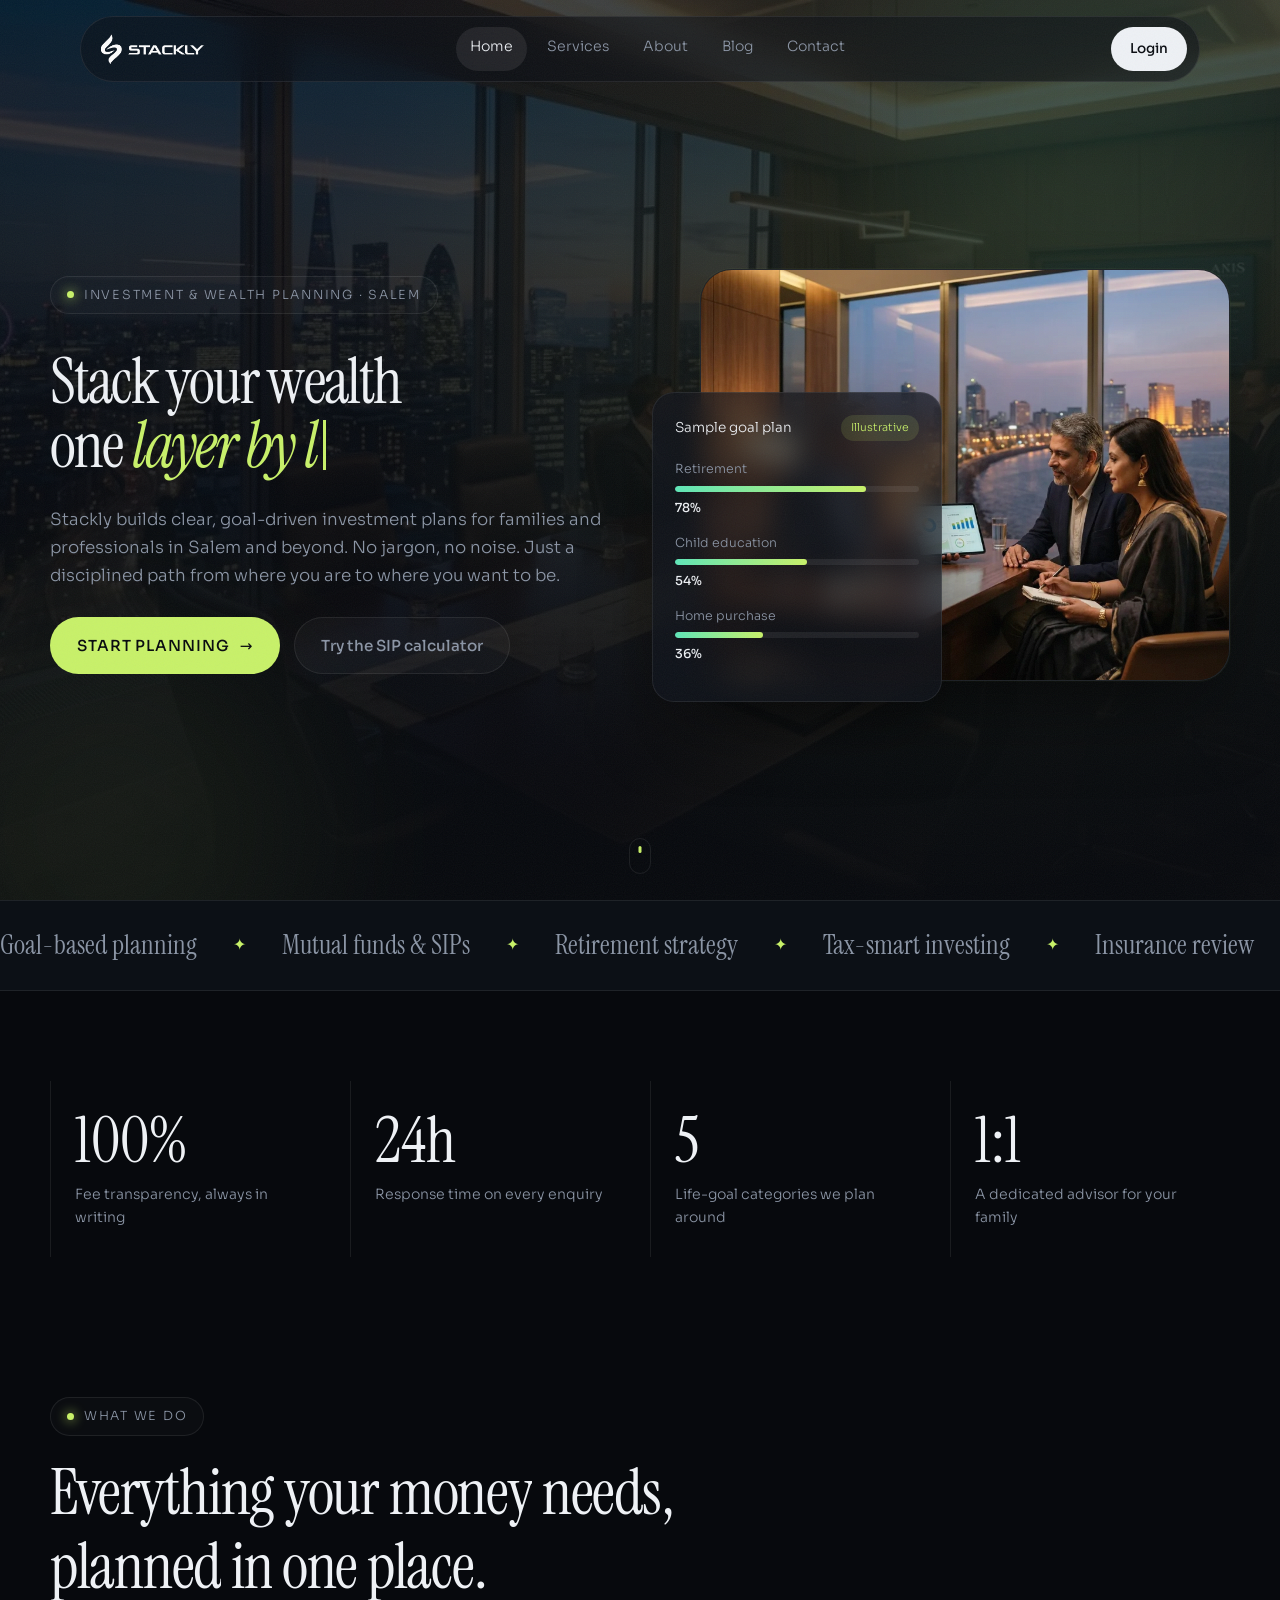
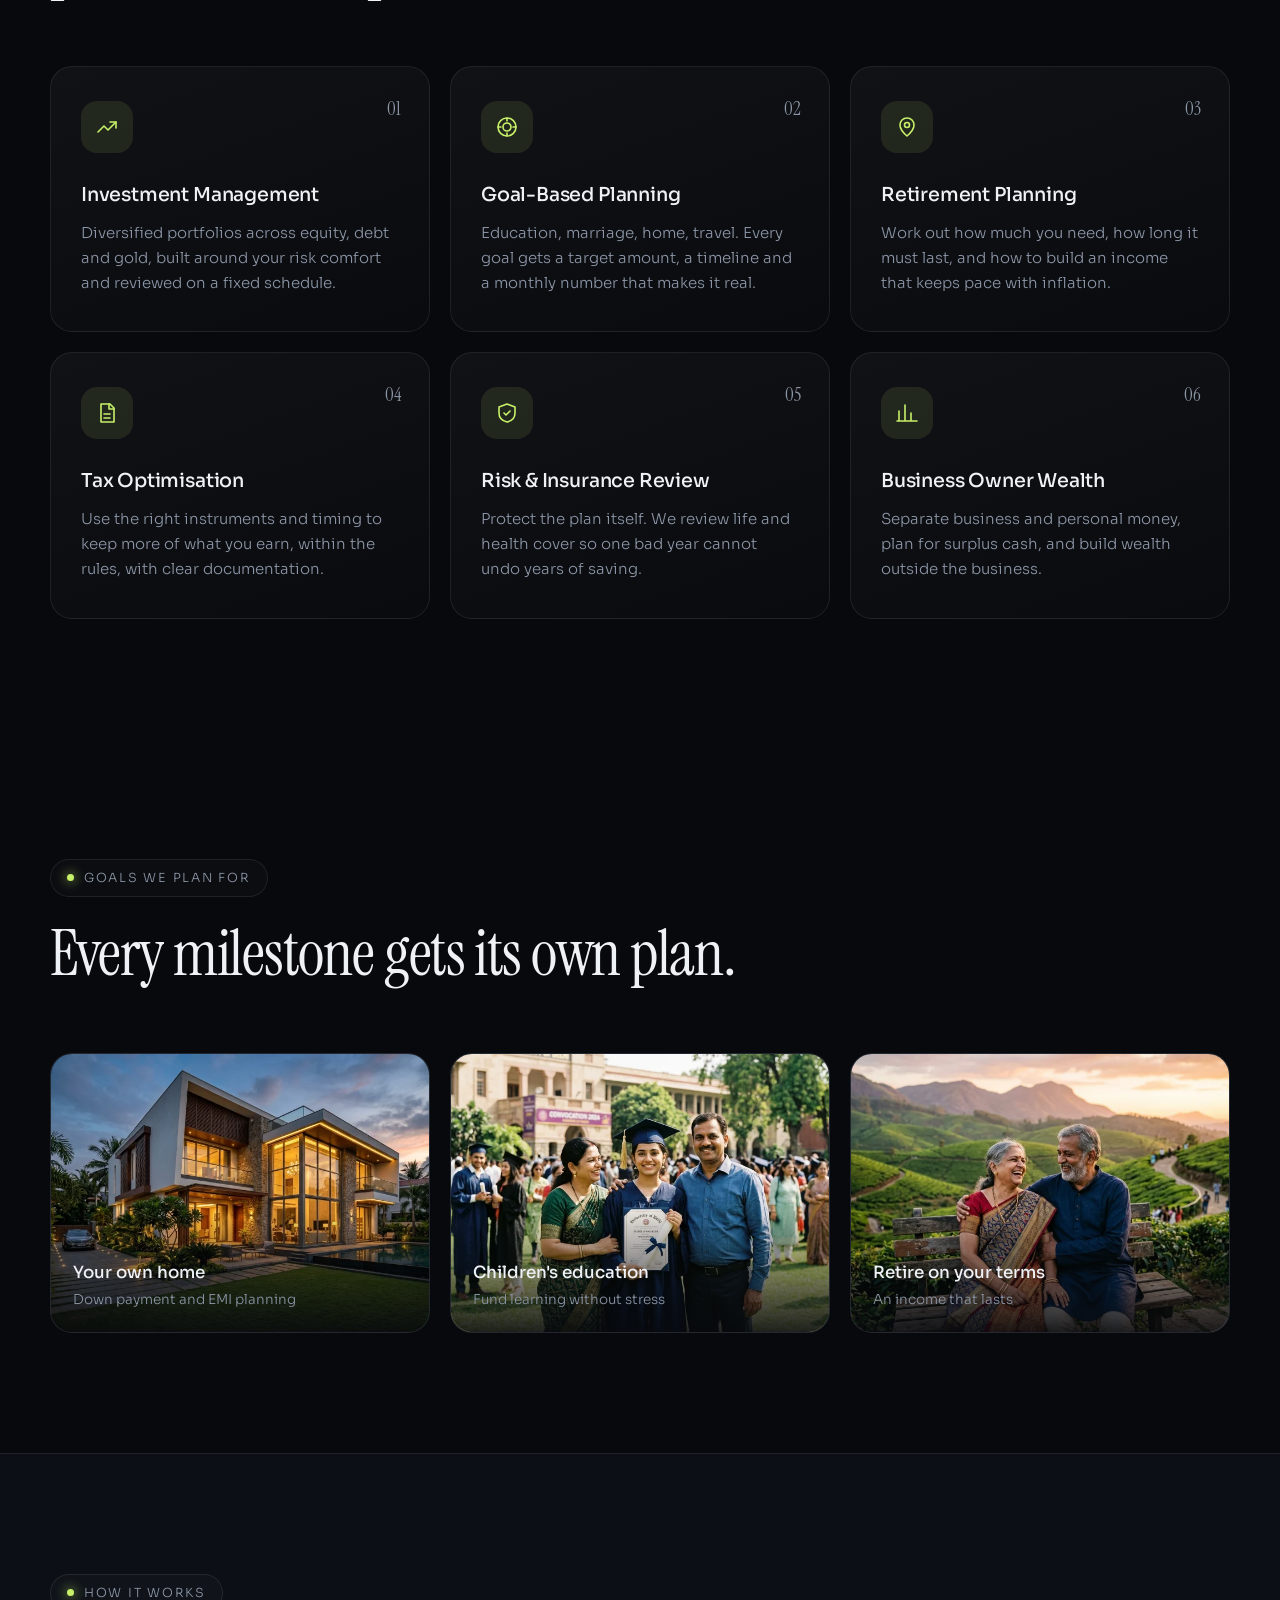
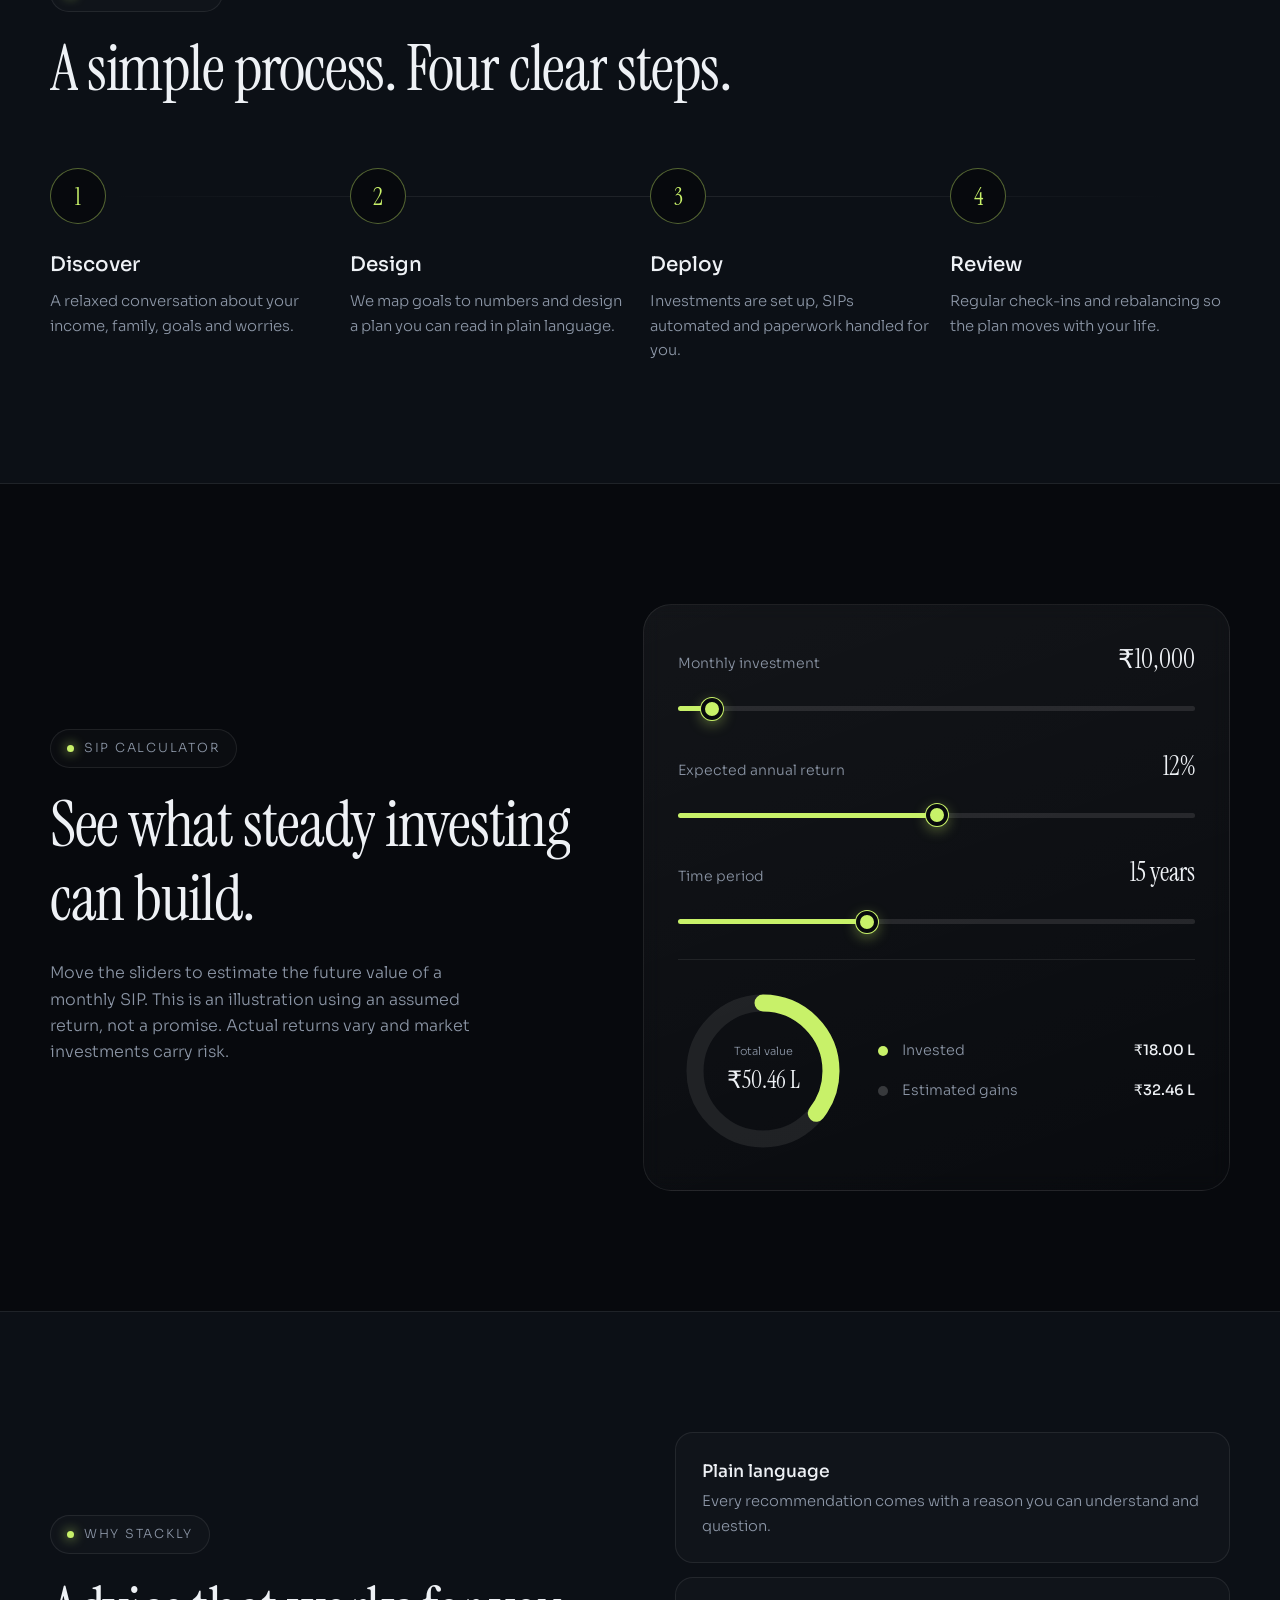
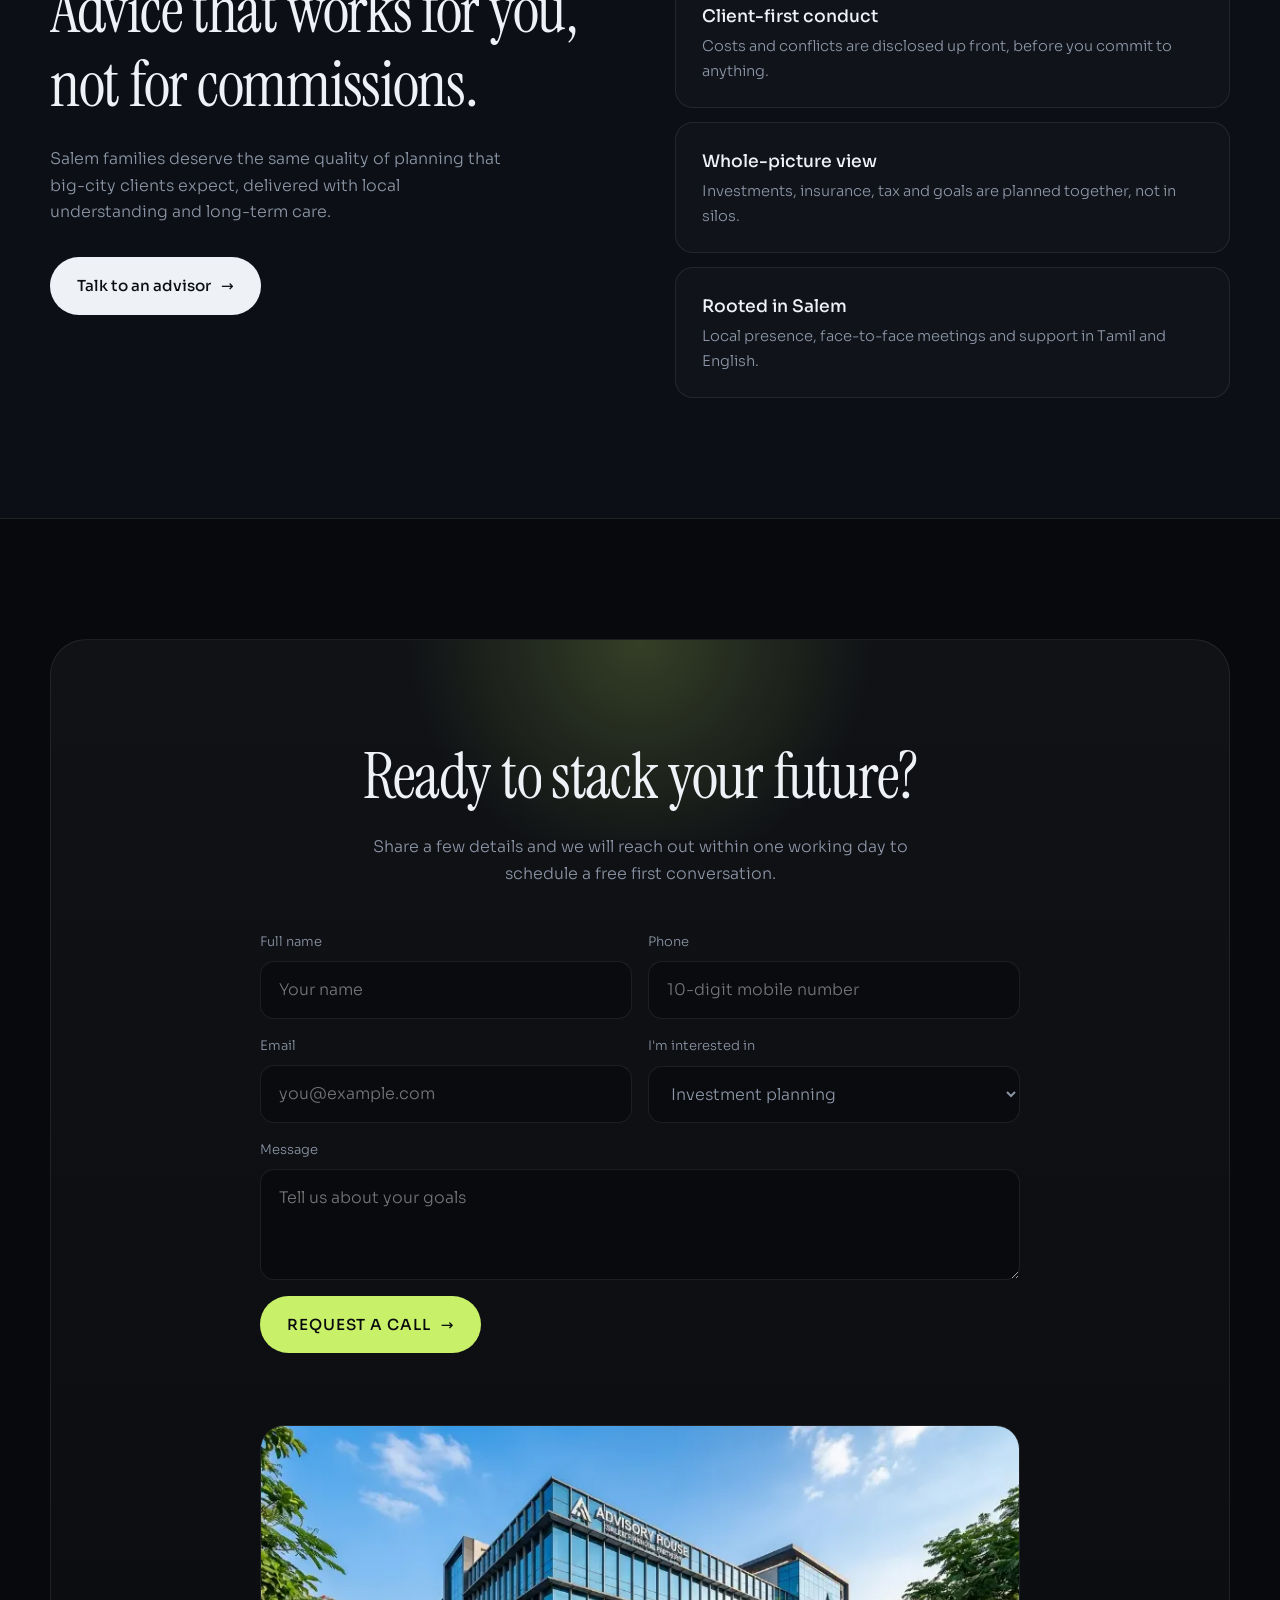
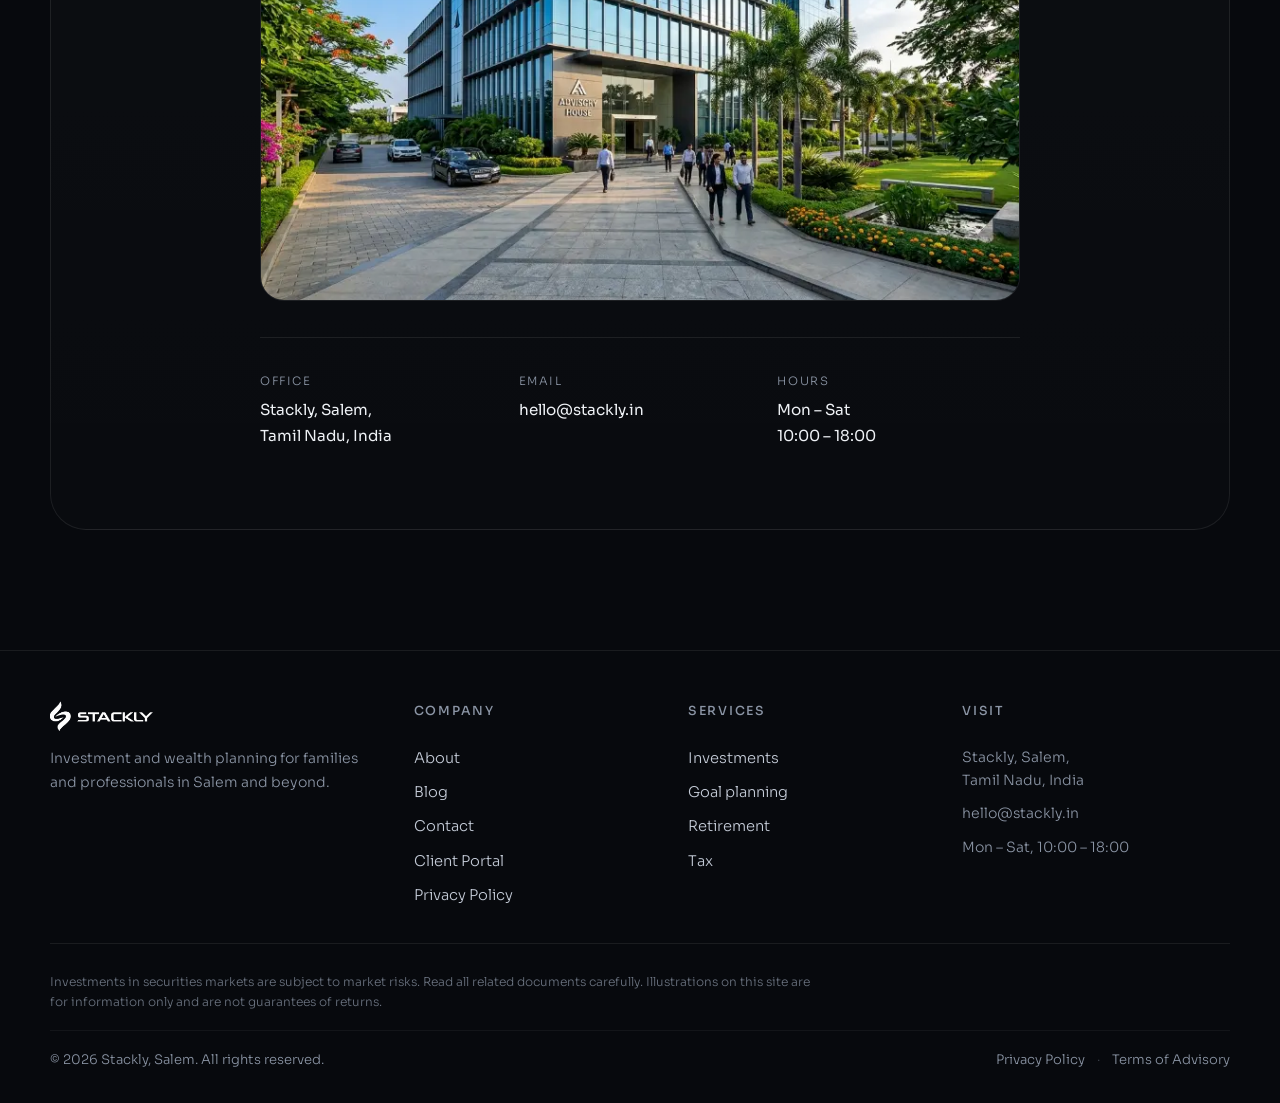
<file: index.html>
<!DOCTYPE html>
<html lang="en">
<head>
<meta charset="UTF-8" />
<meta name="viewport" content="width=device-width, initial-scale=1.0, viewport-fit=cover" />
<title>Stackly | Investment & Wealth Planning, Salem</title>
<meta name="description" content="Stackly is a Salem-based investment and wealth planning firm. Goal-based planning, portfolio management, retirement and tax strategy." />
<link rel="preconnect" href="https://fonts.googleapis.com" />
<link rel="preconnect" href="https://fonts.gstatic.com" crossorigin />
<link href="https://fonts.googleapis.com/css2?family=Instrument+Serif:ital@0;1&family=Sora:wght@300;400;500;600;700&display=swap" rel="stylesheet" />
<link rel="stylesheet" href="styles.css" />
</head>
<body>

<div class="glow" aria-hidden="true"></div>
<div class="grain" aria-hidden="true"></div>

<!-- NAV -->
<header class="nav" id="nav">
  <a href="index.html" class="logo" aria-label="Stackly home">
    <img src="assets/stackly-logo.webp" alt="Stackly" class="logo-img" />
  </a>
  <nav class="nav-links" id="navLinks">
    <a href="index.html" class="active" aria-current="page">Home</a>
    <a href="services.html">Services</a>
    <a href="about.html">About</a>
    <a href="blog.html">Blog</a>
    <a href="contact.html">Contact</a>
    <a href="login.html" class="nav-mobile-login">Login to Portal <span class="arrow">→</span></a>
  </nav>
  <a href="login.html" class="btn btn-sm btn-light nav-cta">Login</a>
  <button class="burger" id="burger" aria-label="Menu"><span></span><span></span></button>
</header>

<main>
<!-- HERO -->
<section class="hero" id="home">
  <div class="orb orb-a"></div>
  <div class="orb orb-b"></div>

  <div class="container hero-inner">
   <div class="hero-copy">
    <p class="eyebrow reveal"><span class="dot"></span> Investment &amp; Wealth Planning · Salem</p>

    <h1 class="hero-title" aria-label="Stack your wealth, one smart layer at a time">
      <span class="line" data-split="chars">Stack your wealth</span>
      <span class="line"><span data-split="chars">one&nbsp;</span><em class="rotator" id="rotator" aria-live="polite"></em><span class="caret"></span></span>
    </h1>

    <p class="hero-sub reveal" data-delay="500">
      Stackly builds clear, goal-driven investment plans for families and professionals in Salem and beyond. No jargon, no noise. Just a disciplined path from where you are to where you want to be.
    </p>

    <div class="hero-actions reveal" data-delay="650">
      <a href="contact.html" class="btn btn-primary">Start planning <span class="arrow">→</span></a>
      <a href="#calculator" class="btn btn-ghost">Try the SIP calculator</a>
    </div>
   </div>

   <div class="hero-media reveal" data-delay="300">
    <img src="assets/hero-visual.webp" width="640" height="700" alt="Illustration of investment blocks stacking upward with a rising trend line" fetchpriority="high" decoding="async" />
    <div class="hero-card reveal" data-delay="800">
      <div class="hc-head">
        <span>Sample goal plan</span>
        <span class="pill">Illustrative</span>
      </div>
      <div class="bars">
        <div class="bar"><label>Retirement</label><div class="track"><i style="--w:78%"></i></div><b>78%</b></div>
        <div class="bar"><label>Child education</label><div class="track"><i style="--w:54%"></i></div><b>54%</b></div>
        <div class="bar"><label>Home purchase</label><div class="track"><i style="--w:36%"></i></div><b>36%</b></div>
      </div>
    </div>
   </div>
  </div>

  <div class="scroll-hint" aria-hidden="true"><span></span></div>
</section>

<!-- MARQUEE -->
<section class="marquee" aria-hidden="true">
  <div class="marquee-track">
    <span>Goal-based planning</span><span>✦</span>
    <span>Mutual funds &amp; SIPs</span><span>✦</span>
    <span>Retirement strategy</span><span>✦</span>
    <span>Tax-smart investing</span><span>✦</span>
    <span>Insurance review</span><span>✦</span>
    <span>Portfolio rebalancing</span><span>✦</span>
    <span>Goal-based planning</span><span>✦</span>
    <span>Mutual funds &amp; SIPs</span><span>✦</span>
    <span>Retirement strategy</span><span>✦</span>
    <span>Tax-smart investing</span><span>✦</span>
    <span>Insurance review</span><span>✦</span>
    <span>Portfolio rebalancing</span><span>✦</span>
  </div>
</section>

<!-- COMMITMENTS -->
<section class="stats">
  <div class="container stats-grid">
    <div class="stat reveal"><b><span class="count" data-to="100">0</span>%</b><p>Fee transparency, always in writing</p></div>
    <div class="stat reveal" data-delay="100"><b><span class="count" data-to="24">0</span>h</b><p>Response time on every enquiry</p></div>
    <div class="stat reveal" data-delay="200"><b><span class="count" data-to="5">0</span></b><p>Life-goal categories we plan around</p></div>
    <div class="stat reveal" data-delay="300"><b><span class="count" data-to="1">0</span>:1</b><p>A dedicated advisor for your family</p></div>
  </div>
</section>

<!-- SERVICES -->
<section class="section" id="services">
  <div class="container">
    <div class="section-head">
      <p class="eyebrow reveal"><span class="dot"></span> What we do</p>
      <h2 class="h2" data-split="words">Everything your money needs, planned in one place.</h2>
    </div>

    <div class="cards">
      <article class="card tilt reveal">
        <span class="num">01</span>
        <div class="icon"><svg viewBox="0 0 24 24"><path d="M3 17l6-6 4 4 8-8"/><path d="M15 7h6v6"/></svg></div>
        <h3>Investment Management</h3>
        <p>Diversified portfolios across equity, debt and gold, built around your risk comfort and reviewed on a fixed schedule.</p>
      </article>
      <article class="card tilt reveal" data-delay="100">
        <span class="num">02</span>
        <div class="icon"><svg viewBox="0 0 24 24"><circle cx="12" cy="12" r="9"/><circle cx="12" cy="12" r="4"/><path d="M12 3v3M12 18v3M3 12h3M18 12h3"/></svg></div>
        <h3>Goal-Based Planning</h3>
        <p>Education, marriage, home, travel. Every goal gets a target amount, a timeline and a monthly number that makes it real.</p>
      </article>
      <article class="card tilt reveal" data-delay="200">
        <span class="num">03</span>
        <div class="icon"><svg viewBox="0 0 24 24"><path d="M12 3c4 0 7 3 7 7 0 5-7 11-7 11S5 15 5 10c0-4 3-7 7-7z"/><circle cx="12" cy="10" r="2.5"/></svg></div>
        <h3>Retirement Planning</h3>
        <p>Work out how much you need, how long it must last, and how to build an income that keeps pace with inflation.</p>
      </article>
      <article class="card tilt reveal">
        <span class="num">04</span>
        <div class="icon"><svg viewBox="0 0 24 24"><path d="M6 3h9l4 4v14H6z"/><path d="M14 3v5h5M9 13h6M9 17h6"/></svg></div>
        <h3>Tax Optimisation</h3>
        <p>Use the right instruments and timing to keep more of what you earn, within the rules, with clear documentation.</p>
      </article>
      <article class="card tilt reveal" data-delay="100">
        <span class="num">05</span>
        <div class="icon"><svg viewBox="0 0 24 24"><path d="M12 3l8 3v6c0 5-3.5 8-8 9-4.5-1-8-4-8-9V6z"/><path d="M9 12l2 2 4-4"/></svg></div>
        <h3>Risk &amp; Insurance Review</h3>
        <p>Protect the plan itself. We review life and health cover so one bad year cannot undo years of saving.</p>
      </article>
      <article class="card tilt reveal" data-delay="200">
        <span class="num">06</span>
        <div class="icon"><svg viewBox="0 0 24 24"><path d="M4 20V10M10 20V4M16 20v-8M22 20H2"/></svg></div>
        <h3>Business Owner Wealth</h3>
        <p>Separate business and personal money, plan for surplus cash, and build wealth outside the business.</p>
      </article>
    </div>
  </div>
</section>

<!-- GOALS GALLERY -->
<section class="section gallery-section" id="goals">
  <div class="container">
    <div class="section-head">
      <p class="eyebrow reveal"><span class="dot"></span> Goals we plan for</p>
      <h2 class="h2" data-split="words">Every milestone gets its own plan.</h2>
    </div>
    <div class="gallery">
      <figure class="shot reveal">
        <img src="assets/goal-home.webp" width="600" height="440" alt="A home with warm lit windows at dusk" loading="lazy" decoding="async" />
        <figcaption><b>Your own home</b><span>Down payment and EMI planning</span></figcaption>
      </figure>
      <figure class="shot reveal" data-delay="120">
        <img src="assets/goal-education.webp" width="600" height="440" alt="A graduation cap on a stack of books" loading="lazy" decoding="async" />
        <figcaption><b>Children's education</b><span>Fund learning without stress</span></figcaption>
      </figure>
      <figure class="shot reveal" data-delay="240">
        <img src="assets/goal-retirement.webp" width="600" height="440" alt="A calm sunset over hills with a bench under a tree" loading="lazy" decoding="async" />
        <figcaption><b>Retire on your terms</b><span>An income that lasts</span></figcaption>
      </figure>
    </div>
  </div>
</section>

<!-- PROCESS -->
<section class="section section-dark" id="process">
  <div class="container">
    <div class="section-head">
      <p class="eyebrow reveal"><span class="dot"></span> How it works</p>
      <h2 class="h2" data-split="words">A simple process. Four clear steps.</h2>
    </div>

    <div class="steps">
      <div class="step reveal">
        <div class="step-n">1</div>
        <h3>Discover</h3>
        <p>A relaxed conversation about your income, family, goals and worries.</p>
      </div>
      <div class="step reveal" data-delay="120">
        <div class="step-n">2</div>
        <h3>Design</h3>
        <p>We map goals to numbers and design a plan you can read in plain language.</p>
      </div>
      <div class="step reveal" data-delay="240">
        <div class="step-n">3</div>
        <h3>Deploy</h3>
        <p>Investments are set up, SIPs automated and paperwork handled for you.</p>
      </div>
      <div class="step reveal" data-delay="360">
        <div class="step-n">4</div>
        <h3>Review</h3>
        <p>Regular check-ins and rebalancing so the plan moves with your life.</p>
      </div>
    </div>
  </div>
</section>

<!-- CALCULATOR -->
<section class="section" id="calculator">
  <div class="container calc">
    <div class="calc-copy">
      <p class="eyebrow reveal"><span class="dot"></span> SIP calculator</p>
      <h2 class="h2" data-split="words">See what steady investing can build.</h2>
      <p class="muted reveal">Move the sliders to estimate the future value of a monthly SIP. This is an illustration using an assumed return, not a promise. Actual returns vary and market investments carry risk.</p>
    </div>

    <div class="calc-box reveal" data-delay="150">
      <div class="field">
        <div class="field-top"><label for="amt">Monthly investment</label><output id="amtOut">₹10,000</output></div>
        <input type="range" id="amt" min="1000" max="200000" step="500" value="10000" />
      </div>
      <div class="field">
        <div class="field-top"><label for="rate">Expected annual return</label><output id="rateOut">12%</output></div>
        <input type="range" id="rate" min="4" max="20" step="0.5" value="12" />
      </div>
      <div class="field">
        <div class="field-top"><label for="yrs">Time period</label><output id="yrsOut">15 years</output></div>
        <input type="range" id="yrs" min="1" max="40" step="1" value="15" />
      </div>

      <div class="result">
        <div class="donut" aria-hidden="true">
          <svg viewBox="0 0 120 120">
            <circle cx="60" cy="60" r="48" class="d-bg"/>
            <circle cx="60" cy="60" r="48" class="d-fg" id="donut" pathLength="100"/>
          </svg>
          <div class="donut-c"><small>Total value</small><b id="total">₹0</b></div>
        </div>
        <ul class="legend">
          <li><i class="k1"></i><span>Invested</span><b id="invested">₹0</b></li>
          <li><i class="k2"></i><span>Estimated gains</span><b id="gains">₹0</b></li>
        </ul>
      </div>
    </div>
  </div>
</section>

<!-- WHY -->
<section class="section section-dark" id="why">
  <div class="container why">
    <div>
      <p class="eyebrow reveal"><span class="dot"></span> Why Stackly</p>
      <h2 class="h2" data-split="words">Advice that works for you, not for commissions.</h2>
      <p class="muted reveal">Salem families deserve the same quality of planning that big-city clients expect, delivered with local understanding and long-term care.</p>
      <a href="contact.html" class="btn btn-light reveal">Talk to an advisor <span class="arrow">→</span></a>
    </div>
    <ul class="why-list">
      <li class="reveal"><b>Plain language</b><span>Every recommendation comes with a reason you can understand and question.</span></li>
      <li class="reveal" data-delay="100"><b>Client-first conduct</b><span>Costs and conflicts are disclosed up front, before you commit to anything.</span></li>
      <li class="reveal" data-delay="200"><b>Whole-picture view</b><span>Investments, insurance, tax and goals are planned together, not in silos.</span></li>
      <li class="reveal" data-delay="300"><b>Rooted in Salem</b><span>Local presence, face-to-face meetings and support in Tamil and English.</span></li>
    </ul>
  </div>
</section>

<!-- CTA / CONTACT -->
<section class="section" id="contact">
  <div class="container">
    <div class="cta">
      <div class="cta-glow"></div>
      <h2 class="h2 center" data-split="words">Ready to stack your future?</h2>
      <p class="muted center reveal">Share a few details and we will reach out within one working day to schedule a free first conversation.</p>

      <form class="form reveal" id="form" novalidate>
        <div class="row">
          <label>Full name<input type="text" name="name" required placeholder="Your name" /></label>
          <label>Phone<input type="tel" name="phone" required placeholder="10-digit mobile number" /></label>
        </div>
        <div class="row">
          <label>Email<input type="email" name="email" placeholder="you@example.com" /></label>
          <label>I'm interested in
            <select name="topic">
              <option>Investment planning</option>
              <option>Retirement planning</option>
              <option>Goal-based SIPs</option>
              <option>Tax planning</option>
              <option>Insurance review</option>
            </select>
          </label>
        </div>
        <label>Message<textarea name="msg" rows="3" placeholder="Tell us about your goals"></textarea></label>
        <button class="btn btn-primary" type="submit">Request a call <span class="arrow">→</span></button>
        <p class="form-note" id="formNote" role="status"></p>
      </form>

      <figure class="map reveal">
        <img src="assets/salem-map.webp" width="760" height="320" alt="Map showing the Stackly office in Salem, Tamil Nadu" loading="lazy" decoding="async" />
      </figure>

      <div class="contact-cards">
        <div><small>Office</small><b>Stackly, Salem,<br />Tamil Nadu, India</b></div>
        <div><small>Email</small><b>hello@stackly.in</b></div>
        <div><small>Hours</small><b>Mon – Sat<br />10:00 – 18:00</b></div>
      </div>
    </div>
  </div>
</section>
</main>

<footer class="footer">
  <div class="container">
    <div class="foot-grid">
      <div class="foot-brand">
        <a href="index.html" class="logo" aria-label="Stackly home"><img src="assets/stackly-logo.webp" alt="Stackly" class="logo-img" /></a>
        <p>Investment and wealth planning for families and professionals in Salem and beyond.</p>
      </div>
      <div><h4>Company</h4><a href="about.html">About</a><a href="blog.html">Blog</a><a href="contact.html">Contact</a><a href="login.html">Client Portal</a><a href="privacy.html">Privacy Policy</a></div>
      <div><h4>Services</h4><a href="services.html#investment">Investments</a><a href="services.html#goals">Goal planning</a><a href="services.html#retirement">Retirement</a><a href="services.html#tax">Tax</a></div>
      <div><h4>Visit</h4><p>Stackly, Salem,<br />Tamil Nadu, India</p><p>hello@stackly.in</p><p>Mon – Sat, 10:00 – 18:00</p></div>
    </div>
    <p class="disc">Investments in securities markets are subject to market risks. Read all related documents carefully. Illustrations on this site are for information only and are not guarantees of returns.</p>
    <div class="foot-bottom">
      <p class="copy">© <span id="yr">2026</span> Stackly, Salem. All rights reserved.</p>
      <div class="foot-legal">
        <a href="privacy.html">Privacy Policy</a>
        <span class="sep">·</span>
        <a href="privacy.html#terms">Terms of Advisory</a>
      </div>
    </div>
  </div>
</footer>

<button class="scroll-top" id="scrollTop" aria-label="Scroll to top" title="Scroll to top">
  <svg viewBox="0 0 24 24" fill="none" stroke="currentColor" stroke-linecap="round" stroke-linejoin="round"><path d="M12 19V5M5 12l7-7 7 7"/></svg>
</button>

<script src="script.js"></script>
</body>
</html>
</file>
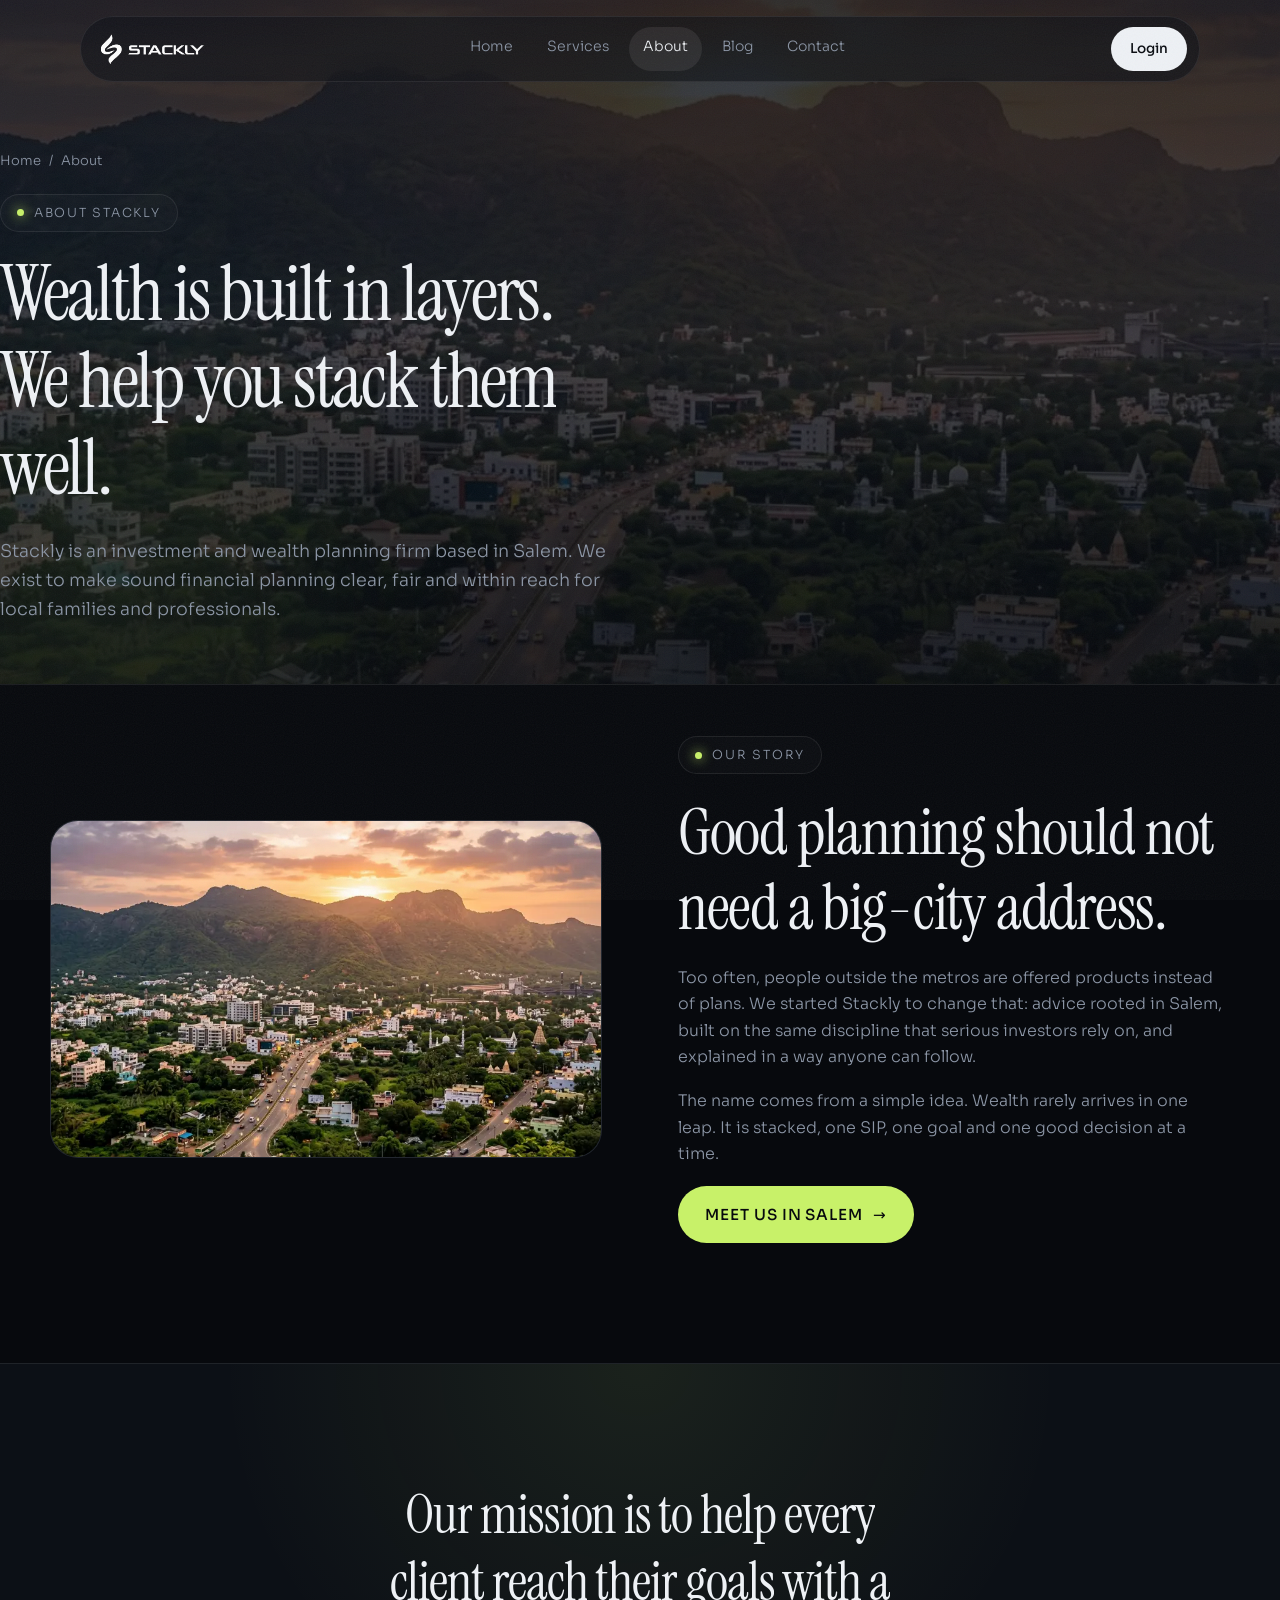
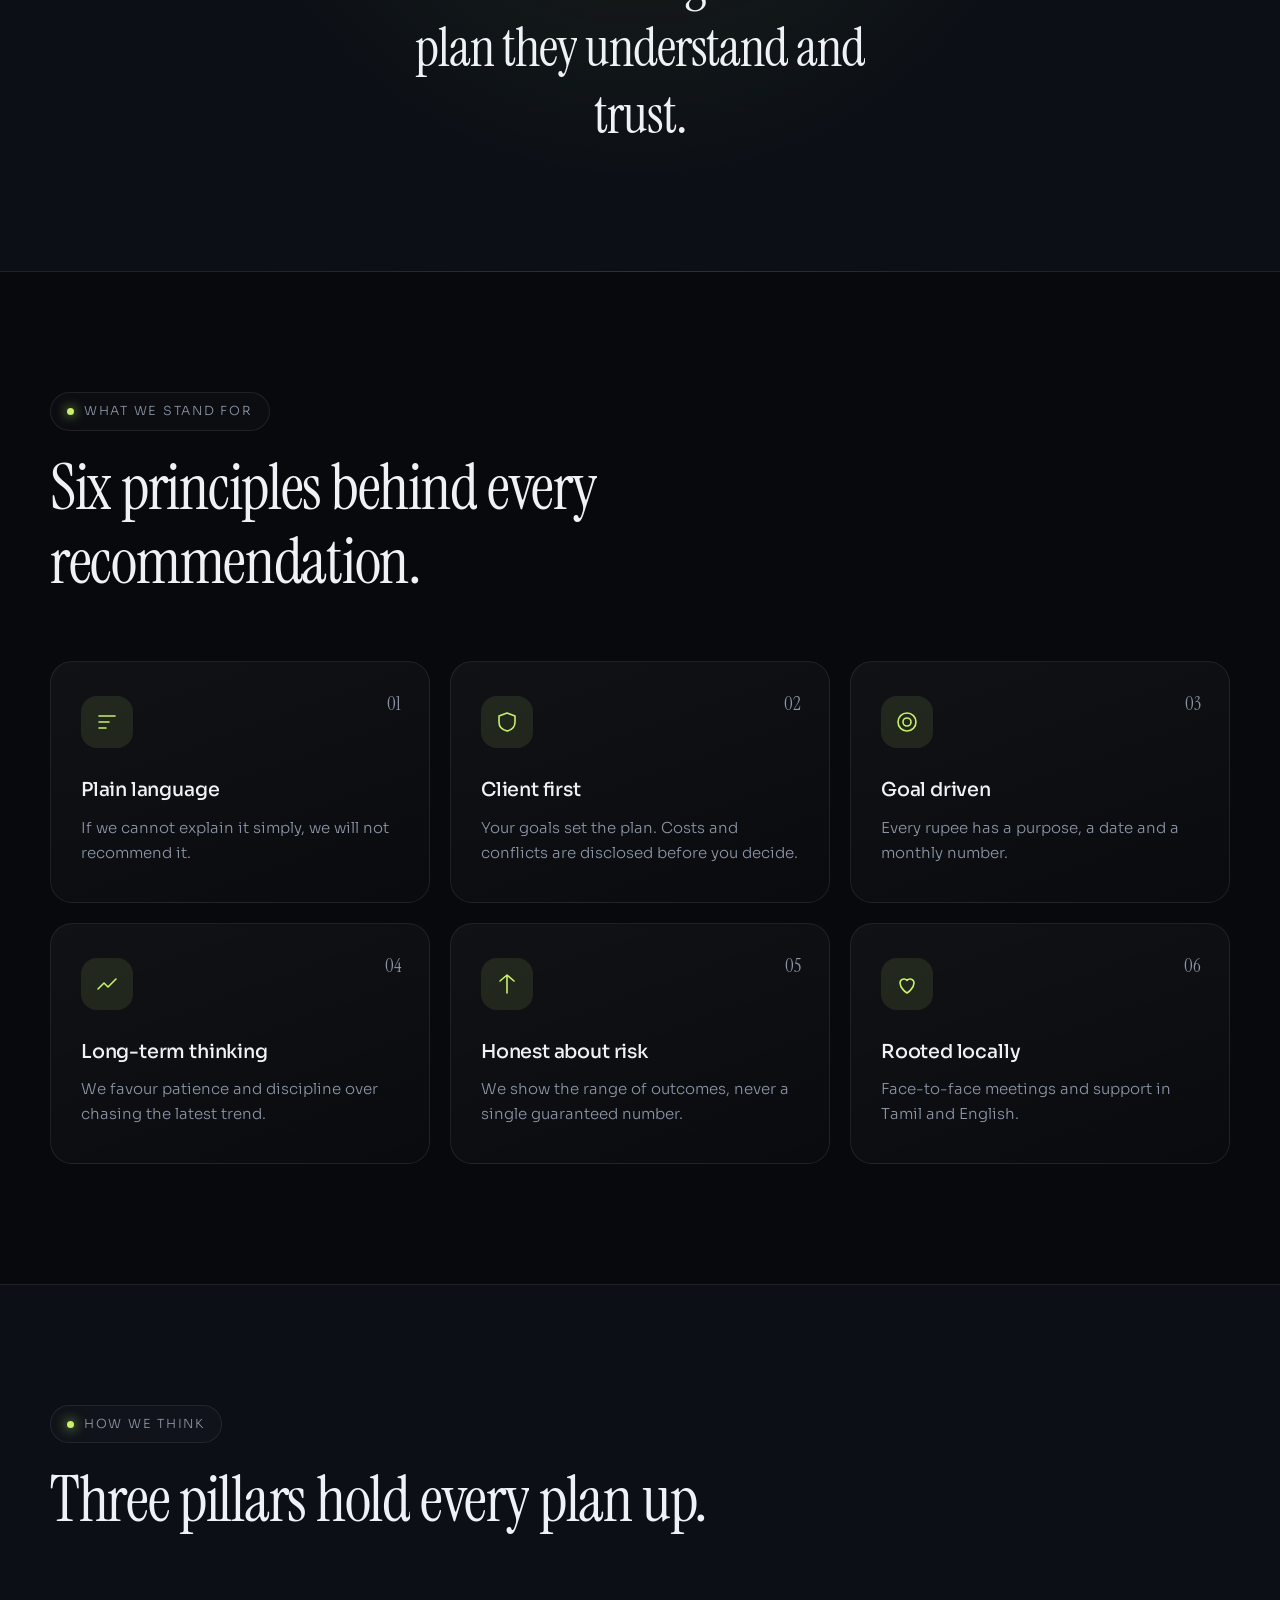
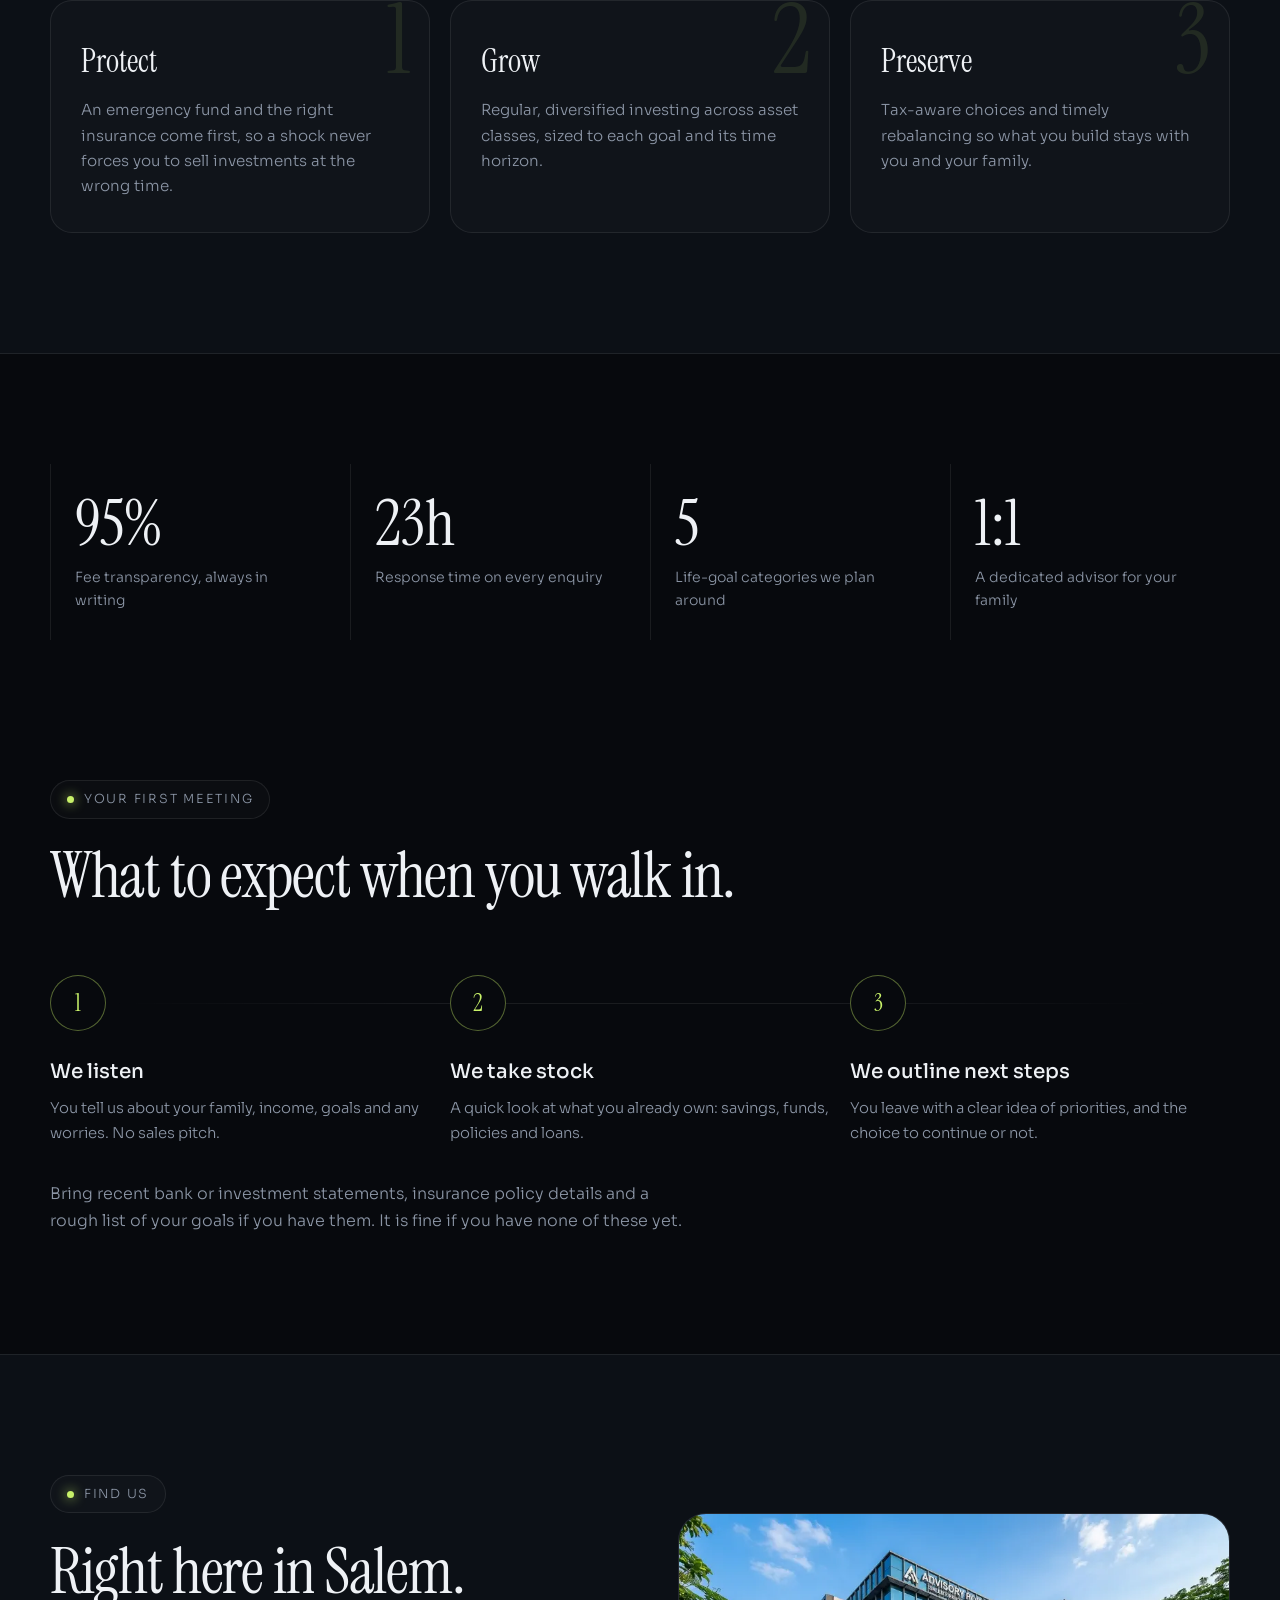
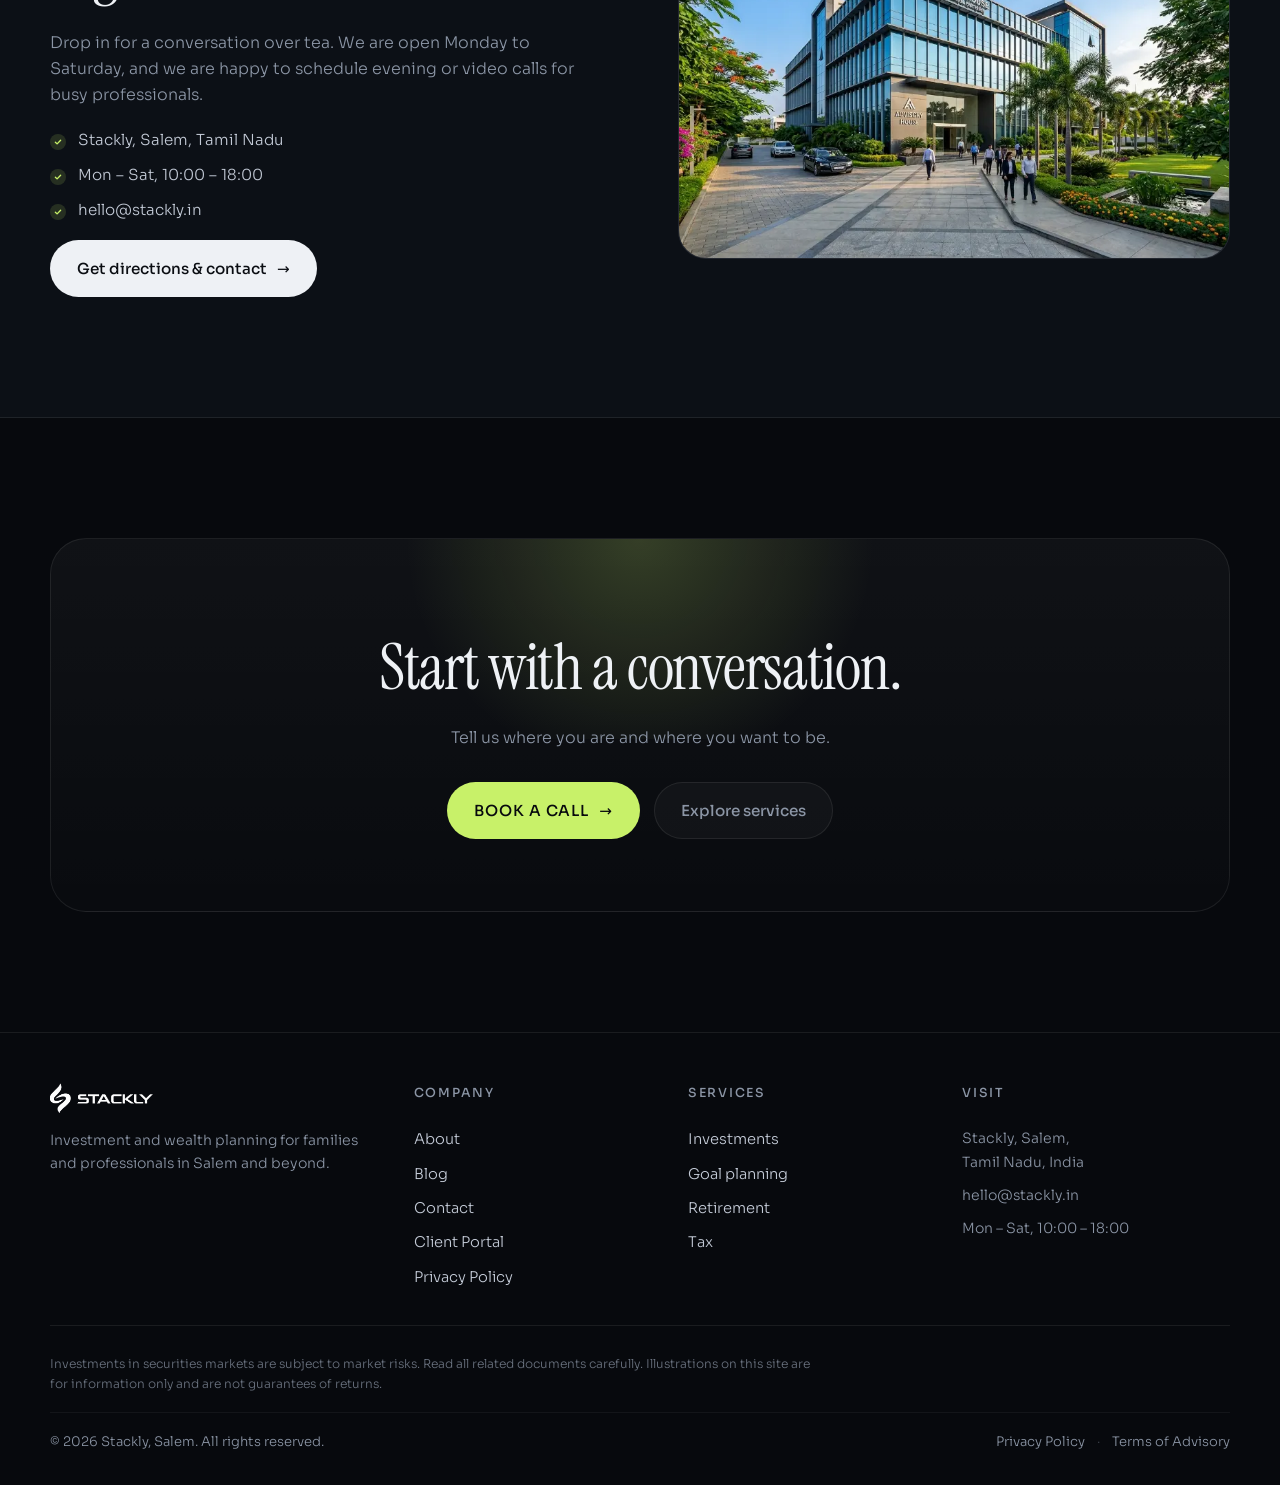
<file: about.html>
<!DOCTYPE html>
<html lang="en">
<head>
<meta charset="UTF-8" />
<meta name="viewport" content="width=device-width, initial-scale=1.0, viewport-fit=cover" />
<title>About | Stackly Investment & Wealth Planning, Salem</title>
<meta name="description" content="Learn how Stackly approaches investment and wealth planning in Salem: plain language, transparent fees and plans built around your goals." />
<link rel="preconnect" href="https://fonts.googleapis.com" />
<link rel="preconnect" href="https://fonts.gstatic.com" crossorigin />
<link href="https://fonts.googleapis.com/css2?family=Instrument+Serif:ital@0;1&family=Sora:wght@300;400;500;600;700&display=swap" rel="stylesheet" />
<link rel="stylesheet" href="styles.css" />
</head>
<body>
<div class="glow" aria-hidden="true"></div>
<div class="grain" aria-hidden="true"></div>

<header class="nav" id="nav">
  <a href="index.html" class="logo" aria-label="Stackly home"><img src="assets/stackly-logo.webp" alt="Stackly" class="logo-img" /></a>
  <nav class="nav-links" id="navLinks">
    <a href="index.html">Home</a>
    <a href="services.html">Services</a>
    <a href="about.html" class="active" aria-current="page">About</a>
    <a href="blog.html">Blog</a>
    <a href="contact.html">Contact</a>
    <a href="login.html" class="nav-mobile-login">Login to Portal <span class="arrow">→</span></a>
  </nav>
  <a href="login.html" class="btn btn-sm btn-light nav-cta">Login</a>
  <button class="burger" id="burger" aria-label="Menu"><span></span><span></span></button>
</header>

<main>
<section class="page-hero hero-about">
  <div class="orb orb-b"></div>
  <div class="container">
    <nav class="crumbs" aria-label="Breadcrumb"><a href="index.html">Home</a><span>/</span><span>About</span></nav>
    <p class="eyebrow reveal"><span class="dot"></span> About Stackly</p>
    <h1 class="page-title" data-split="words">Wealth is built in layers. We help you stack them well.</h1>
    <p class="page-sub reveal" data-delay="300">Stackly is an investment and wealth planning firm based in Salem. We exist to make sound financial planning clear, fair and within reach for local families and professionals.</p>
  </div>
</section>

<!-- STORY -->
<section class="section">
  <div class="container split">
    <figure class="split-media reveal"><img src="assets/about-salem.webp" width="800" height="560" alt="Stylised Salem skyline at sunset with hills" loading="lazy" decoding="async" /></figure>
    <div class="split-body">
      <p class="eyebrow reveal"><span class="dot"></span> Our story</p>
      <h2 class="h2" data-split="words">Good planning should not need a big-city address.</h2>
      <p class="muted reveal">Too often, people outside the metros are offered products instead of plans. We started Stackly to change that: advice rooted in Salem, built on the same discipline that serious investors rely on, and explained in a way anyone can follow.</p>
      <p class="muted reveal">The name comes from a simple idea. Wealth rarely arrives in one leap. It is stacked, one SIP, one goal and one good decision at a time.</p>
      <a href="contact.html" class="btn btn-primary reveal">Meet us in Salem <span class="arrow">→</span></a>
    </div>
  </div>
</section>

<!-- MISSION BAND -->
<section class="quote-band">
  <div class="container">
    <p class="quote" data-split="words">Our mission is to help every client reach their goals with a plan they understand and trust.</p>
  </div>
</section>

<!-- VALUES -->
<section class="section" id="values">
  <div class="container">
    <div class="section-head">
      <p class="eyebrow reveal"><span class="dot"></span> What we stand for</p>
      <h2 class="h2" data-split="words">Six principles behind every recommendation.</h2>
    </div>
    <div class="cards">
      <article class="card tilt reveal"><span class="num">01</span><div class="icon"><svg viewBox="0 0 24 24"><path d="M4 6h16M4 12h10M4 18h7"/></svg></div><h3>Plain language</h3><p>If we cannot explain it simply, we will not recommend it.</p></article>
      <article class="card tilt reveal" data-delay="100"><span class="num">02</span><div class="icon"><svg viewBox="0 0 24 24"><path d="M12 3l8 3v6c0 5-3.5 8-8 9-4.5-1-8-4-8-9V6z"/></svg></div><h3>Client first</h3><p>Your goals set the plan. Costs and conflicts are disclosed before you decide.</p></article>
      <article class="card tilt reveal" data-delay="200"><span class="num">03</span><div class="icon"><svg viewBox="0 0 24 24"><circle cx="12" cy="12" r="9"/><circle cx="12" cy="12" r="4"/></svg></div><h3>Goal driven</h3><p>Every rupee has a purpose, a date and a monthly number.</p></article>
      <article class="card tilt reveal"><span class="num">04</span><div class="icon"><svg viewBox="0 0 24 24"><path d="M3 17l6-6 4 4 8-8"/></svg></div><h3>Long-term thinking</h3><p>We favour patience and discipline over chasing the latest trend.</p></article>
      <article class="card tilt reveal" data-delay="100"><span class="num">05</span><div class="icon"><svg viewBox="0 0 24 24"><path d="M12 3v18M5 9l7-6 7 6"/></svg></div><h3>Honest about risk</h3><p>We show the range of outcomes, never a single guaranteed number.</p></article>
      <article class="card tilt reveal" data-delay="200"><span class="num">06</span><div class="icon"><svg viewBox="0 0 24 24"><path d="M12 21s-7-4.4-7-10a4 4 0 0 1 7-2.6A4 4 0 0 1 19 11c0 5.6-7 10-7 10z"/></svg></div><h3>Rooted locally</h3><p>Face-to-face meetings and support in Tamil and English.</p></article>
    </div>
  </div>
</section>

<!-- HOW WE THINK -->
<section class="section section-dark" id="think">
  <div class="container">
    <div class="section-head">
      <p class="eyebrow reveal"><span class="dot"></span> How we think</p>
      <h2 class="h2" data-split="words">Three pillars hold every plan up.</h2>
    </div>
    <div class="pillars">
      <article class="pillar reveal"><b>1</b><h3>Protect</h3><p>An emergency fund and the right insurance come first, so a shock never forces you to sell investments at the wrong time.</p></article>
      <article class="pillar reveal" data-delay="120"><b>2</b><h3>Grow</h3><p>Regular, diversified investing across asset classes, sized to each goal and its time horizon.</p></article>
      <article class="pillar reveal" data-delay="240"><b>3</b><h3>Preserve</h3><p>Tax-aware choices and timely rebalancing so what you build stays with you and your family.</p></article>
    </div>
  </div>
</section>

<!-- COMMITMENTS -->
<section class="stats" style="padding-top:clamp(64px,9vw,110px)">
  <div class="container stats-grid">
    <div class="stat reveal"><b><span class="count" data-to="100">0</span>%</b><p>Fee transparency, always in writing</p></div>
    <div class="stat reveal" data-delay="100"><b><span class="count" data-to="24">0</span>h</b><p>Response time on every enquiry</p></div>
    <div class="stat reveal" data-delay="200"><b><span class="count" data-to="5">0</span></b><p>Life-goal categories we plan around</p></div>
    <div class="stat reveal" data-delay="300"><b><span class="count" data-to="1">0</span>:1</b><p>A dedicated advisor for your family</p></div>
  </div>
</section>

<!-- FIRST MEETING -->
<section class="section" id="first-meeting">
  <div class="container">
    <div class="section-head">
      <p class="eyebrow reveal"><span class="dot"></span> Your first meeting</p>
      <h2 class="h2" data-split="words">What to expect when you walk in.</h2>
    </div>
    <div class="steps three">
      <div class="step reveal"><div class="step-n">1</div><h3>We listen</h3><p>You tell us about your family, income, goals and any worries. No sales pitch.</p></div>
      <div class="step reveal" data-delay="120"><div class="step-n">2</div><h3>We take stock</h3><p>A quick look at what you already own: savings, funds, policies and loans.</p></div>
      <div class="step reveal" data-delay="240"><div class="step-n">3</div><h3>We outline next steps</h3><p>You leave with a clear idea of priorities, and the choice to continue or not.</p></div>
    </div>
    <p class="muted reveal" style="margin-top:36px;max-width:640px">Bring recent bank or investment statements, insurance policy details and a rough list of your goals if you have them. It is fine if you have none of these yet.</p>
  </div>
</section>

<!-- LOCAL -->
<section class="section section-dark">
  <div class="container split reverse">
    <div class="split-body">
      <p class="eyebrow reveal"><span class="dot"></span> Find us</p>
      <h2 class="h2" data-split="words">Right here in Salem.</h2>
      <p class="muted reveal">Drop in for a conversation over tea. We are open Monday to Saturday, and we are happy to schedule evening or video calls for busy professionals.</p>
      <ul class="ticks reveal">
        <li>Stackly, Salem, Tamil Nadu</li>
        <li>Mon – Sat, 10:00 – 18:00</li>
        <li>hello@stackly.in</li>
      </ul>
      <a href="contact.html" class="btn btn-light reveal">Get directions &amp; contact <span class="arrow">→</span></a>
    </div>
    <figure class="split-media reveal"><img src="assets/salem-map.webp" width="760" height="320" alt="Map showing the Stackly office in Salem, Tamil Nadu" loading="lazy" decoding="async" /></figure>
  </div>
</section>

<section class="section">
  <div class="container">
    <div class="cta cta-compact">
      <div class="cta-glow"></div>
      <h2 class="h2 center" data-split="words">Start with a conversation.</h2>
      <p class="muted center reveal">Tell us where you are and where you want to be.</p>
      <div class="cta-actions reveal"><a href="contact.html" class="btn btn-primary">Book a call <span class="arrow">→</span></a><a href="services.html" class="btn btn-ghost">Explore services</a></div>
    </div>
  </div>
</section>
</main>

<footer class="footer">
  <div class="container">
    <div class="foot-grid">
      <div class="foot-brand">
        <a href="index.html" class="logo" aria-label="Stackly home"><img src="assets/stackly-logo.webp" alt="Stackly" class="logo-img" /></a>
        <p>Investment and wealth planning for families and professionals in Salem and beyond.</p>
      </div>
      <div><h4>Company</h4><a href="about.html">About</a><a href="blog.html">Blog</a><a href="contact.html">Contact</a><a href="login.html">Client Portal</a><a href="privacy.html">Privacy Policy</a></div>
      <div><h4>Services</h4><a href="services.html#investment">Investments</a><a href="services.html#goals">Goal planning</a><a href="services.html#retirement">Retirement</a><a href="services.html#tax">Tax</a></div>
      <div><h4>Visit</h4><p>Stackly, Salem,<br />Tamil Nadu, India</p><p>hello@stackly.in</p><p>Mon – Sat, 10:00 – 18:00</p></div>
    </div>
    <p class="disc">Investments in securities markets are subject to market risks. Read all related documents carefully. Illustrations on this site are for information only and are not guarantees of returns.</p>
    <div class="foot-bottom">
      <p class="copy">© <span id="yr">2026</span> Stackly, Salem. All rights reserved.</p>
      <div class="foot-legal">
        <a href="privacy.html">Privacy Policy</a>
        <span class="sep">·</span>
        <a href="privacy.html#terms">Terms of Advisory</a>
      </div>
    </div>
  </div>
</footer>

<button class="scroll-top" id="scrollTop" aria-label="Scroll to top" title="Scroll to top">
  <svg viewBox="0 0 24 24" fill="none" stroke="currentColor" stroke-linecap="round" stroke-linejoin="round"><path d="M12 19V5M5 12l7-7 7 7"/></svg>
</button>

<script src="script.js"></script>
</body>
</html>
</file>
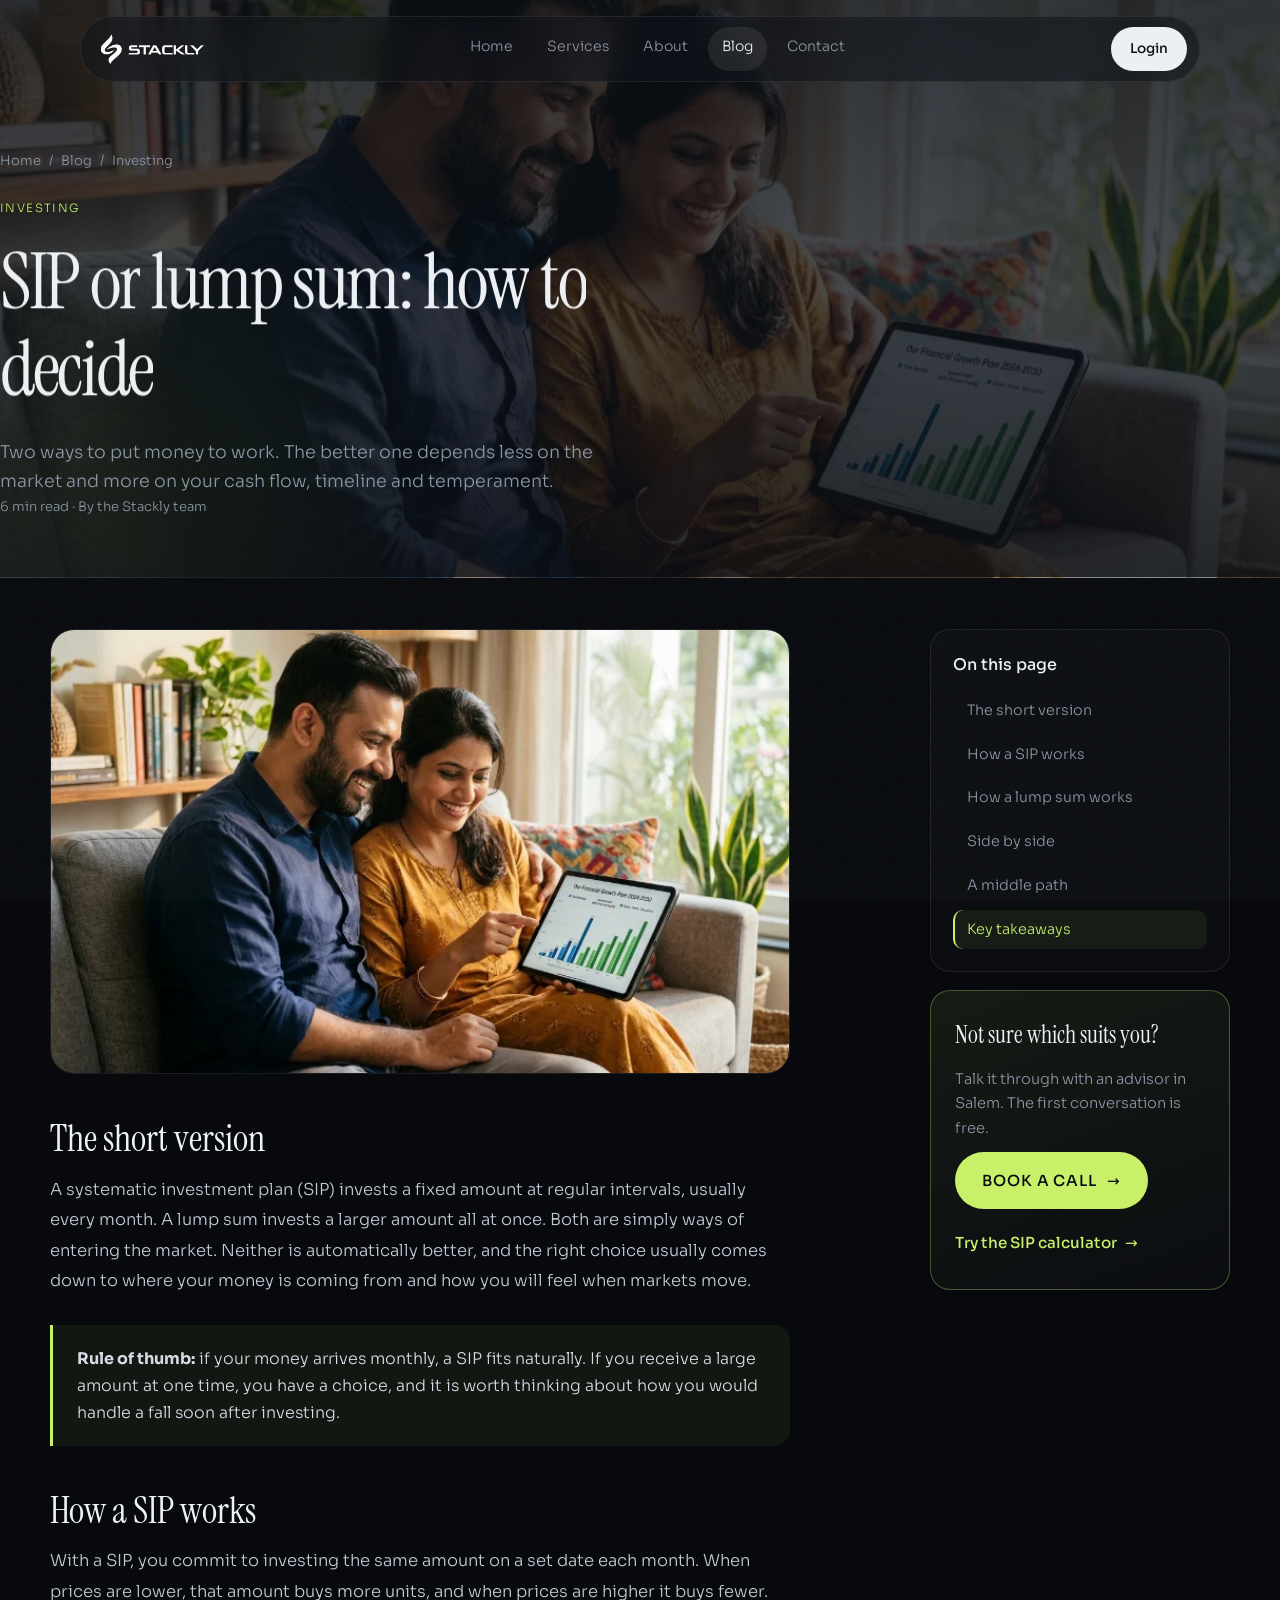
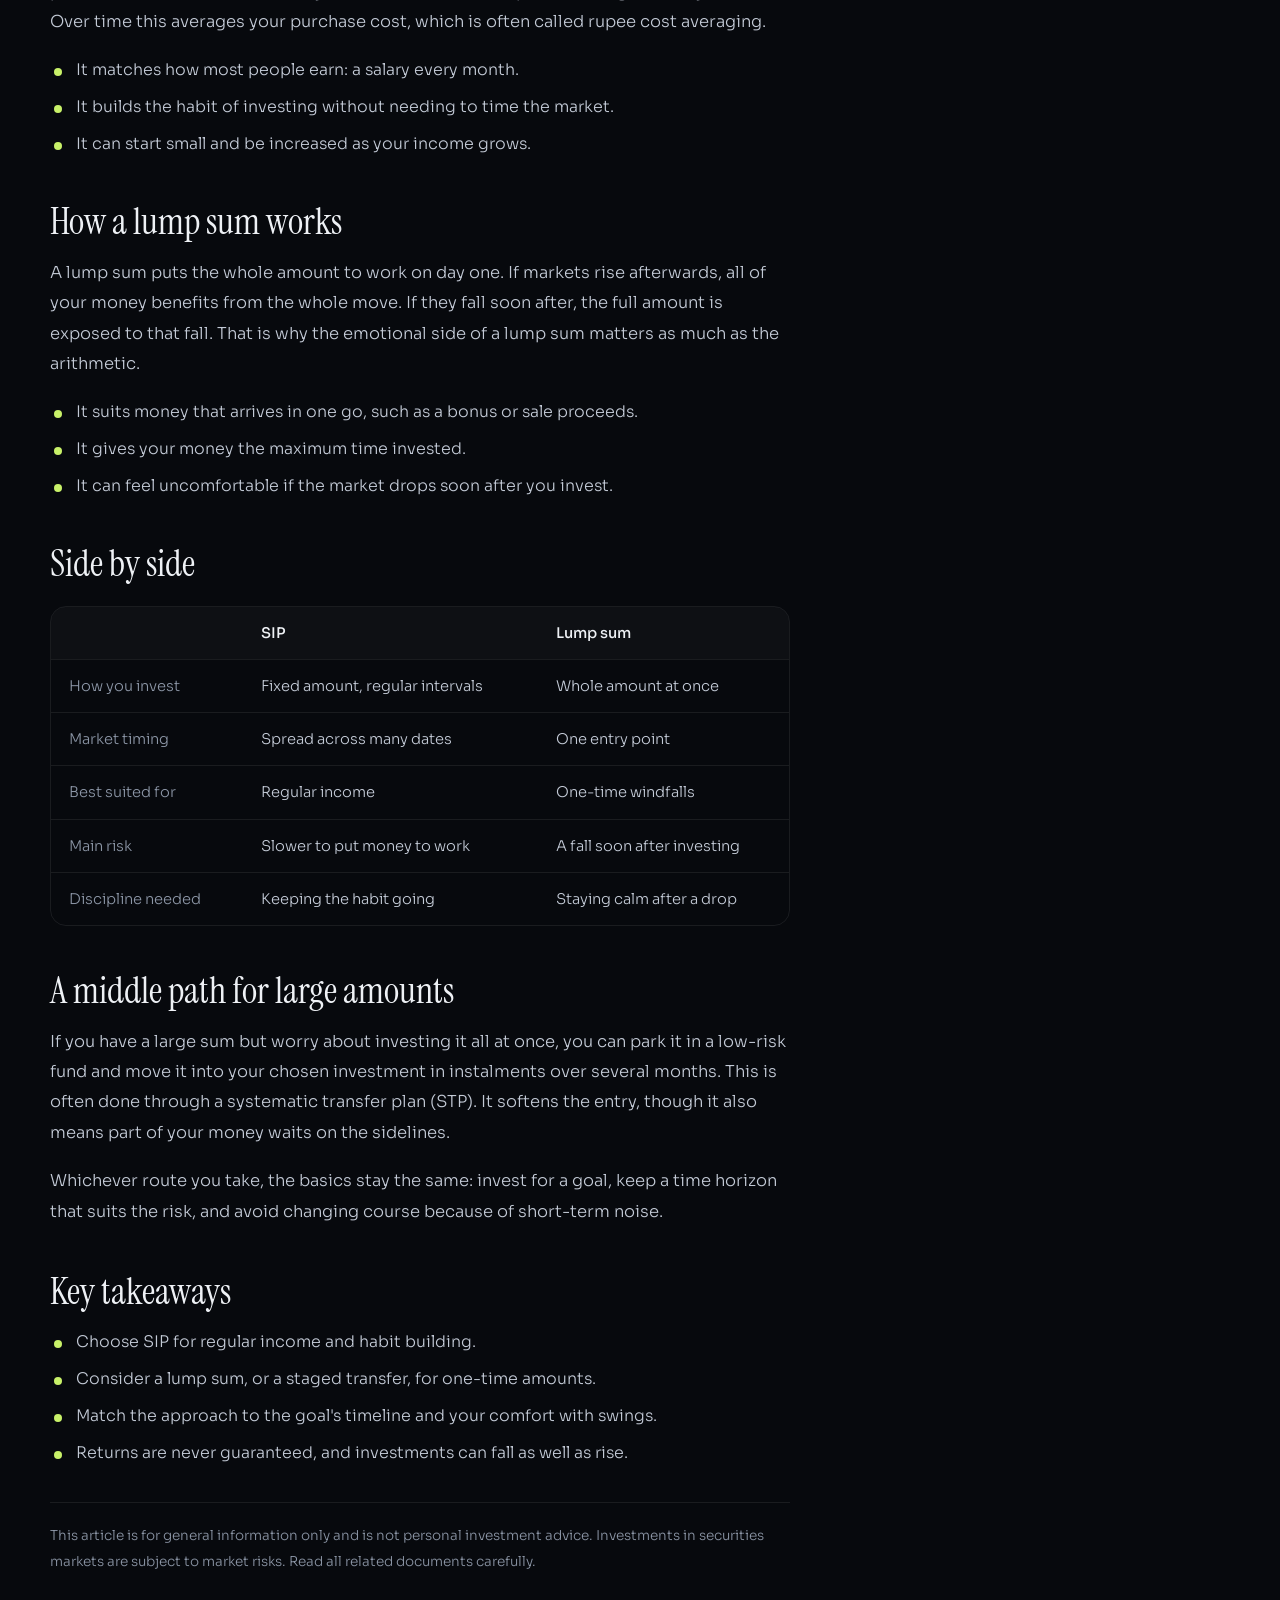
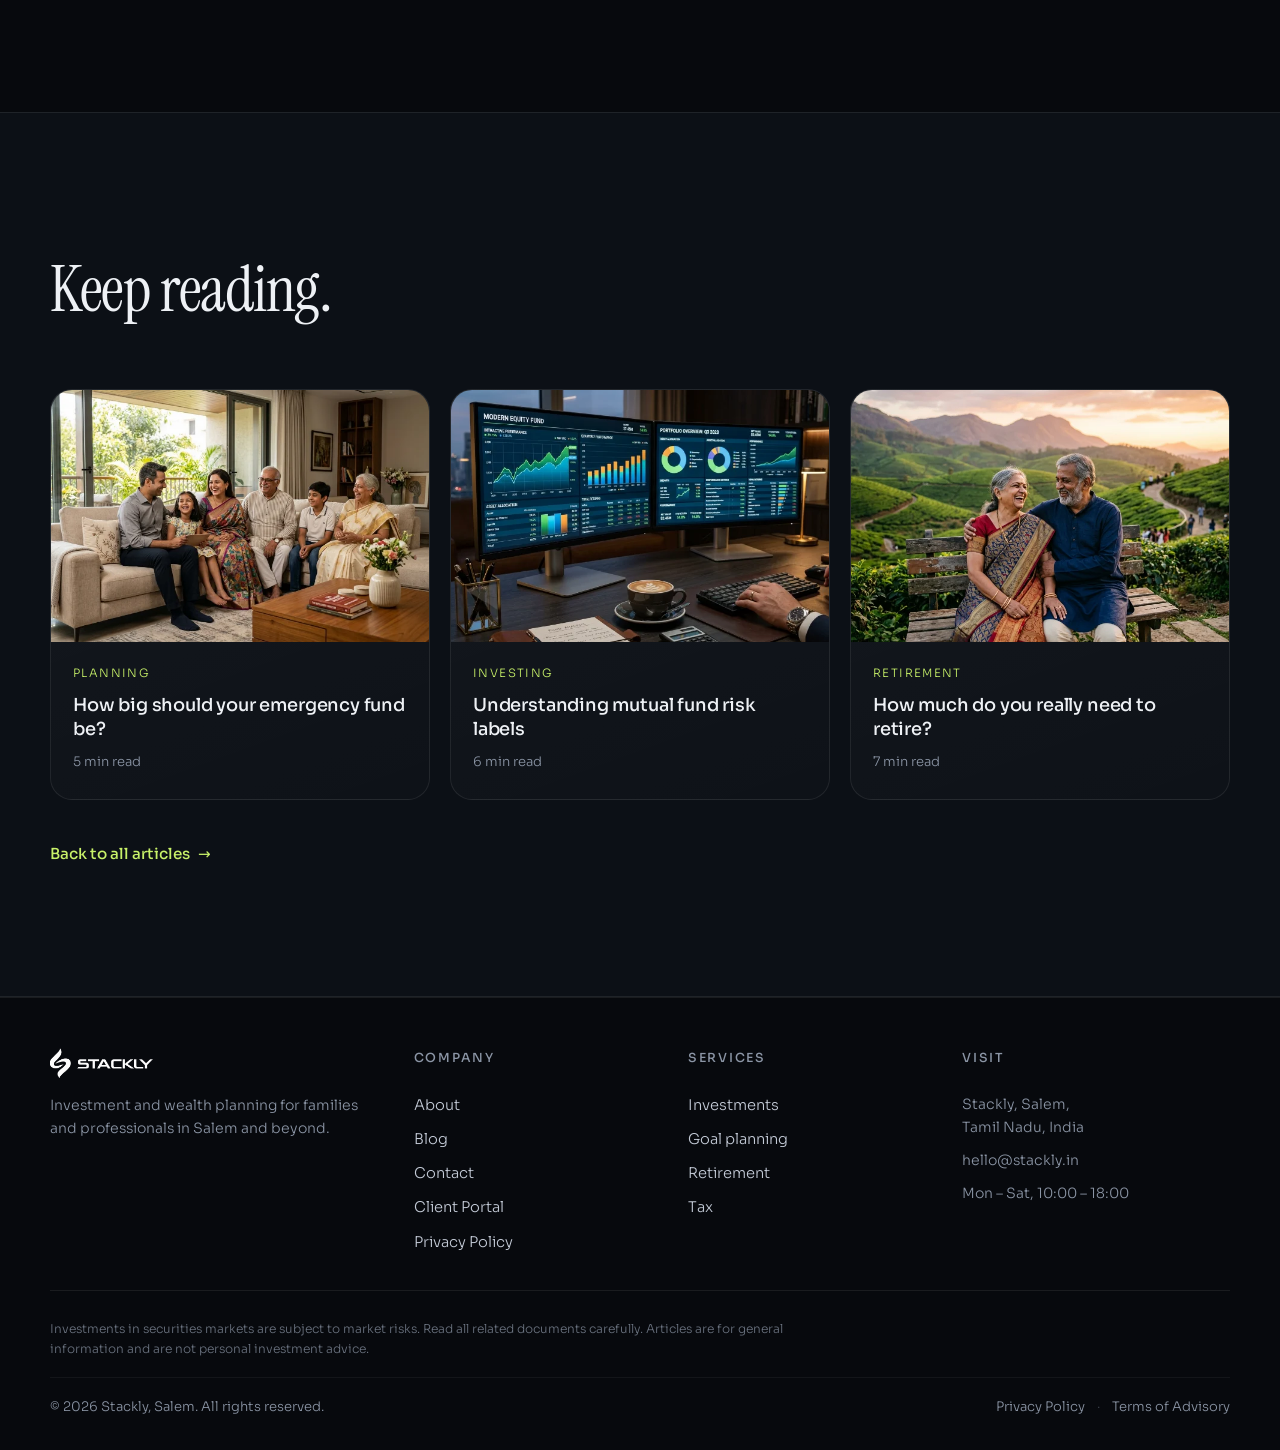
<file: blog post.html>
<!DOCTYPE html>
<html lang="en">
<head>
<meta charset="UTF-8" />
<meta name="viewport" content="width=device-width, initial-scale=1.0, viewport-fit=cover" />
<title>SIP or lump sum: how to decide | Stackly Blog</title>
<meta name="description" content="SIP or lump sum? A plain-language guide to choosing how to invest, based on cash flow, time horizon and temperament." />
<link rel="preconnect" href="https://fonts.googleapis.com" />
<link rel="preconnect" href="https://fonts.gstatic.com" crossorigin />
<link href="https://fonts.googleapis.com/css2?family=Instrument+Serif:ital@0;1&family=Sora:wght@300;400;500;600;700&display=swap" rel="stylesheet" />
<link rel="stylesheet" href="styles.css" />
</head>
<body>
<div class="progress" id="progress" aria-hidden="true"></div>
<div class="glow" aria-hidden="true"></div>
<div class="grain" aria-hidden="true"></div>

<header class="nav" id="nav">
  <a href="index.html" class="logo" aria-label="Stackly home"><img src="assets/stackly-logo.webp" alt="Stackly" class="logo-img" /></a>
  <nav class="nav-links" id="navLinks">
    <a href="index.html">Home</a>
    <a href="services.html">Services</a>
    <a href="about.html">About</a>
    <a href="blog.html" class="active" aria-current="page">Blog</a>
    <a href="contact.html">Contact</a>
    <a href="login.html" class="nav-mobile-login">Login to Portal <span class="arrow">→</span></a>
  </nav>
  <a href="login.html" class="btn btn-sm btn-light nav-cta">Login</a>
  <button class="burger" id="burger" aria-label="Menu"><span></span><span></span></button>
</header>

<main>
<section class="page-hero article-hero hero-blogpost">
  <div class="orb orb-b"></div>
  <div class="container">
    <nav class="crumbs" aria-label="Breadcrumb"><a href="index.html">Home</a><span>/</span><a href="blog.html">Blog</a><span>/</span><span>Investing</span></nav>
    <span class="tag reveal">Investing</span>
    <h1 class="page-title" data-split="words">SIP or lump sum: how to decide</h1>
    <p class="page-sub reveal" data-delay="300">Two ways to put money to work. The better one depends less on the market and more on your cash flow, timeline and temperament.</p>
    <p class="meta reveal" data-delay="400">6 min read · By the Stackly team</p>
  </div>
</section>

<section class="section" style="padding-top:clamp(40px,6vw,70px)">
  <div class="container article-wrap">
    <article class="prose">
      <figure class="cover reveal"><img src="assets/thumb-sip.webp" width="600" height="400" alt="Rising bars showing steady growth" decoding="async" /></figure>

      <h2 id="overview">The short version</h2>
      <p>A systematic investment plan (SIP) invests a fixed amount at regular intervals, usually every month. A lump sum invests a larger amount all at once. Both are simply ways of entering the market. Neither is automatically better, and the right choice usually comes down to where your money is coming from and how you will feel when markets move.</p>

      <div class="callout"><b>Rule of thumb:</b> if your money arrives monthly, a SIP fits naturally. If you receive a large amount at one time, you have a choice, and it is worth thinking about how you would handle a fall soon after investing.</div>

      <h2 id="sip">How a SIP works</h2>
      <p>With a SIP, you commit to investing the same amount on a set date each month. When prices are lower, that amount buys more units, and when prices are higher it buys fewer. Over time this averages your purchase cost, which is often called rupee cost averaging.</p>
      <ul>
        <li>It matches how most people earn: a salary every month.</li>
        <li>It builds the habit of investing without needing to time the market.</li>
        <li>It can start small and be increased as your income grows.</li>
      </ul>

      <h2 id="lump">How a lump sum works</h2>
      <p>A lump sum puts the whole amount to work on day one. If markets rise afterwards, all of your money benefits from the whole move. If they fall soon after, the full amount is exposed to that fall. That is why the emotional side of a lump sum matters as much as the arithmetic.</p>
      <ul>
        <li>It suits money that arrives in one go, such as a bonus or sale proceeds.</li>
        <li>It gives your money the maximum time invested.</li>
        <li>It can feel uncomfortable if the market drops soon after you invest.</li>
      </ul>

      <h2 id="compare">Side by side</h2>
      <div class="table-wrap">
        <table>
          <thead><tr><th></th><th>SIP</th><th>Lump sum</th></tr></thead>
          <tbody>
            <tr><td>How you invest</td><td>Fixed amount, regular intervals</td><td>Whole amount at once</td></tr>
            <tr><td>Market timing</td><td>Spread across many dates</td><td>One entry point</td></tr>
            <tr><td>Best suited for</td><td>Regular income</td><td>One-time windfalls</td></tr>
            <tr><td>Main risk</td><td>Slower to put money to work</td><td>A fall soon after investing</td></tr>
            <tr><td>Discipline needed</td><td>Keeping the habit going</td><td>Staying calm after a drop</td></tr>
          </tbody>
        </table>
      </div>

      <h2 id="decide">A middle path for large amounts</h2>
      <p>If you have a large sum but worry about investing it all at once, you can park it in a low-risk fund and move it into your chosen investment in instalments over several months. This is often done through a systematic transfer plan (STP). It softens the entry, though it also means part of your money waits on the sidelines.</p>
      <p>Whichever route you take, the basics stay the same: invest for a goal, keep a time horizon that suits the risk, and avoid changing course because of short-term noise.</p>

      <h2 id="takeaways">Key takeaways</h2>
      <ul>
        <li>Choose SIP for regular income and habit building.</li>
        <li>Consider a lump sum, or a staged transfer, for one-time amounts.</li>
        <li>Match the approach to the goal's timeline and your comfort with swings.</li>
        <li>Returns are never guaranteed, and investments can fall as well as rise.</li>
      </ul>

      <p class="note">This article is for general information only and is not personal investment advice. Investments in securities markets are subject to market risks. Read all related documents carefully.</p>
    </article>

    <aside class="side">
      <nav class="toc" aria-label="On this page">
        <b>On this page</b>
        <a href="#overview">The short version</a>
        <a href="#sip">How a SIP works</a>
        <a href="#lump">How a lump sum works</a>
        <a href="#compare">Side by side</a>
        <a href="#decide">A middle path</a>
        <a href="#takeaways">Key takeaways</a>
      </nav>
      <div class="side-cta">
        <h3>Not sure which suits you?</h3>
        <p>Talk it through with an advisor in Salem. The first conversation is free.</p>
        <a href="contact.html" class="btn btn-primary">Book a call <span class="arrow">→</span></a>
        <a href="index.html#calculator" class="link-arrow">Try the SIP calculator <span>→</span></a>
      </div>
    </aside>
  </div>
</section>

<section class="section section-dark">
  <div class="container">
    <div class="section-head"><h2 class="h2" data-split="words">Keep reading.</h2></div>
    <div class="posts three">
      <a class="post reveal" href="blog.html"><img src="assets/thumb-emergency.webp" width="600" height="400" alt="" loading="lazy" decoding="async" /><div class="post-body"><span class="tag">Planning</span><h3>How big should your emergency fund be?</h3><span class="meta">5 min read</span></div></a>
      <a class="post reveal" data-delay="100" href="blog.html"><img src="assets/thumb-funds.webp" width="600" height="400" alt="" loading="lazy" decoding="async" /><div class="post-body"><span class="tag">Investing</span><h3>Understanding mutual fund risk labels</h3><span class="meta">6 min read</span></div></a>
      <a class="post reveal" data-delay="200" href="blog.html"><img src="assets/goal-retirement.webp" width="600" height="440" alt="" loading="lazy" decoding="async" /><div class="post-body"><span class="tag">Retirement</span><h3>How much do you really need to retire?</h3><span class="meta">7 min read</span></div></a>
    </div>
    <p style="margin-top:32px"><a href="blog.html" class="link-arrow">Back to all articles <span>→</span></a></p>
  </div>
</section>
</main>

<footer class="footer">
  <div class="container">
    <div class="foot-grid">
      <div class="foot-brand">
        <a href="index.html" class="logo" aria-label="Stackly home"><img src="assets/stackly-logo.webp" alt="Stackly" class="logo-img" /></a>
        <p>Investment and wealth planning for families and professionals in Salem and beyond.</p>
      </div>
      <div><h4>Company</h4><a href="about.html">About</a><a href="blog.html">Blog</a><a href="contact.html">Contact</a><a href="login.html">Client Portal</a><a href="privacy.html">Privacy Policy</a></div>
      <div><h4>Services</h4><a href="services.html#investment">Investments</a><a href="services.html#goals">Goal planning</a><a href="services.html#retirement">Retirement</a><a href="services.html#tax">Tax</a></div>
      <div><h4>Visit</h4><p>Stackly, Salem,<br />Tamil Nadu, India</p><p>hello@stackly.in</p><p>Mon – Sat, 10:00 – 18:00</p></div>
    </div>
    <p class="disc">Investments in securities markets are subject to market risks. Read all related documents carefully. Articles are for general information and are not personal investment advice.</p>
    <div class="foot-bottom">
      <p class="copy">© <span id="yr">2026</span> Stackly, Salem. All rights reserved.</p>
      <div class="foot-legal">
        <a href="privacy.html">Privacy Policy</a>
        <span class="sep">·</span>
        <a href="privacy.html#terms">Terms of Advisory</a>
      </div>
    </div>
  </div>
</footer>

<button class="scroll-top" id="scrollTop" aria-label="Scroll to top" title="Scroll to top">
  <svg viewBox="0 0 24 24" fill="none" stroke="currentColor" stroke-linecap="round" stroke-linejoin="round"><path d="M12 19V5M5 12l7-7 7 7"/></svg>
</button>

<script src="script.js"></script>
</body>
</html>
</file>
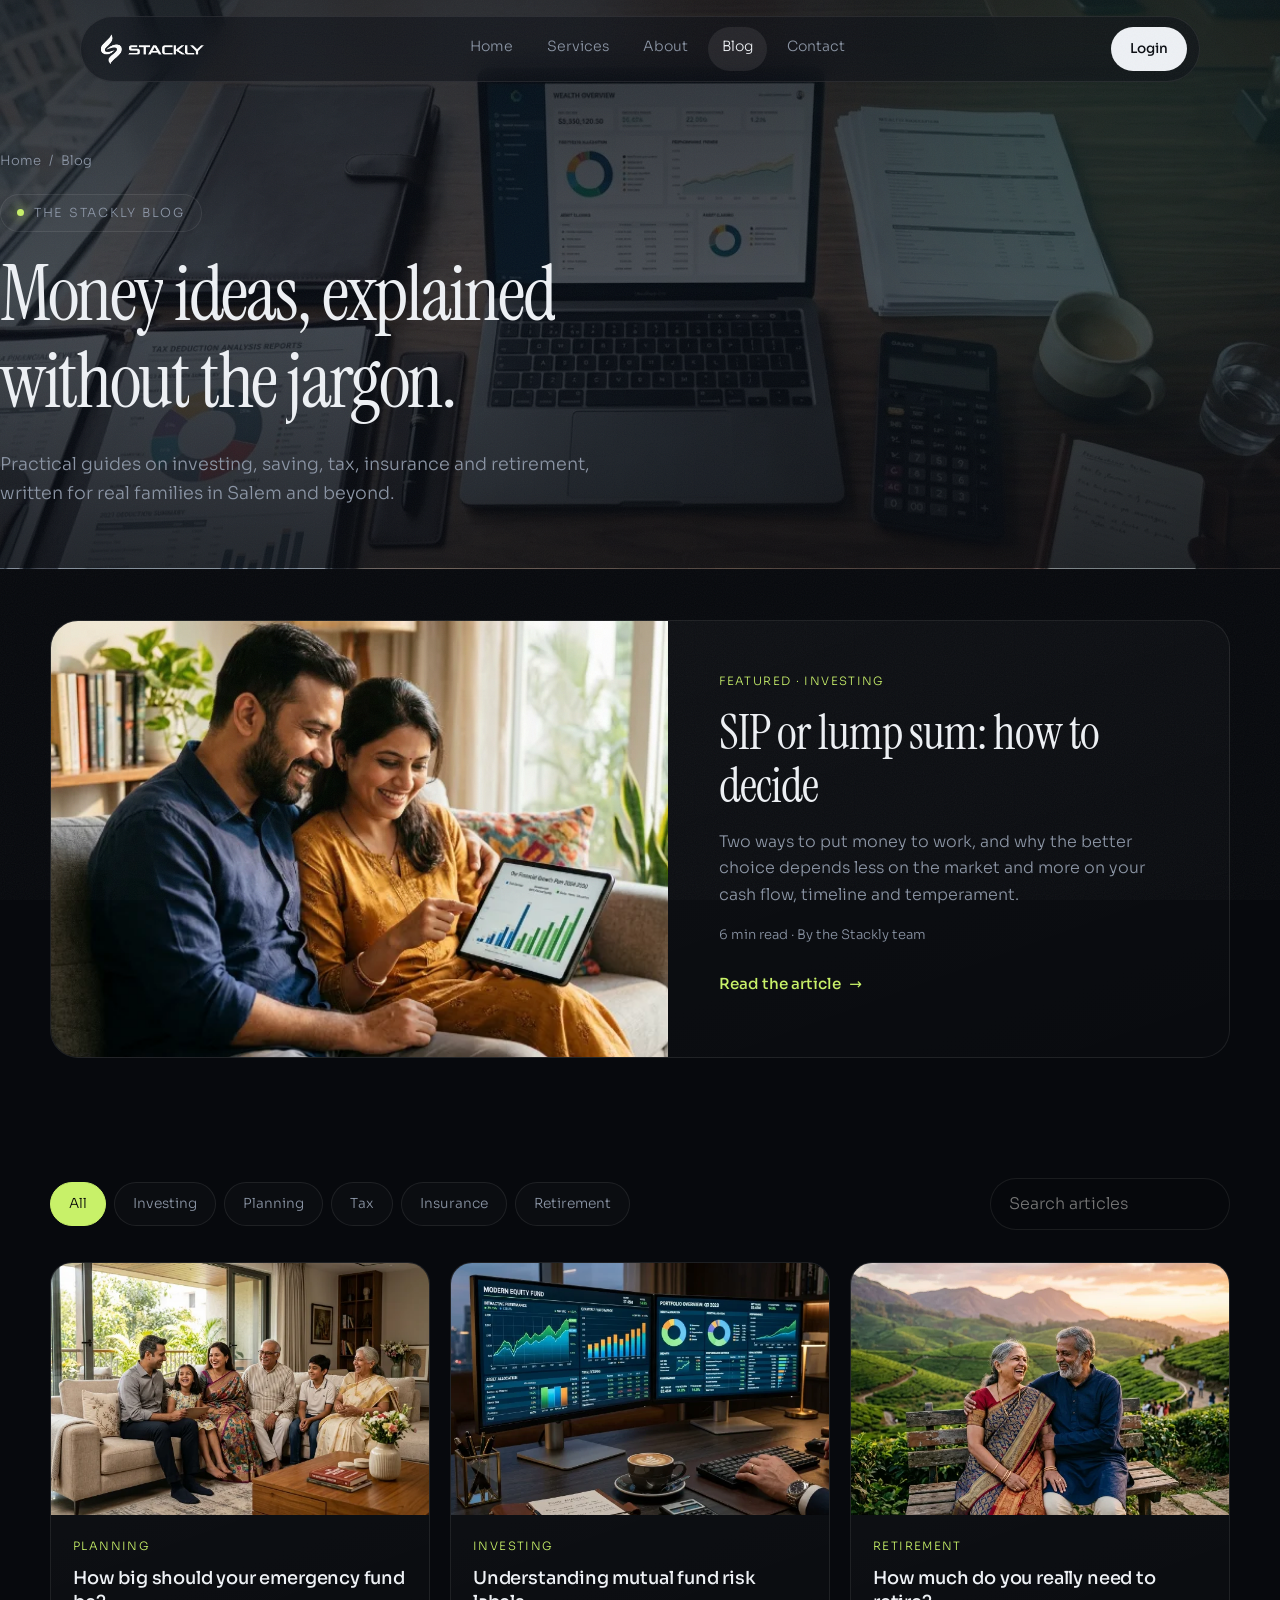
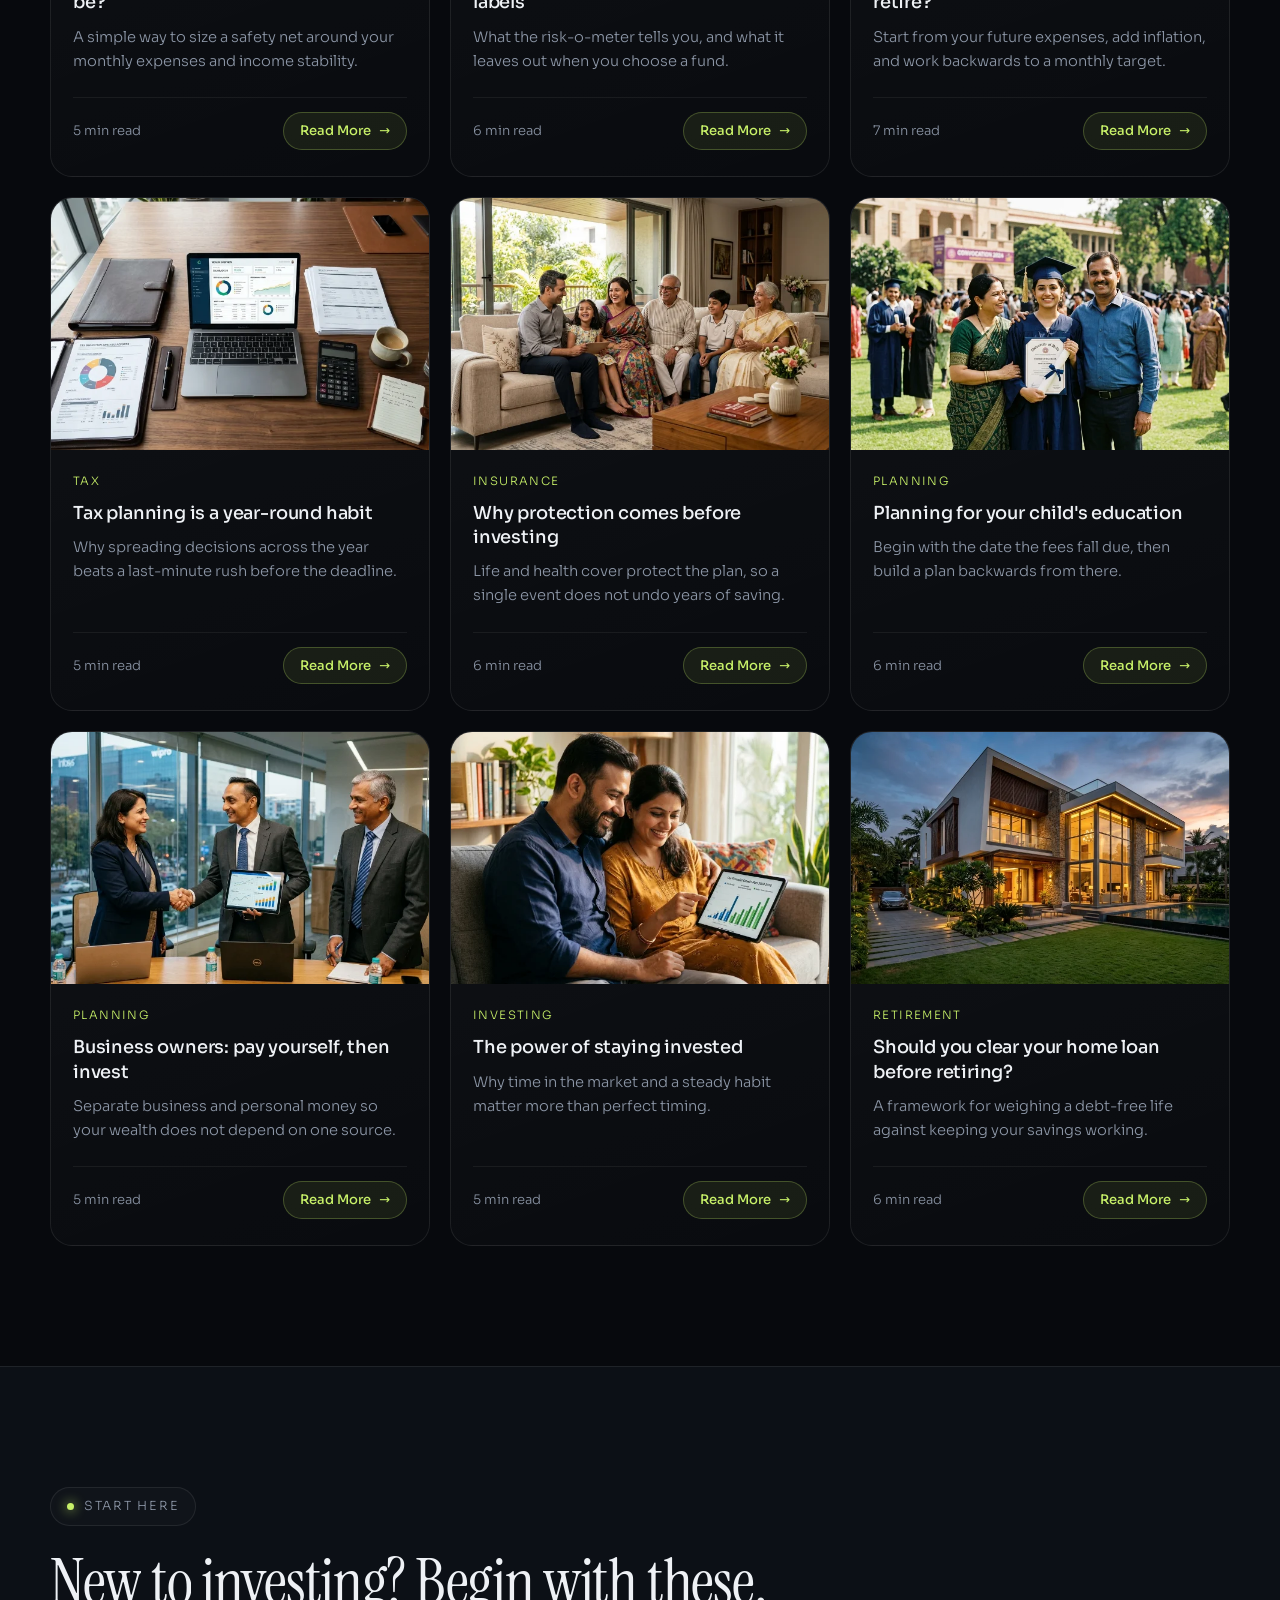
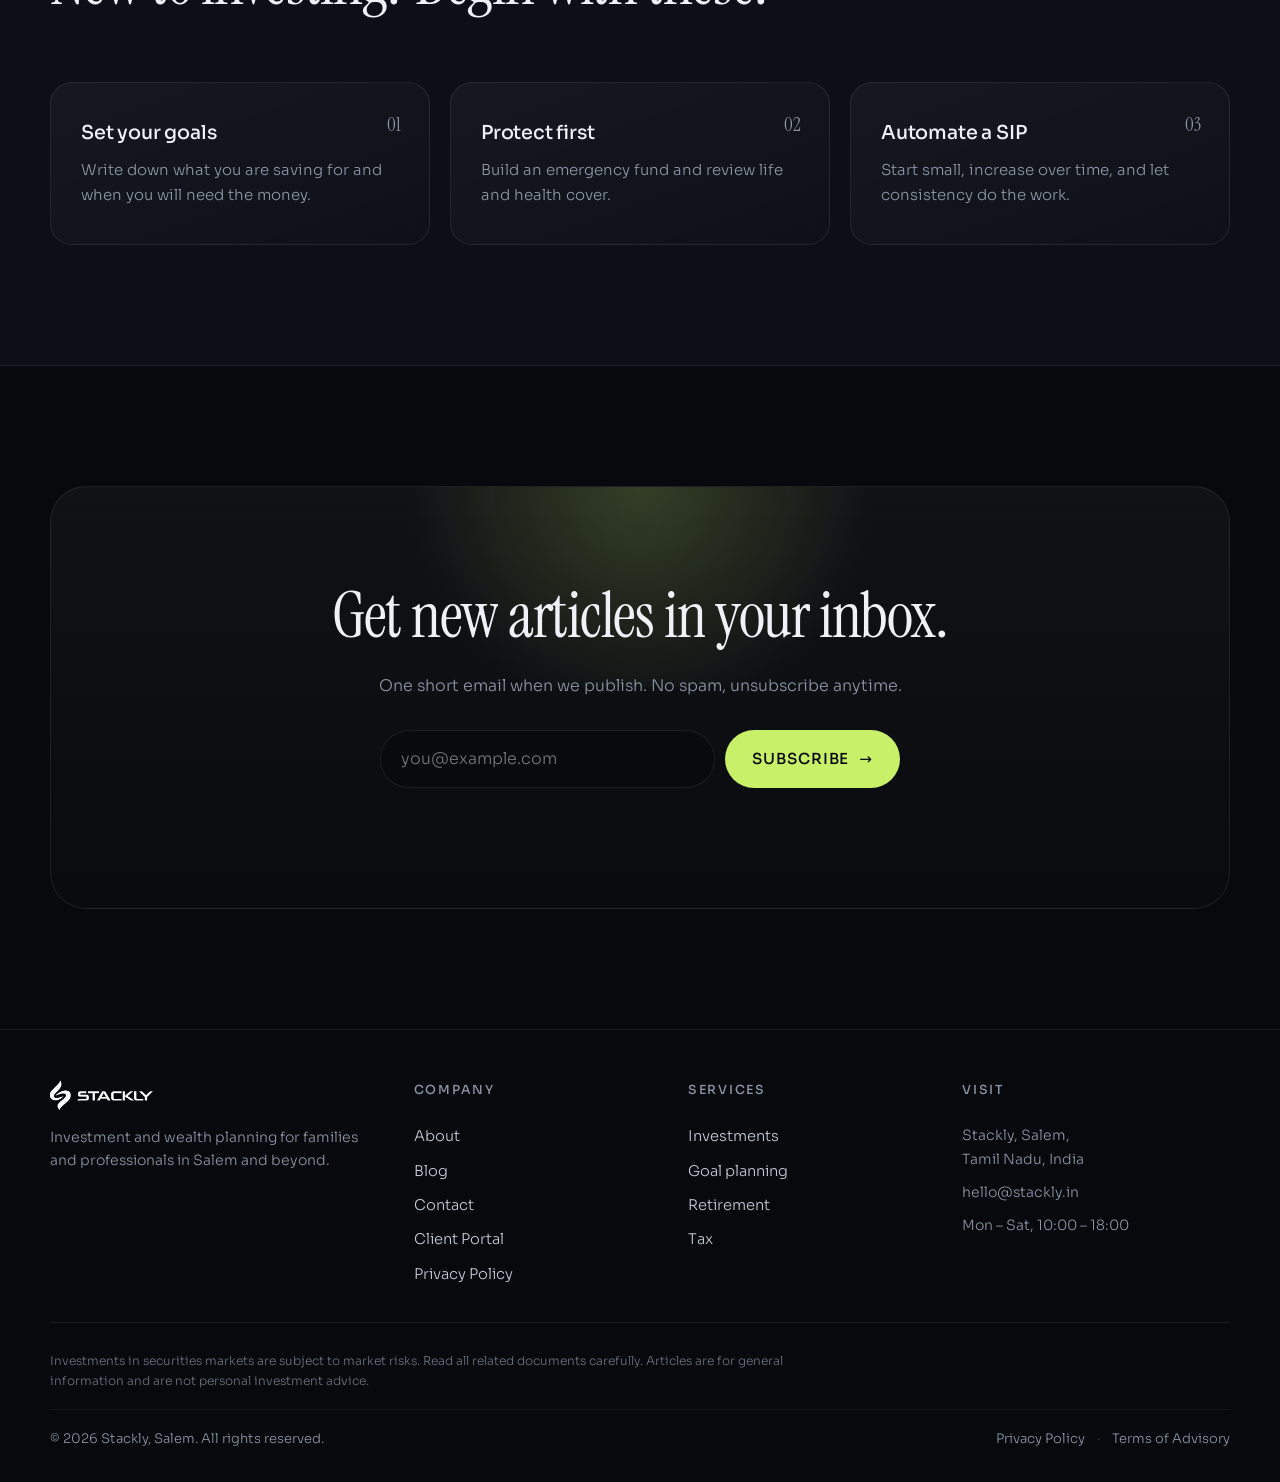
<file: blog.html>
<!DOCTYPE html>
<html lang="en">
<head>
<meta charset="UTF-8" />
<meta name="viewport" content="width=device-width, initial-scale=1.0, viewport-fit=cover" />
<title>Blog | Stackly Investment & Wealth Planning, Salem</title>
<meta name="description" content="Plain-language articles on investing, goal planning, tax, insurance and retirement from the Stackly team in Salem." />
<link rel="preconnect" href="https://fonts.googleapis.com" />
<link rel="preconnect" href="https://fonts.gstatic.com" crossorigin />
<link href="https://fonts.googleapis.com/css2?family=Instrument+Serif:ital@0;1&family=Sora:wght@300;400;500;600;700&display=swap" rel="stylesheet" />
<link rel="stylesheet" href="styles.css" />
</head>
<body>
<div class="glow" aria-hidden="true"></div>
<div class="grain" aria-hidden="true"></div>

<header class="nav" id="nav">
  <a href="index.html" class="logo" aria-label="Stackly home"><img src="assets/stackly-logo.webp" alt="Stackly" class="logo-img" /></a>
  <nav class="nav-links" id="navLinks">
    <a href="index.html">Home</a>
    <a href="services.html">Services</a>
    <a href="about.html">About</a>
    <a href="blog.html" class="active" aria-current="page">Blog</a>
    <a href="contact.html">Contact</a>
    <a href="login.html" class="nav-mobile-login">Login to Portal <span class="arrow">→</span></a>
  </nav>
  <a href="login.html" class="btn btn-sm btn-light nav-cta">Login</a>
  <button class="burger" id="burger" aria-label="Menu"><span></span><span></span></button>
</header>

<main>
<section class="page-hero hero-blog">
  <div class="orb orb-a"></div>
  <div class="container">
    <nav class="crumbs" aria-label="Breadcrumb"><a href="index.html">Home</a><span>/</span><span>Blog</span></nav>
    <p class="eyebrow reveal"><span class="dot"></span> The Stackly blog</p>
    <h1 class="page-title" data-split="words">Money ideas, explained without the jargon.</h1>
    <p class="page-sub reveal" data-delay="300">Practical guides on investing, saving, tax, insurance and retirement, written for real families in Salem and beyond.</p>
  </div>
</section>

<!-- FEATURED -->
<section class="section section-tight-top" style="padding-top:36px;padding-bottom:0">
  <div class="container">
    <a href="blog-post.html" class="feature reveal">
      <img src="assets/thumb-sip.webp" width="600" height="400" alt="Rising bars showing steady growth" decoding="async" />
      <div class="feature-body">
        <span class="tag">Featured · Investing</span>
        <h2>SIP or lump sum: how to decide</h2>
        <p class="muted">Two ways to put money to work, and why the better choice depends less on the market and more on your cash flow, timeline and temperament.</p>
        <span class="meta">6 min read · By the Stackly team</span>
        <span class="link-arrow">Read the article <span>→</span></span>
      </div>
    </a>
  </div>
</section>

<!-- LIST -->
<section class="section" id="articles">
  <div class="container">
    <div class="toolbar reveal">
      <div class="chips" role="group" aria-label="Filter articles">
        <button class="chip active" data-filter="all" type="button">All</button>
        <button class="chip" data-filter="investing" type="button">Investing</button>
        <button class="chip" data-filter="planning" type="button">Planning</button>
        <button class="chip" data-filter="tax" type="button">Tax</button>
        <button class="chip" data-filter="insurance" type="button">Insurance</button>
        <button class="chip" data-filter="retirement" type="button">Retirement</button>
      </div>
      <label class="search"><span class="sr">Search articles</span><input type="search" id="blogSearch" placeholder="Search articles" autocomplete="off" /></label>
    </div>

    <div class="posts" id="posts">
      <article class="post reveal" data-cat="planning">
        <img src="assets/thumb-emergency.webp" width="600" height="400" alt="Shield with a check mark" loading="lazy" decoding="async" />
        <div class="post-body">
          <span class="tag">Planning</span>
          <h3>How big should your emergency fund be?</h3>
          <p>A simple way to size a safety net around your monthly expenses and income stability.</p>
          <div class="post-meta-row">
            <span class="meta">5 min read</span>
            <a href="blog-post.html" class="btn-read-more">Read More <span class="arrow">→</span></a>
          </div>
        </div>
      </article>
      <article class="post reveal" data-delay="100" data-cat="investing">
        <img src="assets/thumb-funds.webp" width="600" height="400" alt="Donut chart of a diversified portfolio" loading="lazy" decoding="async" />
        <div class="post-body">
          <span class="tag">Investing</span>
          <h3>Understanding mutual fund risk labels</h3>
          <p>What the risk-o-meter tells you, and what it leaves out when you choose a fund.</p>
          <div class="post-meta-row">
            <span class="meta">6 min read</span>
            <a href="blog-post.html" class="btn-read-more">Read More <span class="arrow">→</span></a>
          </div>
        </div>
      </article>
      <article class="post reveal" data-delay="200" data-cat="retirement">
        <img src="assets/goal-retirement.webp" width="600" height="440" alt="Sunset over hills" loading="lazy" decoding="async" />
        <div class="post-body">
          <span class="tag">Retirement</span>
          <h3>How much do you really need to retire?</h3>
          <p>Start from your future expenses, add inflation, and work backwards to a monthly target.</p>
          <div class="post-meta-row">
            <span class="meta">7 min read</span>
            <a href="blog-post.html" class="btn-read-more">Read More <span class="arrow">→</span></a>
          </div>
        </div>
      </article>
      <article class="post reveal" data-cat="tax">
        <img src="assets/thumb-tax.webp" width="600" height="400" alt="Document with a percent badge" loading="lazy" decoding="async" />
        <div class="post-body">
          <span class="tag">Tax</span>
          <h3>Tax planning is a year-round habit</h3>
          <p>Why spreading decisions across the year beats a last-minute rush before the deadline.</p>
          <div class="post-meta-row">
            <span class="meta">5 min read</span>
            <a href="blog-post.html" class="btn-read-more">Read More <span class="arrow">→</span></a>
          </div>
        </div>
      </article>
      <article class="post reveal" data-delay="100" data-cat="insurance">
        <img src="assets/thumb-emergency.webp" width="600" height="400" alt="Shield with a check mark" loading="lazy" decoding="async" />
        <div class="post-body">
          <span class="tag">Insurance</span>
          <h3>Why protection comes before investing</h3>
          <p>Life and health cover protect the plan, so a single event does not undo years of saving.</p>
          <div class="post-meta-row">
            <span class="meta">6 min read</span>
            <a href="blog-post.html" class="btn-read-more">Read More <span class="arrow">→</span></a>
          </div>
        </div>
      </article>
      <article class="post reveal" data-delay="200" data-cat="planning">
        <img src="assets/goal-education.webp" width="600" height="440" alt="Graduation cap on books" loading="lazy" decoding="async" />
        <div class="post-body">
          <span class="tag">Planning</span>
          <h3>Planning for your child's education</h3>
          <p>Begin with the date the fees fall due, then build a plan backwards from there.</p>
          <div class="post-meta-row">
            <span class="meta">6 min read</span>
            <a href="blog-post.html" class="btn-read-more">Read More <span class="arrow">→</span></a>
          </div>
        </div>
      </article>
      <article class="post reveal" data-cat="planning">
        <img src="assets/thumb-business.webp" width="600" height="400" alt="Business buildings and a coin" loading="lazy" decoding="async" />
        <div class="post-body">
          <span class="tag">Planning</span>
          <h3>Business owners: pay yourself, then invest</h3>
          <p>Separate business and personal money so your wealth does not depend on one source.</p>
          <div class="post-meta-row">
            <span class="meta">5 min read</span>
            <a href="blog-post.html" class="btn-read-more">Read More <span class="arrow">→</span></a>
          </div>
        </div>
      </article>
      <article class="post reveal" data-delay="100" data-cat="investing">
        <img src="assets/thumb-sip.webp" width="600" height="400" alt="Rising bars showing steady growth" loading="lazy" decoding="async" />
        <div class="post-body">
          <span class="tag">Investing</span>
          <h3>The power of staying invested</h3>
          <p>Why time in the market and a steady habit matter more than perfect timing.</p>
          <div class="post-meta-row">
            <span class="meta">5 min read</span>
            <a href="blog-post.html" class="btn-read-more">Read More <span class="arrow">→</span></a>
          </div>
        </div>
      </article>
      <article class="post reveal" data-delay="200" data-cat="retirement">
        <img src="assets/goal-home.webp" width="600" height="440" alt="Home with warm lit windows" loading="lazy" decoding="async" />
        <div class="post-body">
          <span class="tag">Retirement</span>
          <h3>Should you clear your home loan before retiring?</h3>
          <p>A framework for weighing a debt-free life against keeping your savings working.</p>
          <div class="post-meta-row">
            <span class="meta">6 min read</span>
            <a href="blog-post.html" class="btn-read-more">Read More <span class="arrow">→</span></a>
          </div>
        </div>
      </article>
    </div>
    <p class="empty" id="blogEmpty" hidden>No articles match your search. Try another word or topic.</p>
  </div>
</section>

<!-- TOPICS -->
<section class="section section-dark">
  <div class="container">
    <div class="section-head">
      <p class="eyebrow reveal"><span class="dot"></span> Start here</p>
      <h2 class="h2" data-split="words">New to investing? Begin with these.</h2>
    </div>
    <div class="cards">
      <article class="card tilt reveal"><span class="num">01</span><h3>Set your goals</h3><p>Write down what you are saving for and when you will need the money.</p></article>
      <article class="card tilt reveal" data-delay="100"><span class="num">02</span><h3>Protect first</h3><p>Build an emergency fund and review life and health cover.</p></article>
      <article class="card tilt reveal" data-delay="200"><span class="num">03</span><h3>Automate a SIP</h3><p>Start small, increase over time, and let consistency do the work.</p></article>
    </div>
  </div>
</section>

<!-- NEWSLETTER -->
<section class="section">
  <div class="container">
    <div class="cta cta-compact">
      <div class="cta-glow"></div>
      <h2 class="h2 center" data-split="words">Get new articles in your inbox.</h2>
      <p class="muted center reveal">One short email when we publish. No spam, unsubscribe anytime.</p>
      <form class="form newsletter reveal" novalidate>
        <div class="news-row">
          <input type="email" name="email" required placeholder="you@example.com" aria-label="Email address" />
          <button class="btn btn-primary" type="submit">Subscribe <span class="arrow">→</span></button>
        </div>
        <p class="form-note" role="status"></p>
      </form>
    </div>
  </div>
</section>
</main>

<footer class="footer">
  <div class="container">
    <div class="foot-grid">
      <div class="foot-brand">
        <a href="index.html" class="logo" aria-label="Stackly home"><img src="assets/stackly-logo.webp" alt="Stackly" class="logo-img" /></a>
        <p>Investment and wealth planning for families and professionals in Salem and beyond.</p>
      </div>
      <div><h4>Company</h4><a href="about.html">About</a><a href="blog.html">Blog</a><a href="contact.html">Contact</a><a href="login.html">Client Portal</a><a href="privacy.html">Privacy Policy</a></div>
      <div><h4>Services</h4><a href="services.html#investment">Investments</a><a href="services.html#goals">Goal planning</a><a href="services.html#retirement">Retirement</a><a href="services.html#tax">Tax</a></div>
      <div><h4>Visit</h4><p>Stackly, Salem,<br />Tamil Nadu, India</p><p>hello@stackly.in</p><p>Mon – Sat, 10:00 – 18:00</p></div>
    </div>
    <p class="disc">Investments in securities markets are subject to market risks. Read all related documents carefully. Articles are for general information and are not personal investment advice.</p>
    <div class="foot-bottom">
      <p class="copy">© <span id="yr">2026</span> Stackly, Salem. All rights reserved.</p>
      <div class="foot-legal">
        <a href="privacy.html">Privacy Policy</a>
        <span class="sep">·</span>
        <a href="privacy.html#terms">Terms of Advisory</a>
      </div>
    </div>
  </div>
</footer>

<button class="scroll-top" id="scrollTop" aria-label="Scroll to top" title="Scroll to top">
  <svg viewBox="0 0 24 24" fill="none" stroke="currentColor" stroke-linecap="round" stroke-linejoin="round"><path d="M12 19V5M5 12l7-7 7 7"/></svg>
</button>

<script src="script.js"></script>
</body>
</html>
</file>
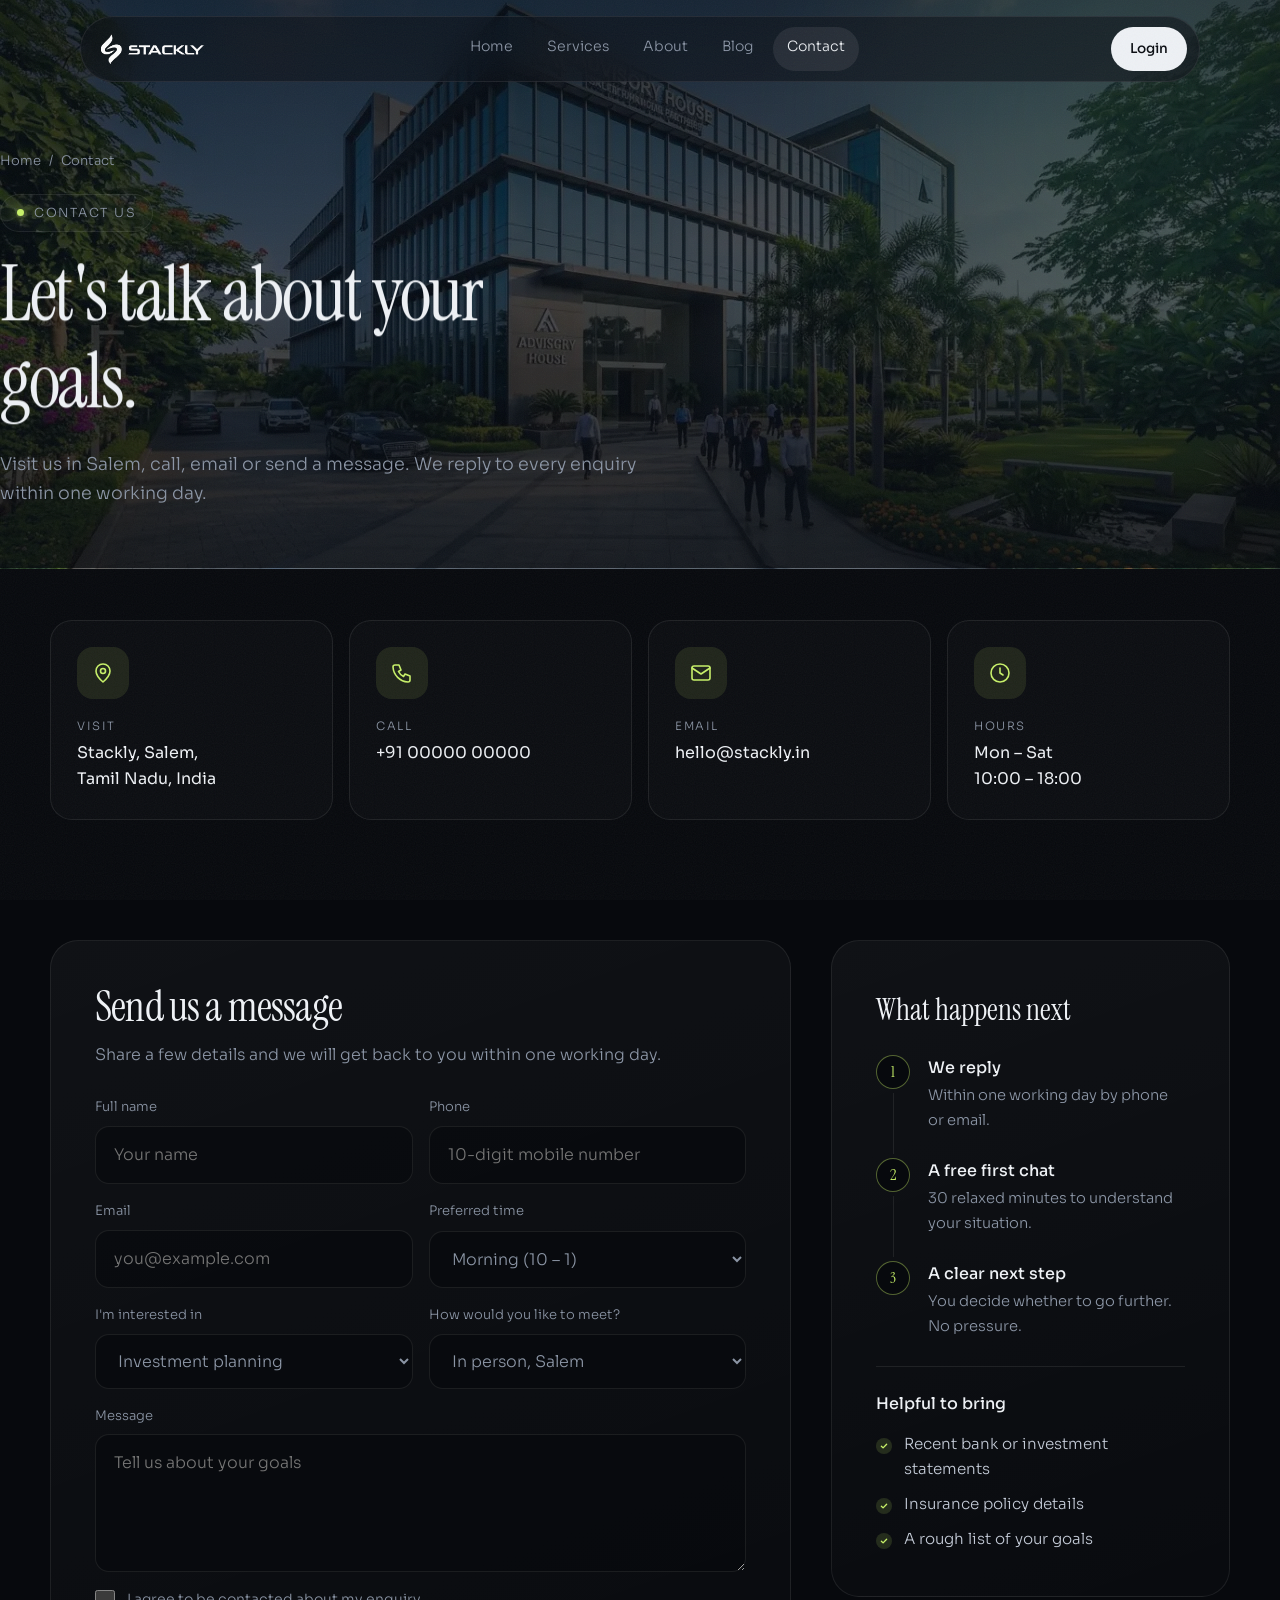
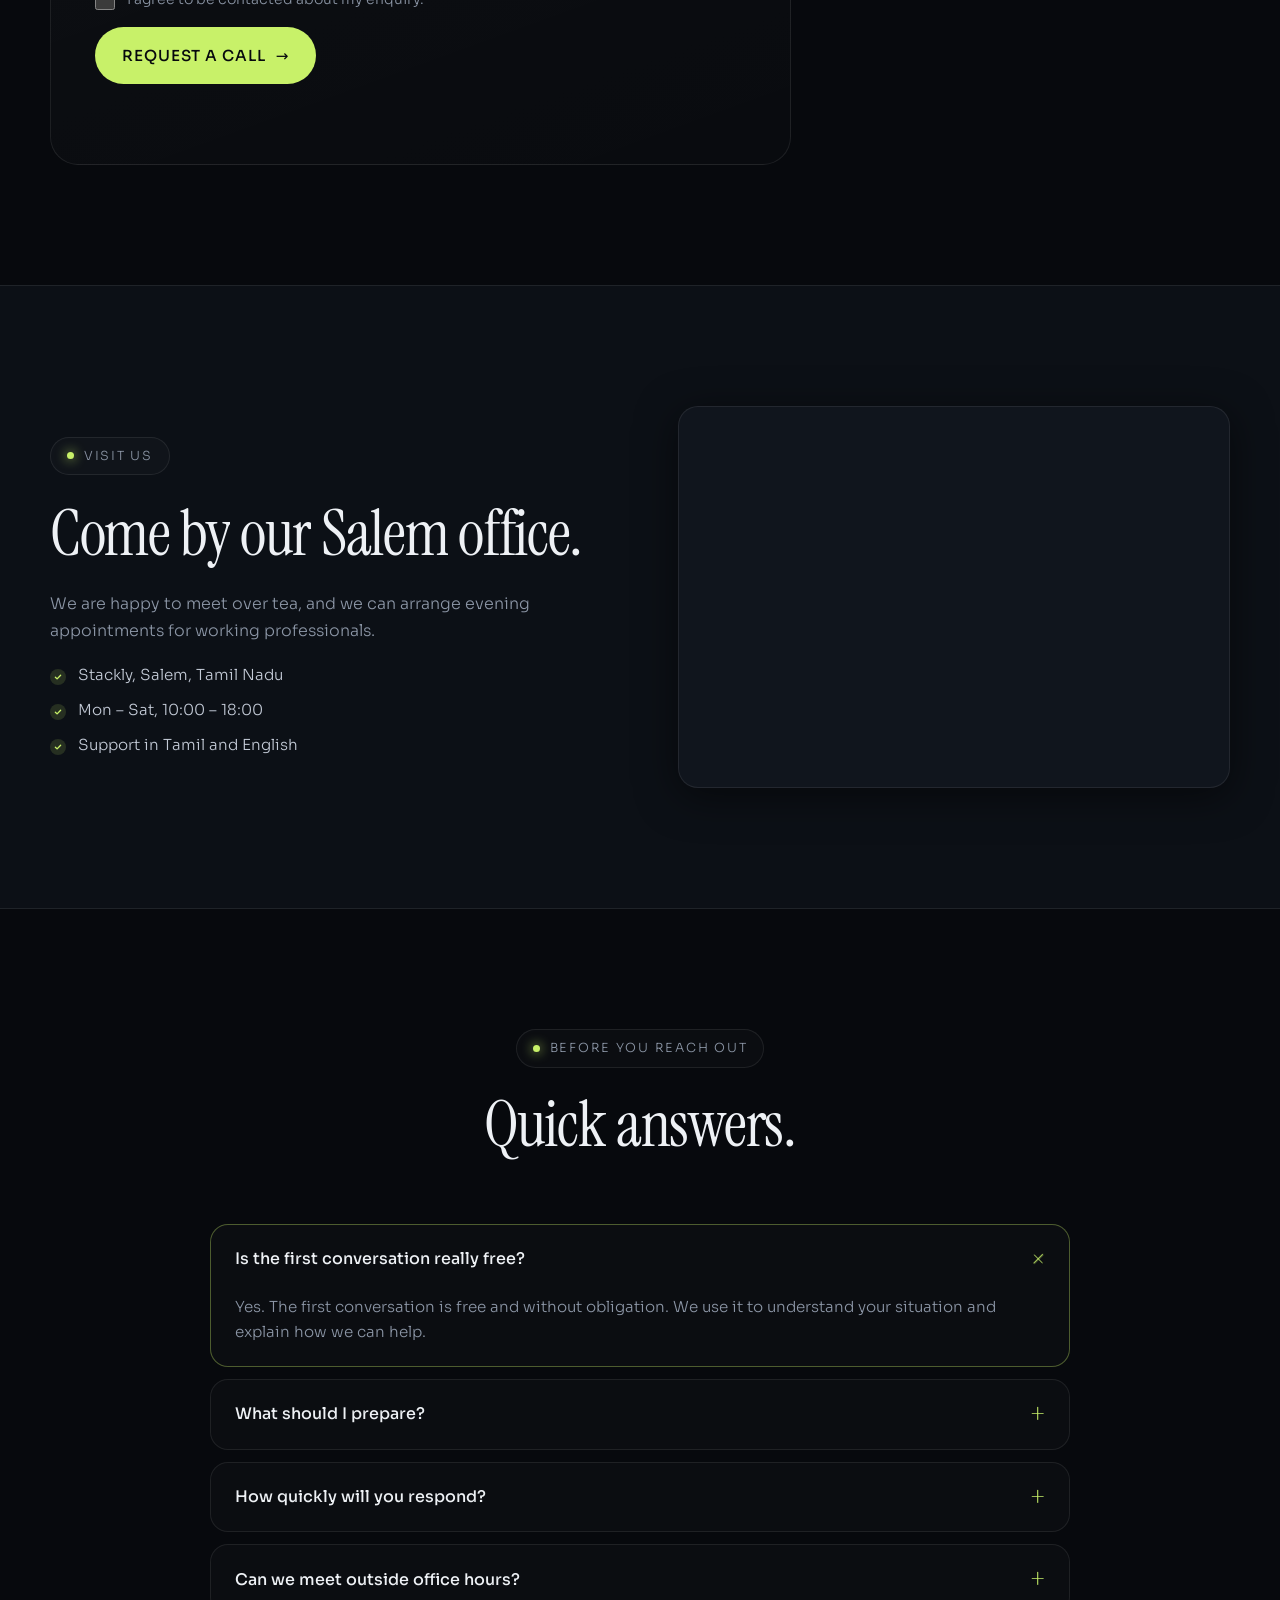
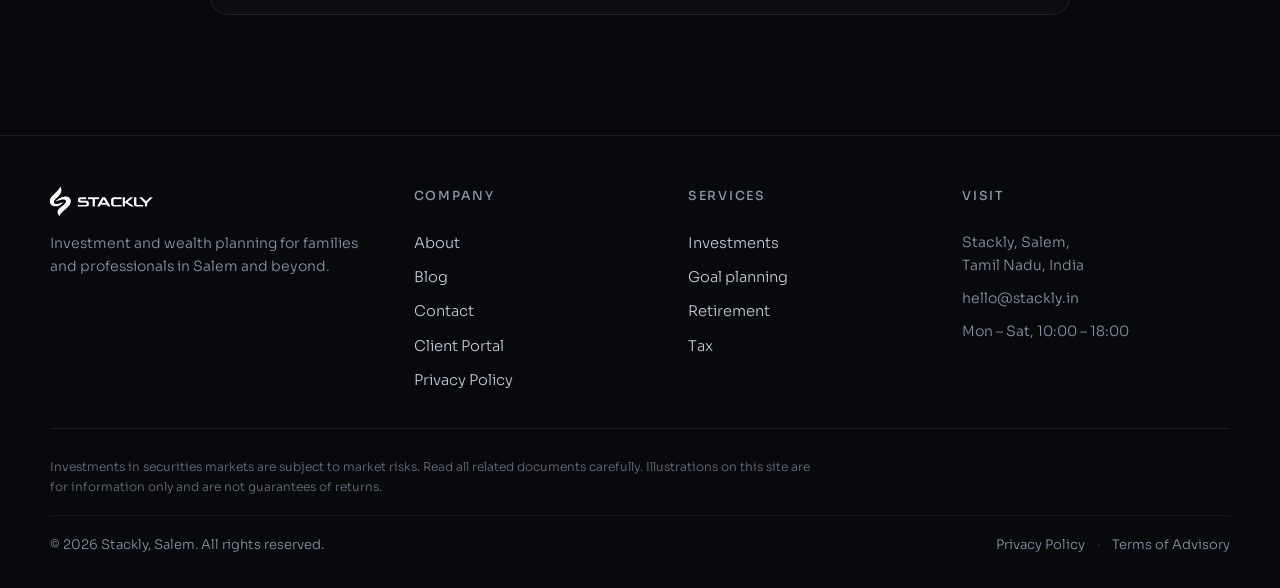
<file: contact.html>
<!DOCTYPE html>
<html lang="en">
<head>
<meta charset="UTF-8" />
<meta name="viewport" content="width=device-width, initial-scale=1.0, viewport-fit=cover" />
<title>Contact | Stackly Investment & Wealth Planning, Salem</title>
<meta name="description" content="Book a free first conversation with Stackly in Salem. Visit, call, email or send us a message." />
<link rel="preconnect" href="https://fonts.googleapis.com" />
<link rel="preconnect" href="https://fonts.gstatic.com" crossorigin />
<link href="https://fonts.googleapis.com/css2?family=Instrument+Serif:ital@0;1&family=Sora:wght@300;400;500;600;700&display=swap" rel="stylesheet" />
<link rel="stylesheet" href="styles.css" />
</head>
<body>
<div class="glow" aria-hidden="true"></div>
<div class="grain" aria-hidden="true"></div>

<header class="nav" id="nav">
  <a href="index.html" class="logo" aria-label="Stackly home"><img src="assets/stackly-logo.webp" alt="Stackly" class="logo-img" /></a>
  <nav class="nav-links" id="navLinks">
    <a href="index.html">Home</a>
    <a href="services.html">Services</a>
    <a href="about.html">About</a>
    <a href="blog.html">Blog</a>
    <a href="contact.html" class="active" aria-current="page">Contact</a>
    <a href="login.html" class="nav-mobile-login">Login to Portal <span class="arrow">→</span></a>
  </nav>
  <a href="login.html" class="btn btn-sm btn-light nav-cta">Login</a>
  <button class="burger" id="burger" aria-label="Menu"><span></span><span></span></button>
</header>

<main>
<section class="page-hero hero-contact">
  <div class="orb orb-a"></div>
  <div class="container">
    <nav class="crumbs" aria-label="Breadcrumb"><a href="index.html">Home</a><span>/</span><span>Contact</span></nav>
    <p class="eyebrow reveal"><span class="dot"></span> Contact us</p>
    <h1 class="page-title" data-split="words">Let's talk about your goals.</h1>
    <p class="page-sub reveal" data-delay="300">Visit us in Salem, call, email or send a message. We reply to every enquiry within one working day.</p>
  </div>
</section>

<!-- INFO CARDS -->
<section class="section section-tight-top" style="padding-top:36px;padding-bottom:0">
  <div class="container info-grid">
    <article class="info reveal">
      <div class="icon"><svg viewBox="0 0 24 24"><path d="M12 3c4 0 7 3 7 7 0 5-7 11-7 11S5 15 5 10c0-4 3-7 7-7z"/><circle cx="12" cy="10" r="2.5"/></svg></div>
      <small>Visit</small><b>Stackly, Salem,<br />Tamil Nadu, India</b>
    </article>
    <article class="info reveal" data-delay="100">
      <div class="icon"><svg viewBox="0 0 24 24"><path d="M5 4h4l2 5-2.5 1.5a11 11 0 0 0 5 5L15 13l5 2v4a2 2 0 0 1-2 2A16 16 0 0 1 3 6a2 2 0 0 1 2-2z"/></svg></div>
      <small>Call</small><b>+91 00000 00000</b>
    </article>
    <article class="info reveal" data-delay="200">
      <div class="icon"><svg viewBox="0 0 24 24"><rect x="3" y="5" width="18" height="14" rx="2"/><path d="M3 7l9 6 9-6"/></svg></div>
      <small>Email</small><b>hello@stackly.in</b>
    </article>
    <article class="info reveal" data-delay="300">
      <div class="icon"><svg viewBox="0 0 24 24"><circle cx="12" cy="12" r="9"/><path d="M12 7v5l3 2"/></svg></div>
      <small>Hours</small><b>Mon – Sat<br />10:00 – 18:00</b>
    </article>
  </div>
</section>

<!-- FORM -->
<section class="section" id="message">
  <div class="container contact-grid">
    <div class="panel reveal">
      <h2 class="h2 sm">Send us a message</h2>
      <p class="muted">Share a few details and we will get back to you within one working day.</p>

      <form class="form" novalidate>
        <div class="row">
          <label>Full name<input type="text" name="name" required placeholder="Your name" autocomplete="name" /></label>
          <label>Phone<input type="tel" name="phone" required placeholder="10-digit mobile number" autocomplete="tel" /></label>
        </div>
        <div class="row">
          <label>Email<input type="email" name="email" placeholder="you@example.com" autocomplete="email" /></label>
          <label>Preferred time
            <select name="time">
              <option>Morning (10 – 1)</option>
              <option>Afternoon (1 – 4)</option>
              <option>Evening (4 – 6)</option>
              <option>Any time</option>
            </select>
          </label>
        </div>
        <div class="row">
          <label>I'm interested in
            <select name="topic">
              <option>Investment planning</option>
              <option>Goal-based SIPs</option>
              <option>Retirement planning</option>
              <option>Tax planning</option>
              <option>Insurance review</option>
              <option>Business owner wealth</option>
            </select>
          </label>
          <label>How would you like to meet?
            <select name="mode">
              <option>In person, Salem</option>
              <option>Video call</option>
              <option>Phone call</option>
            </select>
          </label>
        </div>
        <label>Message<textarea name="msg" rows="4" placeholder="Tell us about your goals"></textarea></label>
        <label class="check"><input type="checkbox" name="consent" required /> <span>I agree to be contacted about my enquiry.</span></label>
        <button class="btn btn-primary" type="submit">Request a call <span class="arrow">→</span></button>
        <p class="form-note" role="status"></p>
      </form>
    </div>

    <aside class="panel next reveal" data-delay="150">
      <h3>What happens next</h3>
      <ol class="timeline">
        <li><b>We reply</b><span>Within one working day by phone or email.</span></li>
        <li><b>A free first chat</b><span>30 relaxed minutes to understand your situation.</span></li>
        <li><b>A clear next step</b><span>You decide whether to go further. No pressure.</span></li>
      </ol>
      <div class="bring">
        <b>Helpful to bring</b>
        <ul class="ticks">
          <li>Recent bank or investment statements</li>
          <li>Insurance policy details</li>
          <li>A rough list of your goals</li>
        </ul>
      </div>
    </aside>
  </div>
</section>

<!-- MAP -->
<section class="section section-dark" id="visit">
  <div class="container split">
    <div class="split-body">
      <p class="eyebrow reveal"><span class="dot"></span> Visit us</p>
      <h2 class="h2" data-split="words">Come by our Salem office.</h2>
      <p class="muted reveal">We are happy to meet over tea, and we can arrange evening appointments for working professionals.</p>
      <ul class="ticks reveal">
        <li>Stackly, Salem, Tamil Nadu</li>
        <li>Mon – Sat, 10:00 – 18:00</li>
        <li>Support in Tamil and English</li>
      </ul>
    </div>
    <figure class="split-media reveal" style="overflow:hidden; border-radius:20px; border:1px solid rgba(255,255,255,0.08); box-shadow:0 8px 40px rgba(0,0,0,0.5); padding:0; margin:0;">
      <iframe
        src="https://www.google.com/maps/embed?pb=!1m18!1m12!1m3!1d3907.1616098770783!2d78.1714048753719!3d11.682956588526366!2m3!1f0!2f0!3f0!3m2!1i1024!2i768!4f13.1!3m3!1m2!1s0x3babefef7fd970bb%3A0xe11aef1a71994f9!2sStackly!5e0!3m2!1sen!2sin!4v1792648083886!5m2!1sen!2sin"
        width="100%"
        height="380"
        style="border:0; display:block; filter:invert(90%) hue-rotate(180deg) brightness(0.85) contrast(1.1);"
        allowfullscreen=""
        loading="lazy"
        referrerpolicy="strict-origin-when-cross-origin"
        title="Stackly Office Location"
        aria-label="Interactive map showing Stackly office location in Salem, Tamil Nadu">
      </iframe>
    </figure>
  </div>
</section>


<!-- FAQ -->
<section class="section" id="faq">
  <div class="container">
    <div class="section-head center-head">
      <p class="eyebrow reveal"><span class="dot"></span> Before you reach out</p>
      <h2 class="h2" data-split="words">Quick answers.</h2>
    </div>
    <div class="faq">
      <details class="reveal" open>
        <summary>Is the first conversation really free?</summary>
        <div class="ans">Yes. The first conversation is free and without obligation. We use it to understand your situation and explain how we can help.</div>
      </details>
      <details class="reveal">
        <summary>What should I prepare?</summary>
        <div class="ans">Nothing is required. If you have them, recent statements, insurance policy details and a rough list of goals make the conversation more useful.</div>
      </details>
      <details class="reveal">
        <summary>How quickly will you respond?</summary>
        <div class="ans">We respond to every enquiry within one working day.</div>
      </details>
      <details class="reveal">
        <summary>Can we meet outside office hours?</summary>
        <div class="ans">Often, yes. Mention your preferred time in the form and we will try to accommodate it, including evening video calls.</div>
      </details>
    </div>
  </div>
</section>
</main>

<footer class="footer">
  <div class="container">
    <div class="foot-grid">
      <div class="foot-brand">
        <a href="index.html" class="logo" aria-label="Stackly home"><img src="assets/stackly-logo.webp" alt="Stackly" class="logo-img" /></a>
        <p>Investment and wealth planning for families and professionals in Salem and beyond.</p>
      </div>
      <div><h4>Company</h4><a href="about.html">About</a><a href="blog.html">Blog</a><a href="contact.html">Contact</a><a href="login.html">Client Portal</a><a href="privacy.html">Privacy Policy</a></div>
      <div><h4>Services</h4><a href="services.html#investment">Investments</a><a href="services.html#goals">Goal planning</a><a href="services.html#retirement">Retirement</a><a href="services.html#tax">Tax</a></div>
      <div><h4>Visit</h4><p>Stackly, Salem,<br />Tamil Nadu, India</p><p>hello@stackly.in</p><p>Mon – Sat, 10:00 – 18:00</p></div>
    </div>
    <p class="disc">Investments in securities markets are subject to market risks. Read all related documents carefully. Illustrations on this site are for information only and are not guarantees of returns.</p>
    <div class="foot-bottom">
      <p class="copy">© <span id="yr">2026</span> Stackly, Salem. All rights reserved.</p>
      <div class="foot-legal">
        <a href="privacy.html">Privacy Policy</a>
        <span class="sep">·</span>
        <a href="privacy.html#terms">Terms of Advisory</a>
      </div>
    </div>
  </div>
</footer>

<button class="scroll-top" id="scrollTop" aria-label="Scroll to top" title="Scroll to top">
  <svg viewBox="0 0 24 24" fill="none" stroke="currentColor" stroke-linecap="round" stroke-linejoin="round"><path d="M12 19V5M5 12l7-7 7 7"/></svg>
</button>

<script src="script.js"></script>
</body>
</html>
</file>
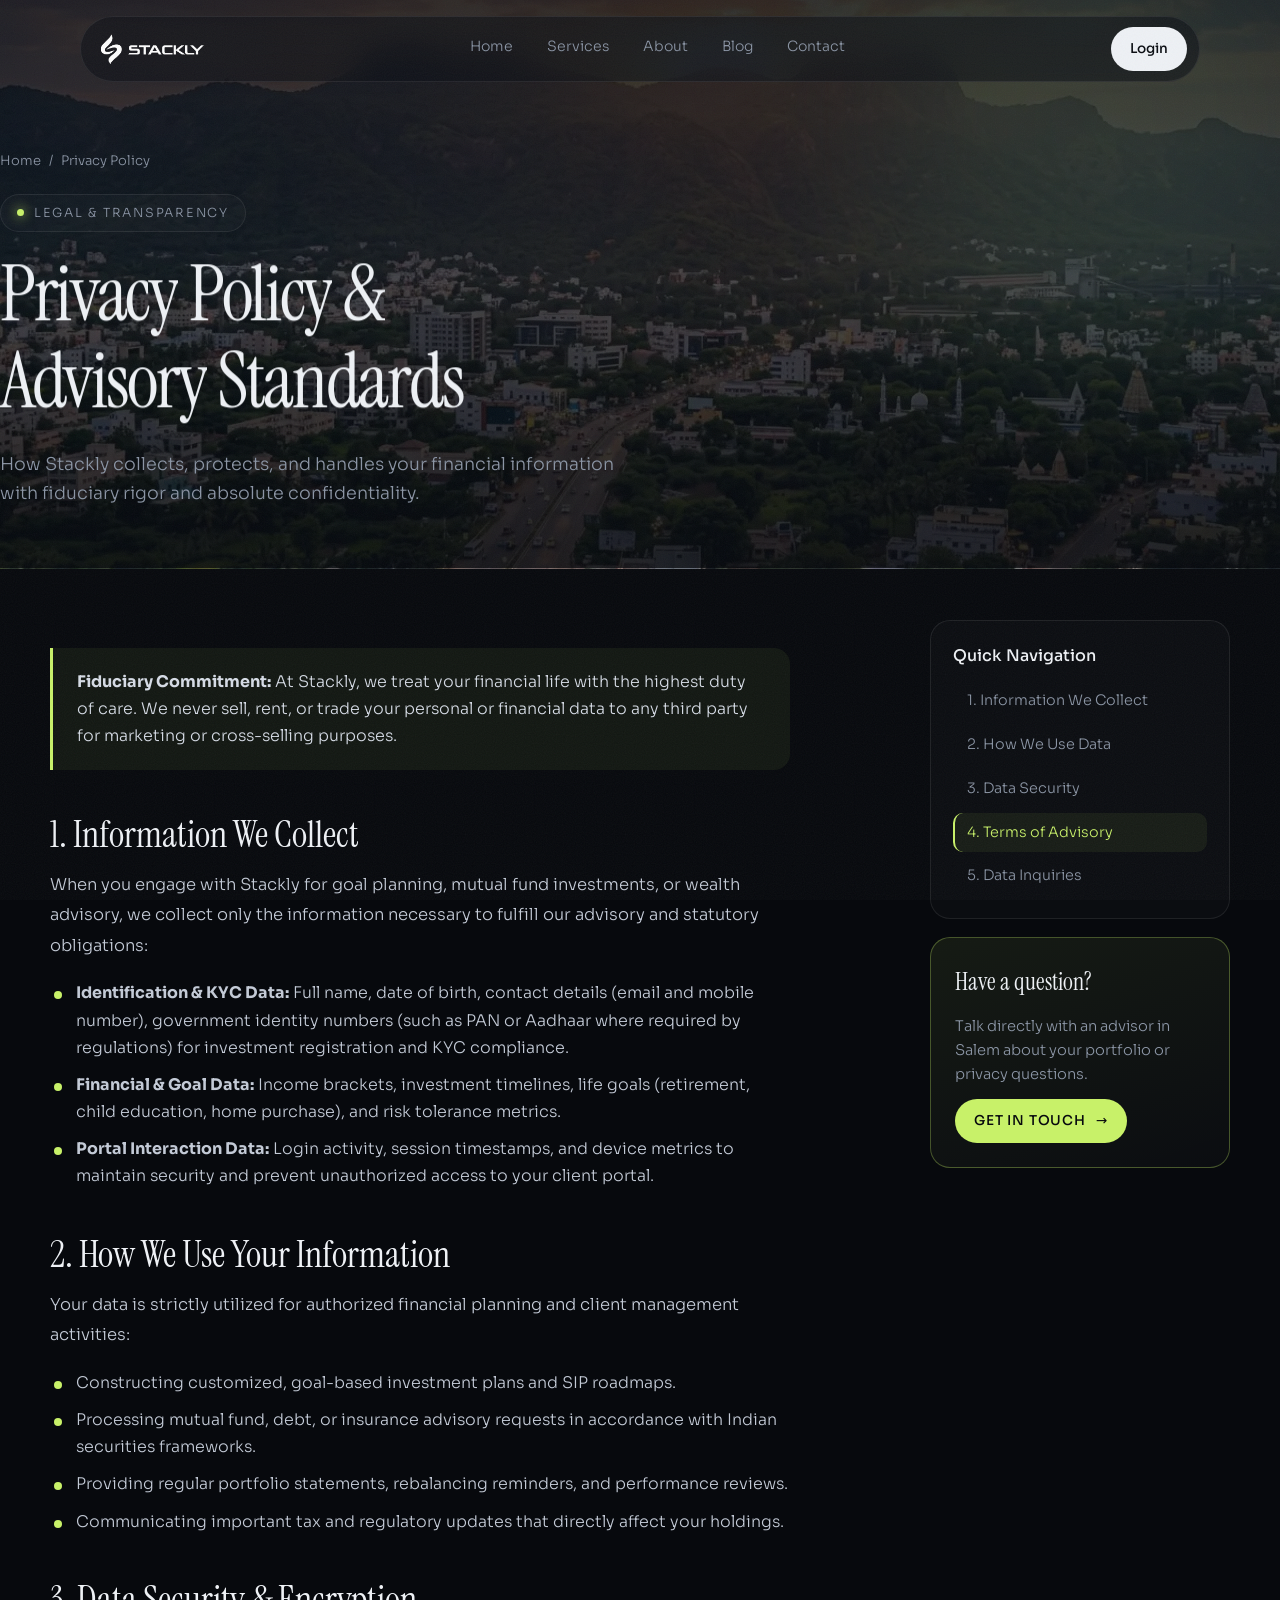
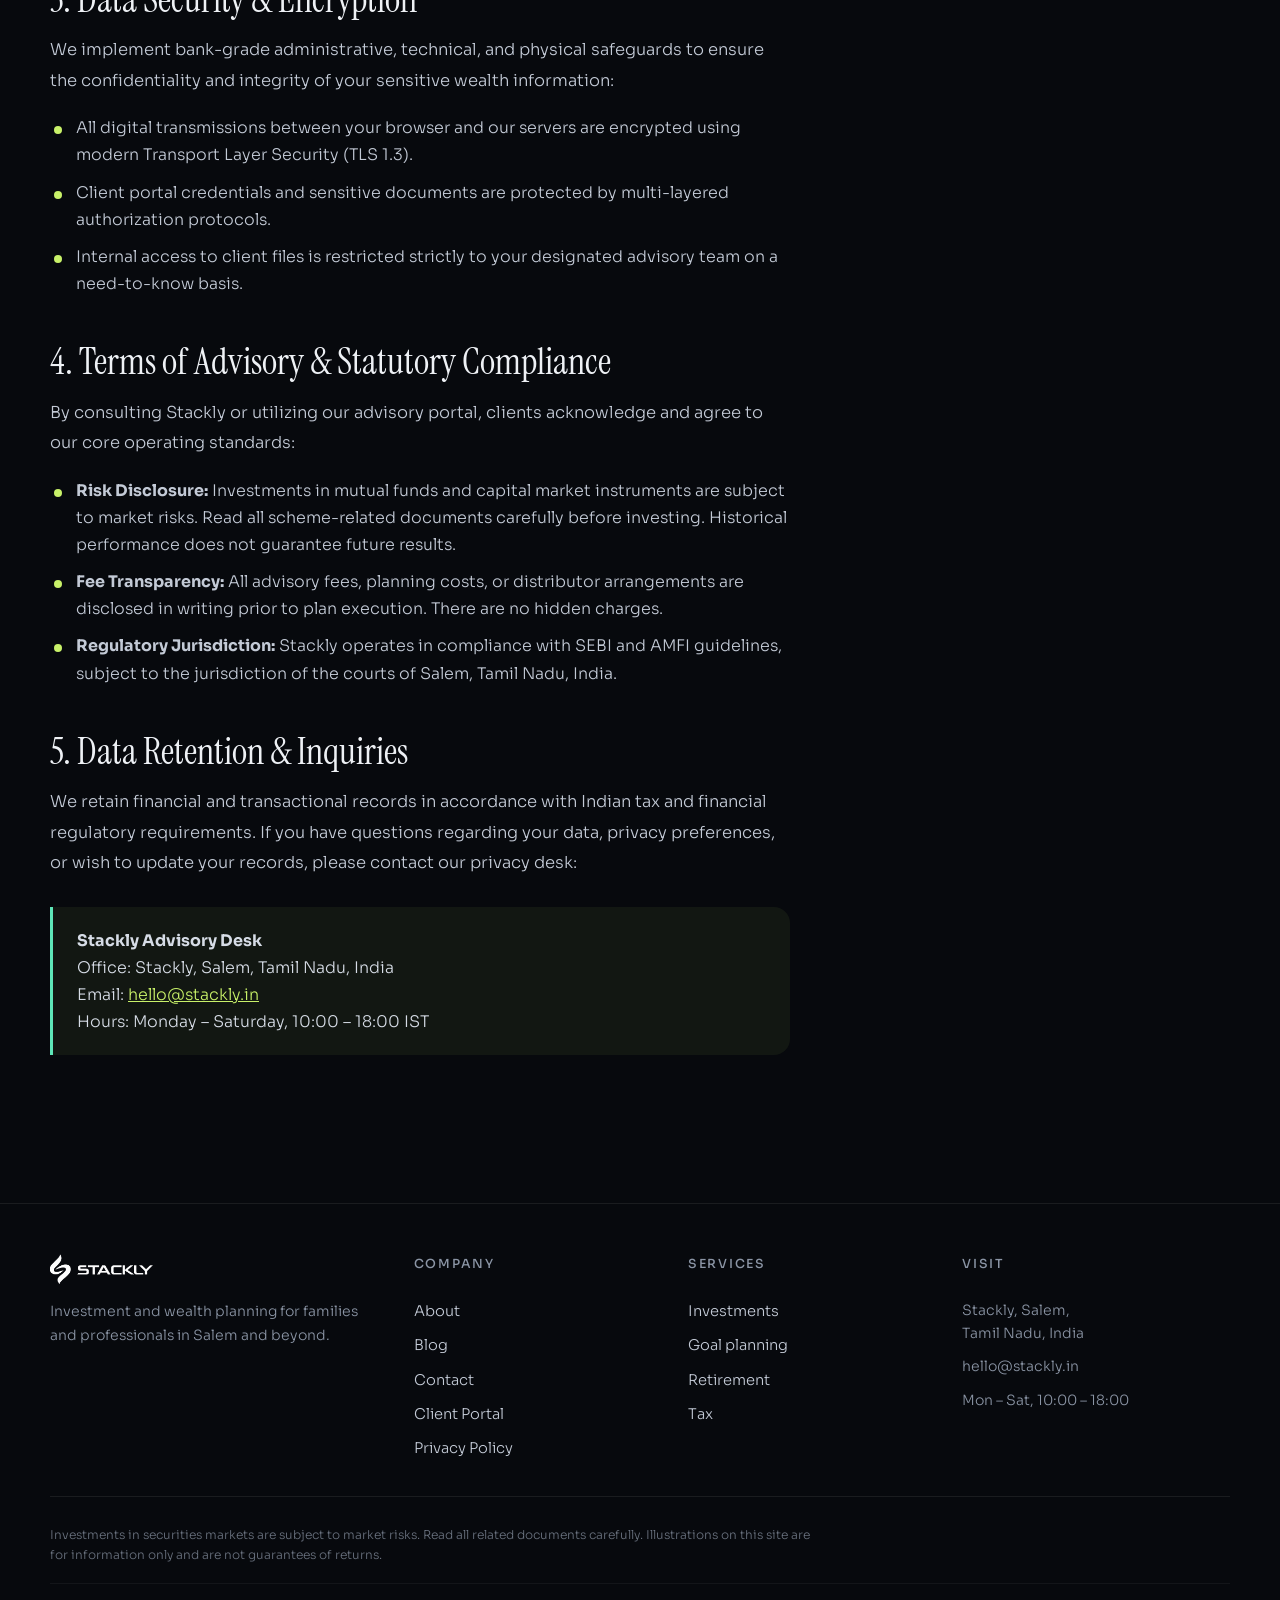
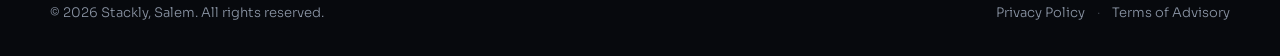
<file: privacy.html>
<!DOCTYPE html>
<html lang="en">
<head>
<meta charset="UTF-8" />
<meta name="viewport" content="width=device-width, initial-scale=1.0, viewport-fit=cover" />
<title>Privacy Policy | Stackly Investment & Wealth Planning, Salem</title>
<meta name="description" content="Learn how Stackly safeguards your personal, financial, and investment data with strict confidentiality and fiduciary standards in Salem, Tamil Nadu." />
<link rel="preconnect" href="https://fonts.googleapis.com" />
<link rel="preconnect" href="https://fonts.gstatic.com" crossorigin />
<link href="https://fonts.googleapis.com/css2?family=Instrument+Serif:ital@0;1&family=Sora:wght@300;400;500;600;700&display=swap" rel="stylesheet" />
<link rel="stylesheet" href="styles.css" />
</head>
<body>
<div class="glow" aria-hidden="true"></div>
<div class="grain" aria-hidden="true"></div>

<!-- NAV -->
<header class="nav" id="nav">
  <a href="index.html" class="logo" aria-label="Stackly home">
    <img src="assets/stackly-logo.webp" alt="Stackly" class="logo-img" />
  </a>
  <nav class="nav-links" id="navLinks">
    <a href="index.html">Home</a>
    <a href="services.html">Services</a>
    <a href="about.html">About</a>
    <a href="blog.html">Blog</a>
    <a href="contact.html">Contact</a>
    <a href="login.html" class="nav-mobile-login">Login to Portal <span class="arrow">→</span></a>
  </nav>
  <a href="login.html" class="btn btn-sm btn-light nav-cta">Login</a>
  <button class="burger" id="burger" aria-label="Menu"><span></span><span></span></button>
</header>

<main>
<!-- PAGE HERO -->
<section class="page-hero hero-about">
  <div class="orb orb-a"></div>
  <div class="container">
    <nav class="crumbs" aria-label="Breadcrumb"><a href="index.html">Home</a><span>/</span><span>Privacy Policy</span></nav>
    <p class="eyebrow reveal"><span class="dot"></span> Legal &amp; Transparency</p>
    <h1 class="page-title" data-split="words">Privacy Policy &amp; Advisory Standards</h1>
    <p class="page-sub reveal" data-delay="300">How Stackly collects, protects, and handles your financial information with fiduciary rigor and absolute confidentiality.</p>
  </div>
</section>

<!-- POLICY CONTENT -->
<section class="section section-tight-top">
  <div class="container article-wrap">
    <article class="prose">
      <div class="callout reveal">
        <b>Fiduciary Commitment:</b> At Stackly, we treat your financial life with the highest duty of care. We never sell, rent, or trade your personal or financial data to any third party for marketing or cross-selling purposes.
      </div>

      <h2 id="collection" class="reveal">1. Information We Collect</h2>
      <p class="reveal">When you engage with Stackly for goal planning, mutual fund investments, or wealth advisory, we collect only the information necessary to fulfill our advisory and statutory obligations:</p>
      <ul class="reveal">
        <li><b>Identification &amp; KYC Data:</b> Full name, date of birth, contact details (email and mobile number), government identity numbers (such as PAN or Aadhaar where required by regulations) for investment registration and KYC compliance.</li>
        <li><b>Financial &amp; Goal Data:</b> Income brackets, investment timelines, life goals (retirement, child education, home purchase), and risk tolerance metrics.</li>
        <li><b>Portal Interaction Data:</b> Login activity, session timestamps, and device metrics to maintain security and prevent unauthorized access to your client portal.</li>
      </ul>

      <h2 id="usage" class="reveal">2. How We Use Your Information</h2>
      <p class="reveal">Your data is strictly utilized for authorized financial planning and client management activities:</p>
      <ul class="reveal">
        <li>Constructing customized, goal-based investment plans and SIP roadmaps.</li>
        <li>Processing mutual fund, debt, or insurance advisory requests in accordance with Indian securities frameworks.</li>
        <li>Providing regular portfolio statements, rebalancing reminders, and performance reviews.</li>
        <li>Communicating important tax and regulatory updates that directly affect your holdings.</li>
      </ul>

      <h2 id="security" class="reveal">3. Data Security &amp; Encryption</h2>
      <p class="reveal">We implement bank-grade administrative, technical, and physical safeguards to ensure the confidentiality and integrity of your sensitive wealth information:</p>
      <ul class="reveal">
        <li>All digital transmissions between your browser and our servers are encrypted using modern Transport Layer Security (TLS 1.3).</li>
        <li>Client portal credentials and sensitive documents are protected by multi-layered authorization protocols.</li>
        <li>Internal access to client files is restricted strictly to your designated advisory team on a need-to-know basis.</li>
      </ul>

      <h2 id="terms" class="reveal">4. Terms of Advisory &amp; Statutory Compliance</h2>
      <p class="reveal">By consulting Stackly or utilizing our advisory portal, clients acknowledge and agree to our core operating standards:</p>
      <ul class="reveal">
        <li><b>Risk Disclosure:</b> Investments in mutual funds and capital market instruments are subject to market risks. Read all scheme-related documents carefully before investing. Historical performance does not guarantee future results.</li>
        <li><b>Fee Transparency:</b> All advisory fees, planning costs, or distributor arrangements are disclosed in writing prior to plan execution. There are no hidden charges.</li>
        <li><b>Regulatory Jurisdiction:</b> Stackly operates in compliance with SEBI and AMFI guidelines, subject to the jurisdiction of the courts of Salem, Tamil Nadu, India.</li>
      </ul>

      <h2 id="contact" class="reveal">5. Data Retention &amp; Inquiries</h2>
      <p class="reveal">We retain financial and transactional records in accordance with Indian tax and financial regulatory requirements. If you have questions regarding your data, privacy preferences, or wish to update your records, please contact our privacy desk:</p>
      <div class="callout reveal" style="border-left-color: var(--accent2);">
        <b>Stackly Advisory Desk</b><br />
        Office: Stackly, Salem, Tamil Nadu, India<br />
        Email: <a href="mailto:hello@stackly.in" style="color:var(--accent);text-decoration:underline">hello@stackly.in</a><br />
        Hours: Monday – Saturday, 10:00 – 18:00 IST
      </div>
    </article>

    <!-- SIDEBAR -->
    <aside class="side">
      <div class="toc reveal">
        <b>Quick Navigation</b>
        <a href="#collection">1. Information We Collect</a>
        <a href="#usage">2. How We Use Data</a>
        <a href="#security">3. Data Security</a>
        <a href="#terms">4. Terms of Advisory</a>
        <a href="#contact">5. Data Inquiries</a>
      </div>
      <div class="side-cta reveal" data-delay="100">
        <h3>Have a question?</h3>
        <p>Talk directly with an advisor in Salem about your portfolio or privacy questions.</p>
        <a href="contact.html" class="btn btn-sm btn-primary">Get in touch <span class="arrow">→</span></a>
      </div>
    </aside>
  </div>
</section>
</main>

<!-- FOOTER -->
<footer class="footer">
  <div class="container">
    <div class="foot-grid">
      <div class="foot-brand">
        <a href="index.html" class="logo" aria-label="Stackly home"><img src="assets/stackly-logo.webp" alt="Stackly" class="logo-img" /></a>
        <p>Investment and wealth planning for families and professionals in Salem and beyond.</p>
      </div>
      <div><h4>Company</h4><a href="about.html">About</a><a href="blog.html">Blog</a><a href="contact.html">Contact</a><a href="login.html">Client Portal</a><a href="privacy.html" class="active">Privacy Policy</a></div>
      <div><h4>Services</h4><a href="services.html#investment">Investments</a><a href="services.html#goals">Goal planning</a><a href="services.html#retirement">Retirement</a><a href="services.html#tax">Tax</a></div>
      <div><h4>Visit</h4><p>Stackly, Salem,<br />Tamil Nadu, India</p><p>hello@stackly.in</p><p>Mon – Sat, 10:00 – 18:00</p></div>
    </div>
    <p class="disc">Investments in securities markets are subject to market risks. Read all related documents carefully. Illustrations on this site are for information only and are not guarantees of returns.</p>
    <div class="foot-bottom">
      <p class="copy">© <span id="yr">2026</span> Stackly, Salem. All rights reserved.</p>
      <div class="foot-legal">
        <a href="privacy.html">Privacy Policy</a>
        <span class="sep">·</span>
        <a href="privacy.html#terms">Terms of Advisory</a>
      </div>
    </div>
  </div>
</footer>

<button class="scroll-top" id="scrollTop" aria-label="Scroll to top" title="Scroll to top">
  <svg viewBox="0 0 24 24" fill="none" stroke="currentColor" stroke-linecap="round" stroke-linejoin="round"><path d="M12 19V5M5 12l7-7 7 7"/></svg>
</button>

<script src="script.js"></script>
</body>
</html>
</file>
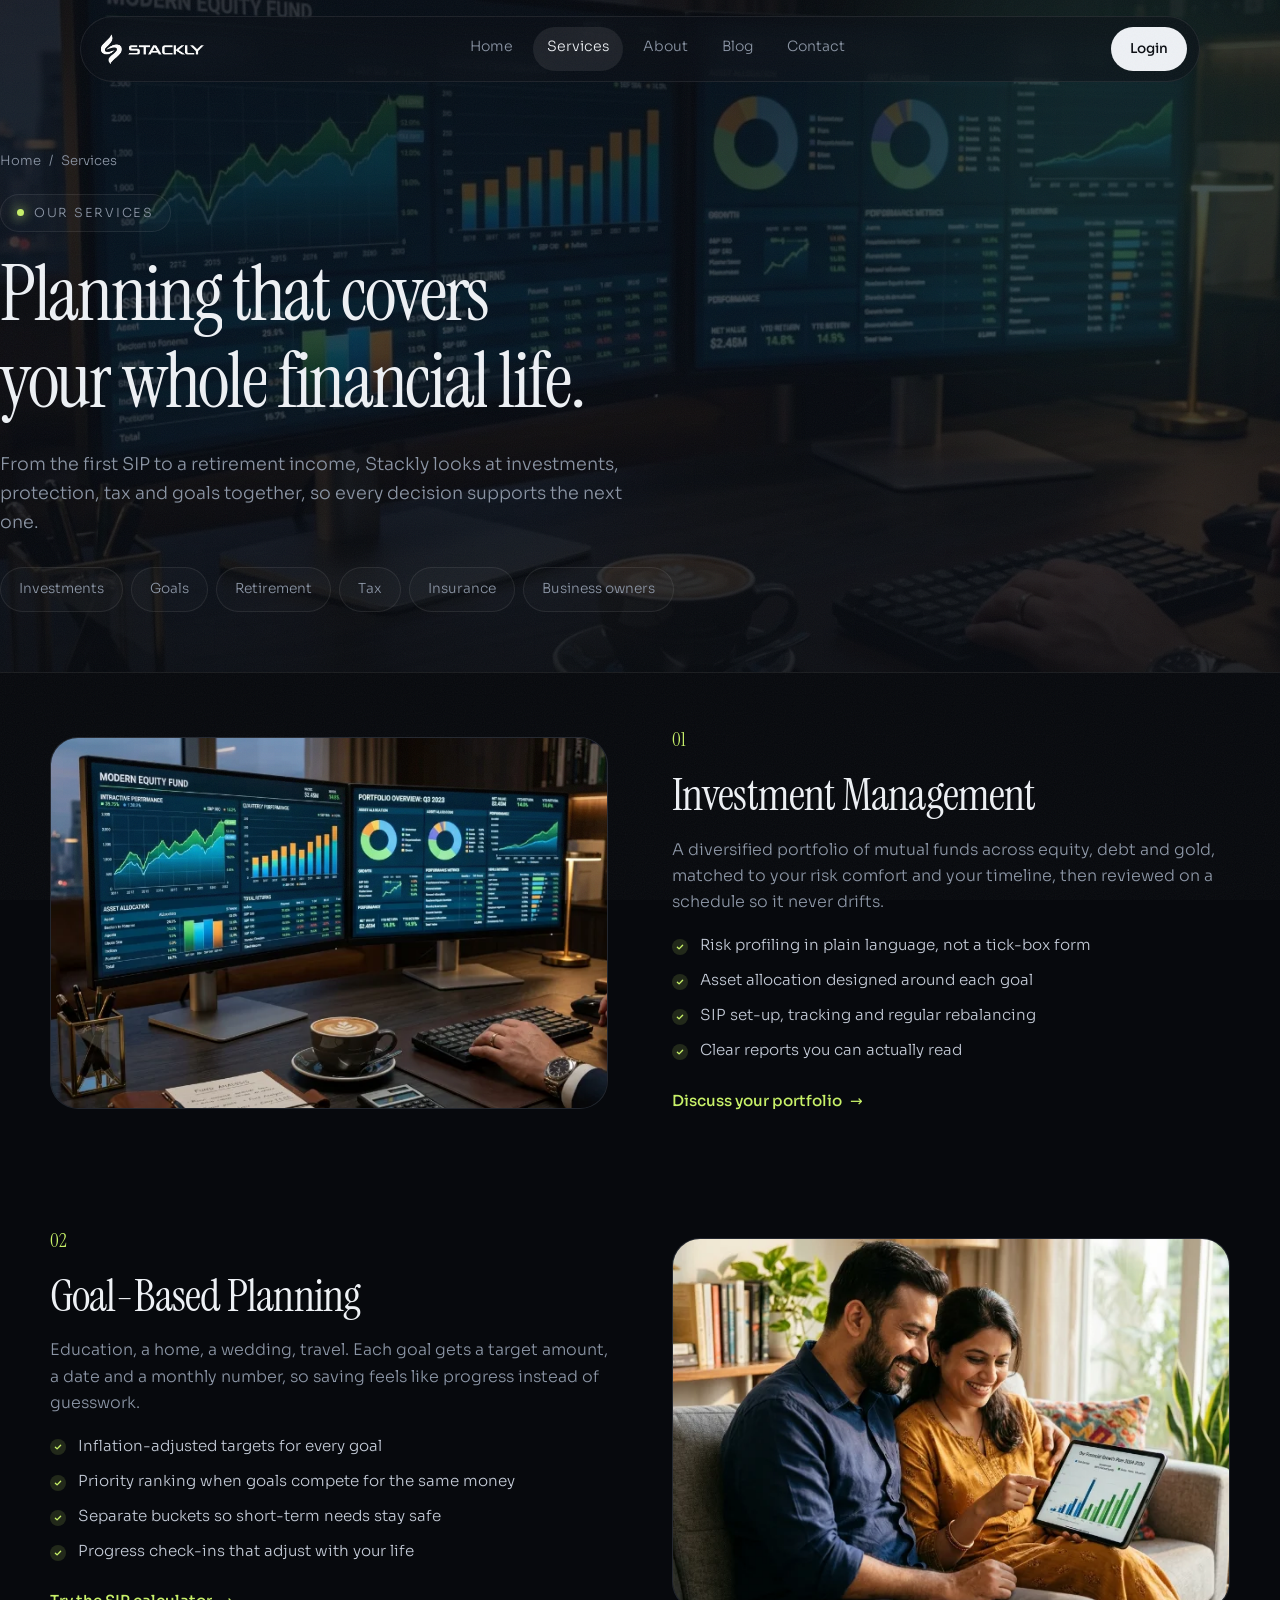
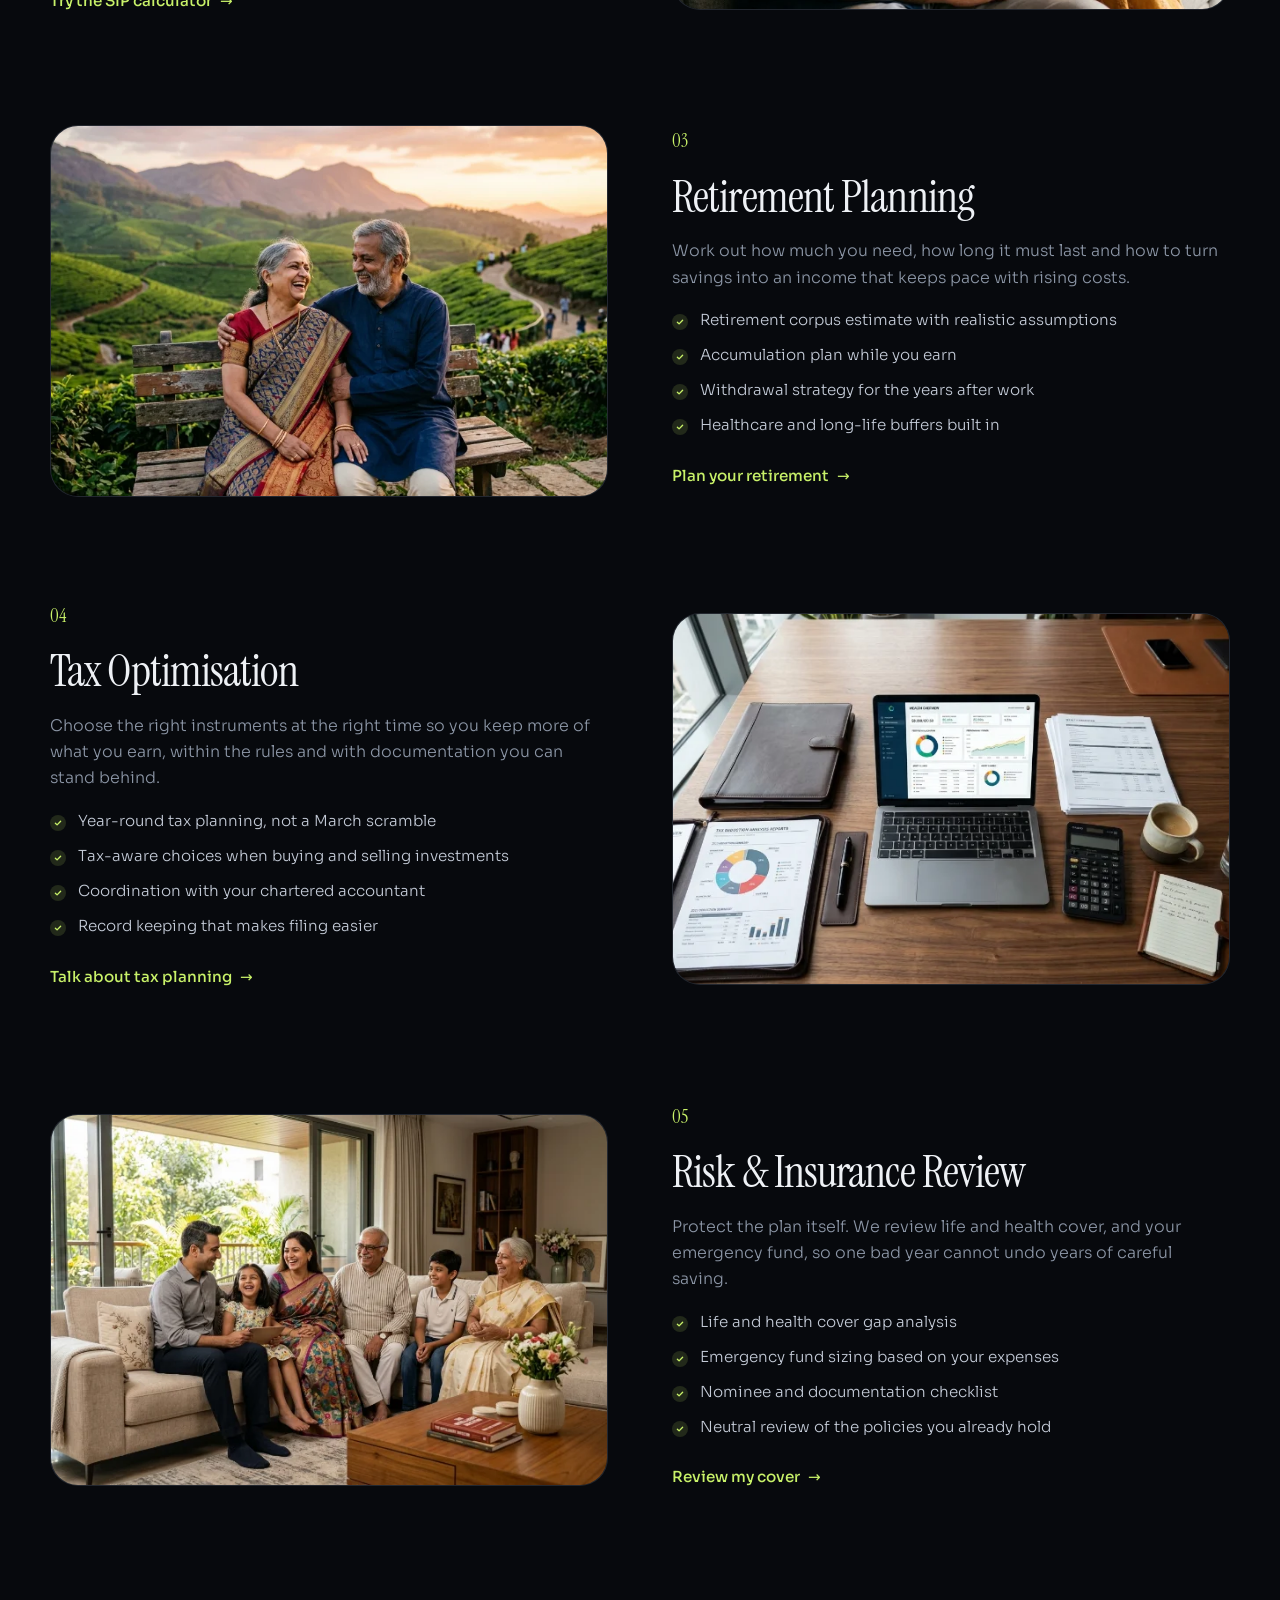
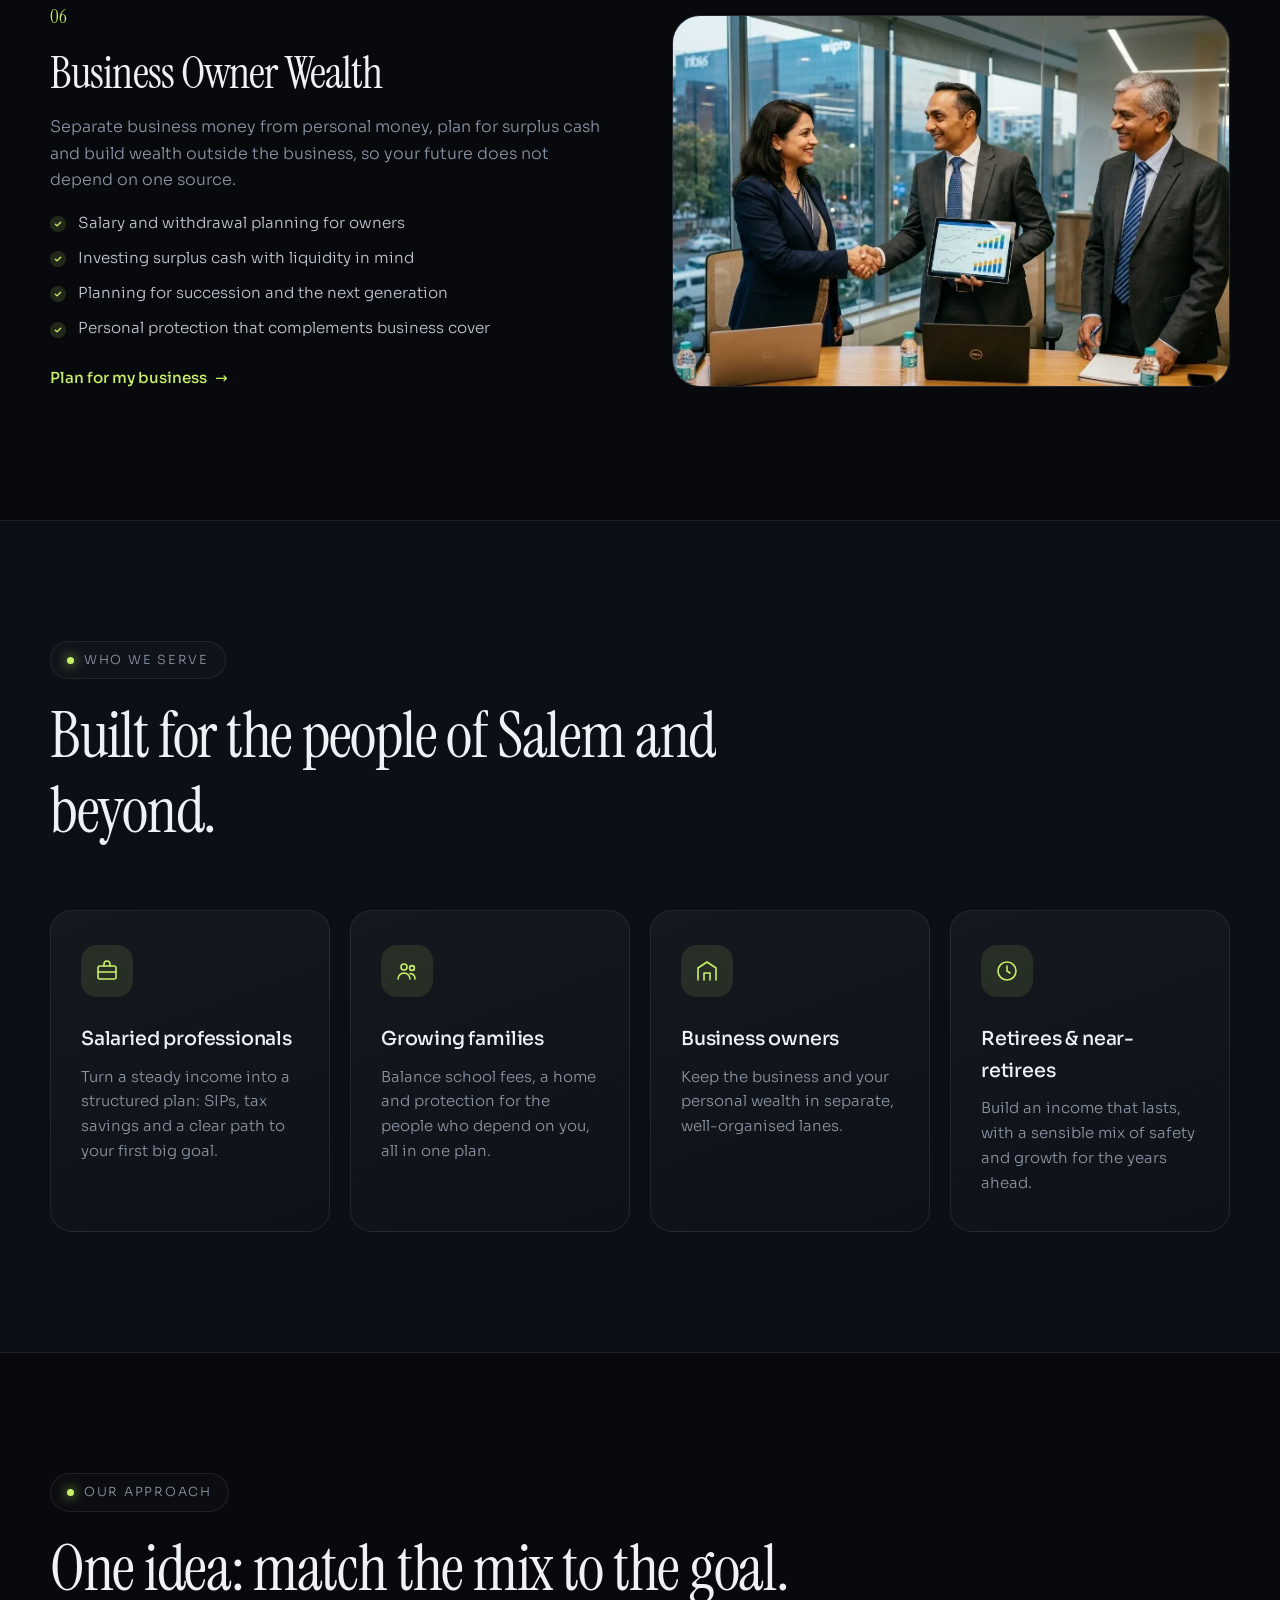
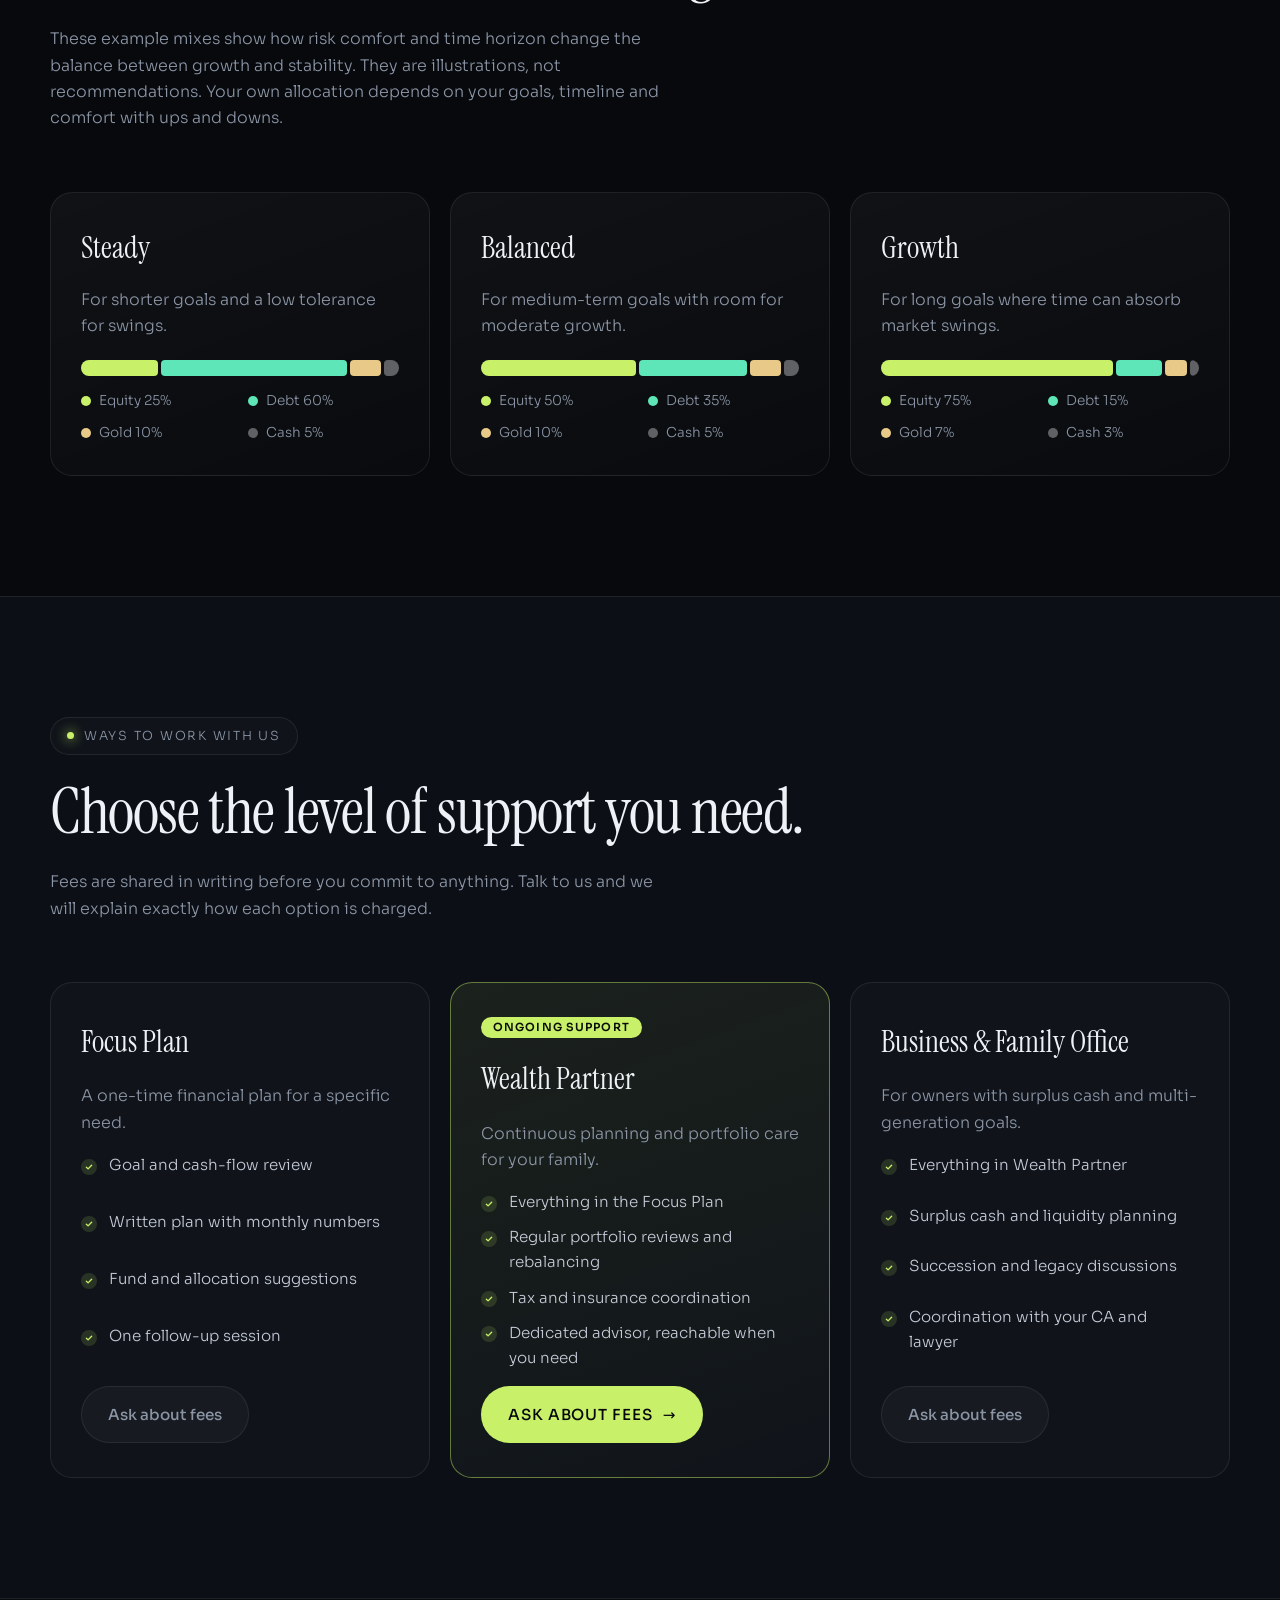
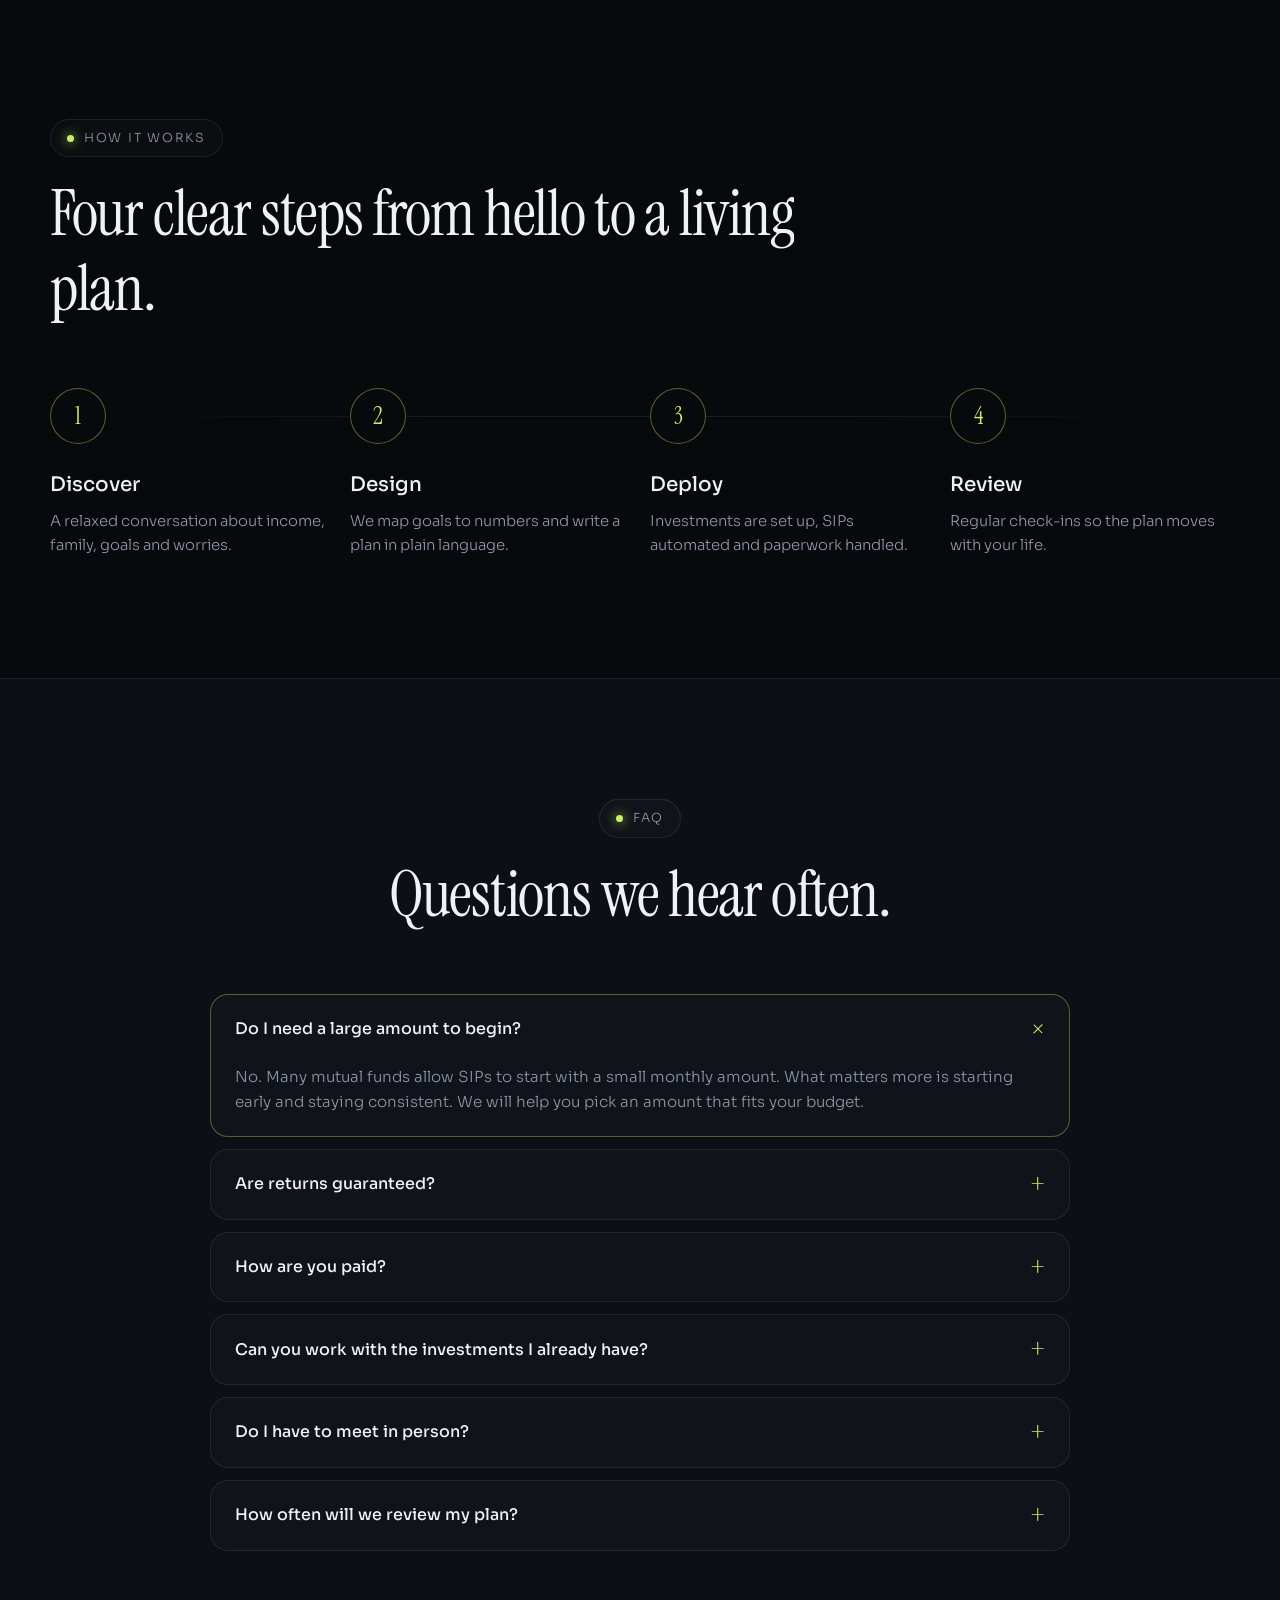
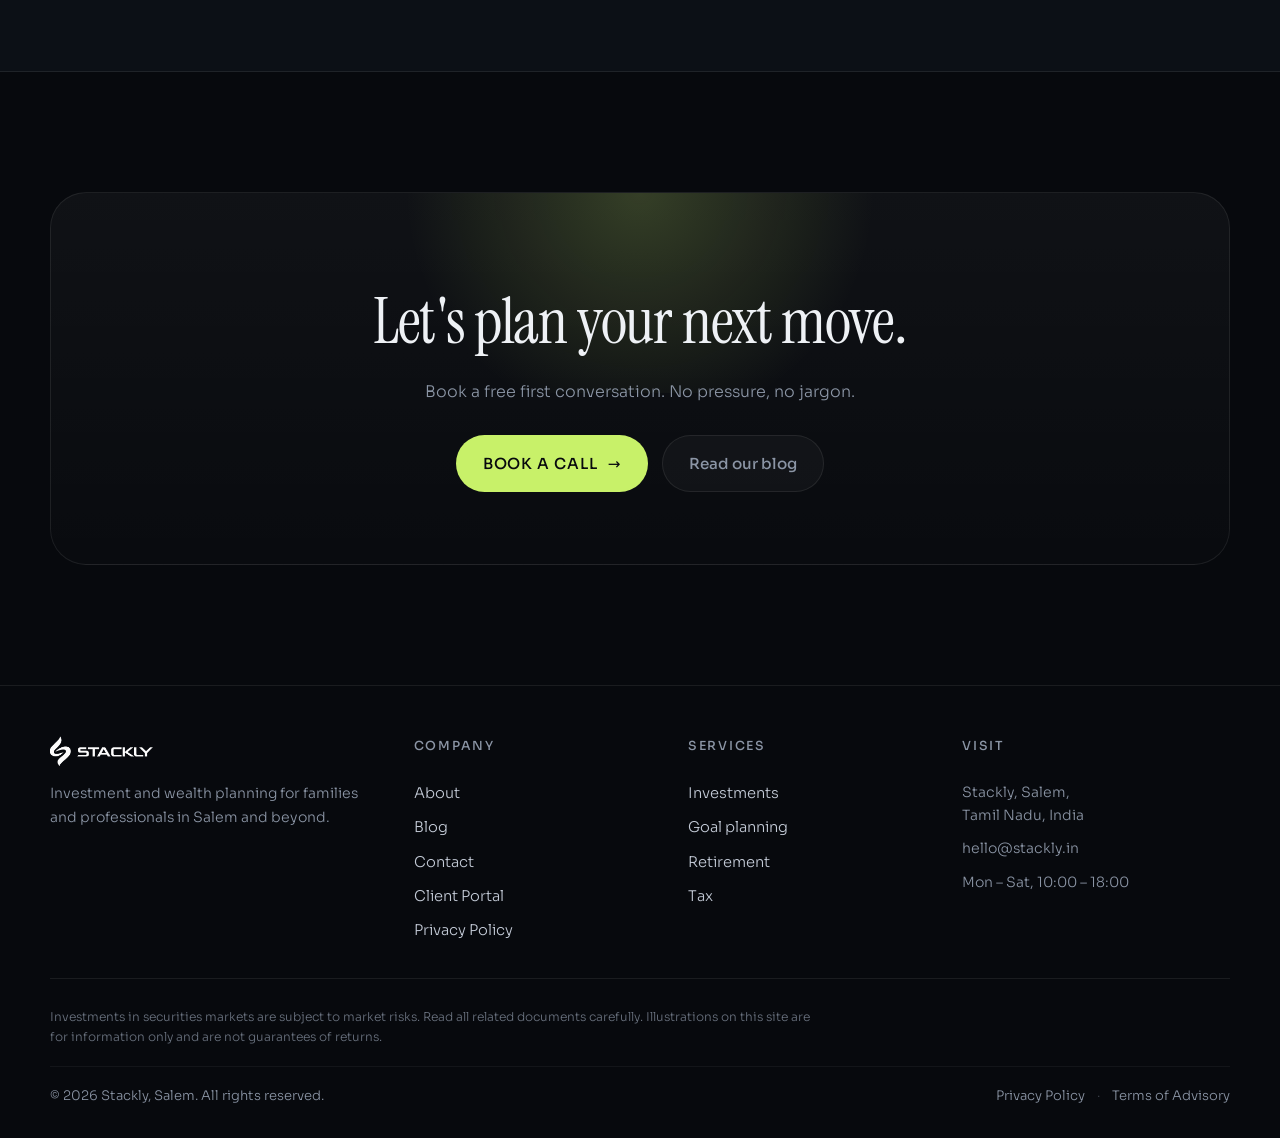
<file: services.html>
<!DOCTYPE html>
<html lang="en">
<head>
<meta charset="UTF-8" />
<meta name="viewport" content="width=device-width, initial-scale=1.0, viewport-fit=cover" />
<title>Services | Stackly Investment & Wealth Planning, Salem</title>
<meta name="description" content="Investment management, goal-based planning, retirement, tax, insurance review and business-owner wealth planning from Stackly in Salem." />
<link rel="preconnect" href="https://fonts.googleapis.com" />
<link rel="preconnect" href="https://fonts.gstatic.com" crossorigin />
<link href="https://fonts.googleapis.com/css2?family=Instrument+Serif:ital@0;1&family=Sora:wght@300;400;500;600;700&display=swap" rel="stylesheet" />
<link rel="stylesheet" href="styles.css" />
</head>
<body>
<div class="glow" aria-hidden="true"></div>
<div class="grain" aria-hidden="true"></div>

<header class="nav" id="nav">
  <a href="index.html" class="logo" aria-label="Stackly home"><img src="assets/stackly-logo.webp" alt="Stackly" class="logo-img" /></a>
  <nav class="nav-links" id="navLinks">
    <a href="index.html">Home</a>
    <a href="services.html" class="active" aria-current="page">Services</a>
    <a href="about.html">About</a>
    <a href="blog.html">Blog</a>
    <a href="contact.html">Contact</a>
    <a href="login.html" class="nav-mobile-login">Login to Portal <span class="arrow">→</span></a>
  </nav>
  <a href="login.html" class="btn btn-sm btn-light nav-cta">Login</a>
  <button class="burger" id="burger" aria-label="Menu"><span></span><span></span></button>
</header>

<main>
<!-- PAGE HERO -->
<section class="page-hero hero-services">
  <div class="orb orb-a"></div>
  <div class="container">
    <nav class="crumbs" aria-label="Breadcrumb"><a href="index.html">Home</a><span>/</span><span>Services</span></nav>
    <p class="eyebrow reveal"><span class="dot"></span> Our services</p>
    <h1 class="page-title" data-split="words">Planning that covers your whole financial life.</h1>
    <p class="page-sub reveal" data-delay="300">From the first SIP to a retirement income, Stackly looks at investments, protection, tax and goals together, so every decision supports the next one.</p>
    <div class="chips jump reveal" data-delay="450">
      <a class="chip" href="#investment">Investments</a>
      <a class="chip" href="#goals">Goals</a>
      <a class="chip" href="#retirement">Retirement</a>
      <a class="chip" href="#tax">Tax</a>
      <a class="chip" href="#insurance">Insurance</a>
      <a class="chip" href="#business">Business owners</a>
    </div>
  </div>
</section>

<!-- SERVICE DETAIL -->
<section class="section">
  <div class="container svc-list">

    <article class="svc" id="investment">
      <figure class="svc-media reveal"><img src="assets/thumb-funds.webp" width="600" height="400" alt="Donut chart of a diversified portfolio" loading="lazy" decoding="async" /></figure>
      <div class="svc-body reveal" data-delay="120">
        <span class="svc-num">01</span>
        <h2>Investment Management</h2>
        <p>A diversified portfolio of mutual funds across equity, debt and gold, matched to your risk comfort and your timeline, then reviewed on a schedule so it never drifts.</p>
        <ul class="ticks">
          <li>Risk profiling in plain language, not a tick-box form</li>
          <li>Asset allocation designed around each goal</li>
          <li>SIP set-up, tracking and regular rebalancing</li>
          <li>Clear reports you can actually read</li>
        </ul>
        <a href="contact.html" class="link-arrow">Discuss your portfolio <span>→</span></a>
      </div>
    </article>

    <article class="svc" id="goals">
      <figure class="svc-media reveal"><img src="assets/thumb-sip.webp" width="600" height="400" alt="Rising bars showing steady growth" loading="lazy" decoding="async" /></figure>
      <div class="svc-body reveal" data-delay="120">
        <span class="svc-num">02</span>
        <h2>Goal-Based Planning</h2>
        <p>Education, a home, a wedding, travel. Each goal gets a target amount, a date and a monthly number, so saving feels like progress instead of guesswork.</p>
        <ul class="ticks">
          <li>Inflation-adjusted targets for every goal</li>
          <li>Priority ranking when goals compete for the same money</li>
          <li>Separate buckets so short-term needs stay safe</li>
          <li>Progress check-ins that adjust with your life</li>
        </ul>
        <a href="index.html#calculator" class="link-arrow">Try the SIP calculator <span>→</span></a>
      </div>
    </article>

    <article class="svc" id="retirement">
      <figure class="svc-media reveal"><img src="assets/goal-retirement.webp" width="600" height="440" alt="Sunset over hills with a bench under a tree" loading="lazy" decoding="async" /></figure>
      <div class="svc-body reveal" data-delay="120">
        <span class="svc-num">03</span>
        <h2>Retirement Planning</h2>
        <p>Work out how much you need, how long it must last and how to turn savings into an income that keeps pace with rising costs.</p>
        <ul class="ticks">
          <li>Retirement corpus estimate with realistic assumptions</li>
          <li>Accumulation plan while you earn</li>
          <li>Withdrawal strategy for the years after work</li>
          <li>Healthcare and long-life buffers built in</li>
        </ul>
        <a href="contact.html" class="link-arrow">Plan your retirement <span>→</span></a>
      </div>
    </article>

    <article class="svc" id="tax">
      <figure class="svc-media reveal"><img src="assets/thumb-tax.webp" width="600" height="400" alt="Document with a percent badge" loading="lazy" decoding="async" /></figure>
      <div class="svc-body reveal" data-delay="120">
        <span class="svc-num">04</span>
        <h2>Tax Optimisation</h2>
        <p>Choose the right instruments at the right time so you keep more of what you earn, within the rules and with documentation you can stand behind.</p>
        <ul class="ticks">
          <li>Year-round tax planning, not a March scramble</li>
          <li>Tax-aware choices when buying and selling investments</li>
          <li>Coordination with your chartered accountant</li>
          <li>Record keeping that makes filing easier</li>
        </ul>
        <a href="contact.html" class="link-arrow">Talk about tax planning <span>→</span></a>
      </div>
    </article>

    <article class="svc" id="insurance">
      <figure class="svc-media reveal"><img src="assets/thumb-emergency.webp" width="600" height="400" alt="Shield with a check mark" loading="lazy" decoding="async" /></figure>
      <div class="svc-body reveal" data-delay="120">
        <span class="svc-num">05</span>
        <h2>Risk &amp; Insurance Review</h2>
        <p>Protect the plan itself. We review life and health cover, and your emergency fund, so one bad year cannot undo years of careful saving.</p>
        <ul class="ticks">
          <li>Life and health cover gap analysis</li>
          <li>Emergency fund sizing based on your expenses</li>
          <li>Nominee and documentation checklist</li>
          <li>Neutral review of the policies you already hold</li>
        </ul>
        <a href="contact.html" class="link-arrow">Review my cover <span>→</span></a>
      </div>
    </article>

    <article class="svc" id="business">
      <figure class="svc-media reveal"><img src="assets/thumb-business.webp" width="600" height="400" alt="Business buildings and a coin" loading="lazy" decoding="async" /></figure>
      <div class="svc-body reveal" data-delay="120">
        <span class="svc-num">06</span>
        <h2>Business Owner Wealth</h2>
        <p>Separate business money from personal money, plan for surplus cash and build wealth outside the business, so your future does not depend on one source.</p>
        <ul class="ticks">
          <li>Salary and withdrawal planning for owners</li>
          <li>Investing surplus cash with liquidity in mind</li>
          <li>Planning for succession and the next generation</li>
          <li>Personal protection that complements business cover</li>
        </ul>
        <a href="contact.html" class="link-arrow">Plan for my business <span>→</span></a>
      </div>
    </article>

  </div>
</section>

<!-- WHO WE SERVE -->
<section class="section section-dark" id="who">
  <div class="container">
    <div class="section-head">
      <p class="eyebrow reveal"><span class="dot"></span> Who we serve</p>
      <h2 class="h2" data-split="words">Built for the people of Salem and beyond.</h2>
    </div>
    <div class="cards four">
      <article class="card tilt reveal">
        <div class="icon"><svg viewBox="0 0 24 24"><rect x="3" y="7" width="18" height="13" rx="2"/><path d="M9 7V5a3 3 0 0 1 6 0v2M3 13h18"/></svg></div>
        <h3>Salaried professionals</h3>
        <p>Turn a steady income into a structured plan: SIPs, tax savings and a clear path to your first big goal.</p>
      </article>
      <article class="card tilt reveal" data-delay="100">
        <div class="icon"><svg viewBox="0 0 24 24"><circle cx="9" cy="8" r="3"/><circle cx="17" cy="9" r="2.4"/><path d="M3 20c0-3.3 2.7-6 6-6s6 2.7 6 6M15 14.5c3 .2 5 2.3 5 5.5"/></svg></div>
        <h3>Growing families</h3>
        <p>Balance school fees, a home and protection for the people who depend on you, all in one plan.</p>
      </article>
      <article class="card tilt reveal" data-delay="200">
        <div class="icon"><svg viewBox="0 0 24 24"><path d="M3 21V9l9-6 9 6v12"/><path d="M9 21v-7h6v7"/></svg></div>
        <h3>Business owners</h3>
        <p>Keep the business and your personal wealth in separate, well-organised lanes.</p>
      </article>
      <article class="card tilt reveal" data-delay="300">
        <div class="icon"><svg viewBox="0 0 24 24"><circle cx="12" cy="12" r="9"/><path d="M12 7v5l3 2"/></svg></div>
        <h3>Retirees &amp; near-retirees</h3>
        <p>Build an income that lasts, with a sensible mix of safety and growth for the years ahead.</p>
      </article>
    </div>
  </div>
</section>

<!-- ALLOCATION -->
<section class="section" id="approach">
  <div class="container">
    <div class="section-head">
      <p class="eyebrow reveal"><span class="dot"></span> Our approach</p>
      <h2 class="h2" data-split="words">One idea: match the mix to the goal.</h2>
      <p class="muted reveal" style="margin-top:18px;max-width:620px">These example mixes show how risk comfort and time horizon change the balance between growth and stability. They are illustrations, not recommendations. Your own allocation depends on your goals, timeline and comfort with ups and downs.</p>
    </div>

    <div class="alloc-grid">
      <article class="alloc reveal">
        <h3>Steady</h3>
        <p class="muted">For shorter goals and a low tolerance for swings.</p>
        <div class="seg"><i class="eq" style="--w:25%"></i><i class="debt" style="--w:60%"></i><i class="gold" style="--w:10%"></i><i class="cash" style="--w:5%"></i></div>
        <ul class="keys"><li><i class="eq"></i>Equity 25%</li><li><i class="debt"></i>Debt 60%</li><li><i class="gold"></i>Gold 10%</li><li><i class="cash"></i>Cash 5%</li></ul>
      </article>
      <article class="alloc reveal" data-delay="120">
        <h3>Balanced</h3>
        <p class="muted">For medium-term goals with room for moderate growth.</p>
        <div class="seg"><i class="eq" style="--w:50%"></i><i class="debt" style="--w:35%"></i><i class="gold" style="--w:10%"></i><i class="cash" style="--w:5%"></i></div>
        <ul class="keys"><li><i class="eq"></i>Equity 50%</li><li><i class="debt"></i>Debt 35%</li><li><i class="gold"></i>Gold 10%</li><li><i class="cash"></i>Cash 5%</li></ul>
      </article>
      <article class="alloc reveal" data-delay="240">
        <h3>Growth</h3>
        <p class="muted">For long goals where time can absorb market swings.</p>
        <div class="seg"><i class="eq" style="--w:75%"></i><i class="debt" style="--w:15%"></i><i class="gold" style="--w:7%"></i><i class="cash" style="--w:3%"></i></div>
        <ul class="keys"><li><i class="eq"></i>Equity 75%</li><li><i class="debt"></i>Debt 15%</li><li><i class="gold"></i>Gold 7%</li><li><i class="cash"></i>Cash 3%</li></ul>
      </article>
    </div>
  </div>
</section>

<!-- ENGAGEMENT MODELS -->
<section class="section section-dark" id="models">
  <div class="container">
    <div class="section-head">
      <p class="eyebrow reveal"><span class="dot"></span> Ways to work with us</p>
      <h2 class="h2" data-split="words">Choose the level of support you need.</h2>
      <p class="muted reveal" style="margin-top:18px;max-width:620px">Fees are shared in writing before you commit to anything. Talk to us and we will explain exactly how each option is charged.</p>
    </div>

    <div class="plans">
      <article class="plan reveal">
        <h3>Focus Plan</h3>
        <p class="muted">A one-time financial plan for a specific need.</p>
        <ul class="ticks">
          <li>Goal and cash-flow review</li>
          <li>Written plan with monthly numbers</li>
          <li>Fund and allocation suggestions</li>
          <li>One follow-up session</li>
        </ul>
        <a href="contact.html" class="btn btn-ghost">Ask about fees</a>
      </article>
      <article class="plan featured reveal" data-delay="120">
        <span class="badge">Ongoing support</span>
        <h3>Wealth Partner</h3>
        <p class="muted">Continuous planning and portfolio care for your family.</p>
        <ul class="ticks">
          <li>Everything in the Focus Plan</li>
          <li>Regular portfolio reviews and rebalancing</li>
          <li>Tax and insurance coordination</li>
          <li>Dedicated advisor, reachable when you need</li>
        </ul>
        <a href="contact.html" class="btn btn-primary">Ask about fees <span class="arrow">→</span></a>
      </article>
      <article class="plan reveal" data-delay="240">
        <h3>Business &amp; Family Office</h3>
        <p class="muted">For owners with surplus cash and multi-generation goals.</p>
        <ul class="ticks">
          <li>Everything in Wealth Partner</li>
          <li>Surplus cash and liquidity planning</li>
          <li>Succession and legacy discussions</li>
          <li>Coordination with your CA and lawyer</li>
        </ul>
        <a href="contact.html" class="btn btn-ghost">Ask about fees</a>
      </article>
    </div>
  </div>
</section>

<!-- PROCESS -->
<section class="section" id="process">
  <div class="container">
    <div class="section-head">
      <p class="eyebrow reveal"><span class="dot"></span> How it works</p>
      <h2 class="h2" data-split="words">Four clear steps from hello to a living plan.</h2>
    </div>
    <div class="steps">
      <div class="step reveal"><div class="step-n">1</div><h3>Discover</h3><p>A relaxed conversation about income, family, goals and worries.</p></div>
      <div class="step reveal" data-delay="120"><div class="step-n">2</div><h3>Design</h3><p>We map goals to numbers and write a plan in plain language.</p></div>
      <div class="step reveal" data-delay="240"><div class="step-n">3</div><h3>Deploy</h3><p>Investments are set up, SIPs automated and paperwork handled.</p></div>
      <div class="step reveal" data-delay="360"><div class="step-n">4</div><h3>Review</h3><p>Regular check-ins so the plan moves with your life.</p></div>
    </div>
  </div>
</section>

<!-- FAQ -->
<section class="section section-dark" id="faq">
  <div class="container">
    <div class="section-head center-head">
      <p class="eyebrow reveal"><span class="dot"></span> FAQ</p>
      <h2 class="h2" data-split="words">Questions we hear often.</h2>
    </div>
    <div class="faq">
      <details class="reveal" open>
        <summary>Do I need a large amount to begin?</summary>
        <div class="ans">No. Many mutual funds allow SIPs to start with a small monthly amount. What matters more is starting early and staying consistent. We will help you pick an amount that fits your budget.</div>
      </details>
      <details class="reveal">
        <summary>Are returns guaranteed?</summary>
        <div class="ans">No. Market-linked investments carry risk and their value can go up or down. We plan around realistic assumptions and show you the range of outcomes rather than a single promise.</div>
      </details>
      <details class="reveal">
        <summary>How are you paid?</summary>
        <div class="ans">We share how every service is charged, in writing, before you commit. If there is any cost or conflict of interest connected with a recommendation, we tell you up front.</div>
      </details>
      <details class="reveal">
        <summary>Can you work with the investments I already have?</summary>
        <div class="ans">Yes. We start with a neutral review of your existing funds, policies and savings, and keep what works. Changes are suggested only where they help your goals.</div>
      </details>
      <details class="reveal">
        <summary>Do I have to meet in person?</summary>
        <div class="ans">We love meeting in Salem, but video and phone calls work well too. Documents can be shared and signed digitally where allowed.</div>
      </details>
      <details class="reveal">
        <summary>How often will we review my plan?</summary>
        <div class="ans">At least once a year, and whenever something big changes, like a new job, a child, a home purchase or a business milestone.</div>
      </details>
    </div>
  </div>
</section>

<!-- CTA -->
<section class="section">
  <div class="container">
    <div class="cta cta-compact">
      <div class="cta-glow"></div>
      <h2 class="h2 center" data-split="words">Let's plan your next move.</h2>
      <p class="muted center reveal">Book a free first conversation. No pressure, no jargon.</p>
      <div class="cta-actions reveal"><a href="contact.html" class="btn btn-primary">Book a call <span class="arrow">→</span></a><a href="blog.html" class="btn btn-ghost">Read our blog</a></div>
    </div>
  </div>
</section>
</main>

<footer class="footer">
  <div class="container">
    <div class="foot-grid">
      <div class="foot-brand">
        <a href="index.html" class="logo" aria-label="Stackly home"><img src="assets/stackly-logo.webp" alt="Stackly" class="logo-img" /></a>
        <p>Investment and wealth planning for families and professionals in Salem and beyond.</p>
      </div>
      <div><h4>Company</h4><a href="about.html">About</a><a href="blog.html">Blog</a><a href="contact.html">Contact</a><a href="login.html">Client Portal</a><a href="privacy.html">Privacy Policy</a></div>
      <div><h4>Services</h4><a href="services.html#investment">Investments</a><a href="services.html#goals">Goal planning</a><a href="services.html#retirement">Retirement</a><a href="services.html#tax">Tax</a></div>
      <div><h4>Visit</h4><p>Stackly, Salem,<br />Tamil Nadu, India</p><p>hello@stackly.in</p><p>Mon – Sat, 10:00 – 18:00</p></div>
    </div>
    <p class="disc">Investments in securities markets are subject to market risks. Read all related documents carefully. Illustrations on this site are for information only and are not guarantees of returns.</p>
    <div class="foot-bottom">
      <p class="copy">© <span id="yr">2026</span> Stackly, Salem. All rights reserved.</p>
      <div class="foot-legal">
        <a href="privacy.html">Privacy Policy</a>
        <span class="sep">·</span>
        <a href="privacy.html#terms">Terms of Advisory</a>
      </div>
    </div>
  </div>
</footer>

<button class="scroll-top" id="scrollTop" aria-label="Scroll to top" title="Scroll to top">
  <svg viewBox="0 0 24 24" fill="none" stroke="currentColor" stroke-linecap="round" stroke-linejoin="round"><path d="M12 19V5M5 12l7-7 7 7"/></svg>
</button>

<script src="script.js"></script>
</body>
</html>
</file>
<file: styles.css>
@import url('portal.css');

:root{
  --bg:#07090d;
  --bg2:#0c1016;
  --surface:#10151d;
  --line:rgba(255,255,255,.08);
  --text:#eef1f5;
  --muted:#8b95a5;
  --accent:#c8f169;      /* lime */
  --accent2:#5ee6b8;     /* mint */
  --gold:#e8c987;
  --radius:22px;
  --ease:cubic-bezier(.2,.7,.1,1);
  --serif:'Instrument Serif',Georgia,serif;
  --sans:'Sora',system-ui,sans-serif;
}
*{box-sizing:border-box;margin:0;padding:0}
html{scroll-behavior:smooth;-webkit-text-size-adjust:100%}
body{background:var(--bg);color:var(--text);font-family:var(--sans);font-weight:300;line-height:1.65;overflow-x:hidden}
a{color:inherit;text-decoration:none}
ul{list-style:none}
img,svg{display:block;max-width:100%}
button,input,select,textarea{font:inherit;color:inherit}
.container{width:min(1180px,100% - 48px);margin-inline:auto}

/* ambient */
.glow{position:fixed;width:520px;height:520px;border-radius:50%;pointer-events:none;z-index:0;
  background:radial-gradient(circle,rgba(200,241,105,.10),transparent 65%);
  transform:translate(-50%,-50%);left:50%;top:30%;transition:opacity .4s}
.grain{position:fixed;inset:0;pointer-events:none;z-index:100;opacity:.05;
  background-image:url("data:image/svg+xml;utf8,<svg xmlns='http://www.w3.org/2000/svg' width='160' height='160'><filter id='n'><feTurbulence type='fractalNoise' baseFrequency='.9' numOctaves='2'/></filter><rect width='100%' height='100%' filter='url(%23n)'/></svg>")}
main,.footer{position:relative;z-index:1}

/* nav */
.nav{position:fixed;top:16px;left:50%;transform:translateX(-50%);z-index:50;
  width:min(1120px,100% - 32px);display:flex;align-items:center;justify-content:space-between;gap:20px;
  padding:10px 12px 10px 20px;border-radius:999px;border:1px solid var(--line);
  background:rgba(12,16,22,.55);backdrop-filter:blur(16px);-webkit-backdrop-filter:blur(16px);
  transition:background .3s,box-shadow .3s}
.nav.scrolled{background:rgba(10,13,18,.85);box-shadow:0 10px 40px rgba(0,0,0,.4)}
.logo{display:flex;align-items:center;gap:10px;text-decoration:none}
.logo-img{height:30px;width:auto;max-width:135px;object-fit:contain;display:block}
.logo-mark{display:grid;gap:3px;width:22px}
.logo-mark i{display:block;height:5px;border-radius:3px;background:var(--accent)}
.logo-mark i:nth-child(2){width:80%;opacity:.7}
.logo-mark i:nth-child(3){width:55%;opacity:.4}
.logo-text{font-weight:600;font-size:1.15rem;letter-spacing:-.02em}
.nav-links{display:flex;gap:6px}
.nav-links a{padding:8px 14px;border-radius:999px;font-size:.88rem;color:var(--muted);transition:.25s}
.nav-links a:hover{color:var(--text);background:rgba(255,255,255,.06)}
.burger{display:none;width:42px;height:42px;border-radius:50%;border:1px solid var(--line);background:transparent;cursor:pointer;position:relative}
.burger span{position:absolute;left:12px;right:12px;height:1.5px;background:var(--text);transition:.3s}
.burger span:first-child{top:16px}.burger span:last-child{top:24px}
.burger.open span:first-child{transform:translateY(4px) rotate(45deg)}
.burger.open span:last-child{transform:translateY(-4px) rotate(-45deg)}

/* buttons */
.btn{display:inline-flex;align-items:center;gap:10px;padding:15px 26px;border-radius:999px;font-weight:500;font-size:.95rem;border:1px solid transparent;cursor:pointer;transition:transform .3s var(--ease),box-shadow .3s,background .3s}
.btn-sm{padding:10px 18px;font-size:.85rem}
.btn-primary{background:var(--accent);color:#0a0d08;box-shadow:0 0 0 0 rgba(200,241,105,.4)}
.btn-primary:hover{transform:translateY(-2px);box-shadow:0 12px 34px -8px rgba(200,241,105,.55)}
.btn-light{background:var(--text);color:#0a0d12}
.btn-light:hover{transform:translateY(-2px)}
.btn-ghost{border-color:var(--line);background:rgba(255,255,255,.03)}
.btn-ghost:hover{background:rgba(255,255,255,.08);transform:translateY(-2px)}
.btn .arrow{transition:transform .3s var(--ease)}
.btn:hover .arrow{transform:translateX(5px)}

/* type */
.eyebrow{display:inline-flex;align-items:center;gap:10px;font-size:.78rem;letter-spacing:.14em;text-transform:uppercase;color:var(--muted);padding:8px 16px;border:1px solid var(--line);border-radius:999px;background:rgba(255,255,255,.02)}
.dot{width:7px;height:7px;border-radius:50%;background:var(--accent);box-shadow:0 0 12px var(--accent);animation:pulse 2s infinite}
@keyframes pulse{50%{opacity:.35}}
.h2{font-family:var(--serif);font-weight:400;font-size:clamp(2.3rem,5vw,4rem);line-height:1.08;letter-spacing:-.02em;margin-top:22px}
.muted{color:var(--muted)}
.center{text-align:center}

/* text animation primitives */
.ch,.wd{display:inline-block;will-change:transform}
.wd-wrap{display:inline-block;overflow:hidden;vertical-align:top;padding-bottom:.08em}
.wd{transform:translateY(110%);opacity:0;transition:transform .9s var(--ease),opacity .9s var(--ease)}
.ch{transform:translateY(60%) rotate(4deg);opacity:0;filter:blur(8px);transition:transform .8s var(--ease),opacity .8s var(--ease),filter .8s var(--ease)}
.in .wd,.in .ch{transform:none;opacity:1;filter:none}
.reveal{opacity:0;transform:translateY(28px);transition:opacity .9s var(--ease),transform .9s var(--ease)}
.reveal.in{opacity:1;transform:none}

/* hero */
.hero{position:relative;min-height:100vh;display:flex;align-items:center;padding:140px 0 90px;overflow:hidden;
  background:radial-gradient(circle at 75% 30%,rgba(200,241,105,.08),transparent 55%),linear-gradient(180deg,rgba(7,9,13,.65) 0%,rgba(7,9,13,.95) 100%),url('assets/bg-hero-home.webp') center/cover no-repeat}

/* page hero sections */
.page-hero{
  position:relative;
  min-height:55vh;
  display:flex;
  align-items:center;
  padding:clamp(130px,15vw,160px) 0 clamp(44px,6vw,70px);
  overflow:hidden;
  border-bottom:1px solid var(--line);
  background-size:cover;
  background-position:center center;
  background-repeat:no-repeat;
}
.page-hero::before{
  content:"";
  position:absolute;
  inset:0;
  background:linear-gradient(180deg, rgba(7,9,13,.70) 0%, rgba(7,9,13,.52) 50%, rgba(7,9,13,.78) 100%);
  pointer-events:none;
  z-index:0;
}
.page-hero .container{position:relative;z-index:1;width:100%}
.page-hero.hero-about,.hero-about{background-image:url('assets/bg-hero-about.webp')}
.page-hero.hero-services,.hero-services{background-image:url('assets/bg-hero-services.webp')}
.page-hero.hero-blog,.hero-blog{background-image:url('assets/bg-hero-blog.webp')}
.page-hero.hero-contact,.hero-contact{background-image:url('assets/bg-hero-contact.webp')}
.page-hero.hero-blogpost,.hero-blogpost{background-image:url('assets/bg-hero-blogpost.webp')}

/* Seamless connection between hero layer and next section without empty black gap */
.page-hero + .section,
.page-hero + main .section:first-child,
.section-tight-top {
  padding-top: clamp(28px, 4vw, 52px) !important;
}

.orb{position:absolute;border-radius:50%;filter:blur(90px);opacity:.5;pointer-events:none}
.orb-a{width:480px;height:480px;background:rgba(94,230,184,.18);top:-120px;right:-80px;animation:float 12s ease-in-out infinite}
.orb-b{width:420px;height:420px;background:rgba(200,241,105,.12);bottom:-140px;left:-100px;animation:float 14s ease-in-out infinite reverse}
@keyframes float{50%{transform:translate(30px,40px)}}
.grid-lines{display:none!important}
.hero-inner{position:relative;display:flex;flex-direction:column;align-items:flex-start;gap:28px}
.hero-title{font-family:var(--serif);font-weight:400;font-size:clamp(3rem,8.4vw,7.2rem);line-height:1.02;letter-spacing:-.03em;margin-top:8px}
.hero-title .line{display:block}
.rotator{font-style:italic;color:var(--accent);white-space:nowrap}
.caret{display:inline-block;width:.06em;height:.8em;background:var(--accent);margin-left:6px;vertical-align:-.05em;animation:blink 1s steps(1) infinite}
@keyframes blink{50%{opacity:0}}
.hero-sub{max-width:560px;color:var(--muted);font-size:1.05rem}
.hero-actions{display:flex;flex-wrap:wrap;gap:14px}
.hero-card{position:absolute;right:0;bottom:-10px;width:330px;padding:22px;border-radius:var(--radius);border:1px solid var(--line);background:rgba(16,21,29,.7);backdrop-filter:blur(14px);box-shadow:0 30px 80px -20px rgba(0,0,0,.6)}
.hc-head{display:flex;justify-content:space-between;align-items:center;font-size:.85rem;margin-bottom:18px}
.pill{font-size:.68rem;padding:4px 10px;border-radius:999px;background:rgba(200,241,105,.12);color:var(--accent)}
.bar{display:grid;grid-template-columns:1fr auto;gap:6px 10px;margin-bottom:14px;font-size:.78rem;color:var(--muted)}
.bar .track{grid-column:1/-1;height:6px;border-radius:6px;background:rgba(255,255,255,.07);overflow:hidden}
.bar .track i{display:block;height:100%;width:0;border-radius:6px;background:linear-gradient(90deg,var(--accent2),var(--accent));transition:width 1.6s var(--ease) .6s}
.hero-card.in .track i{width:var(--w)}
.bar b{color:var(--text);font-weight:500}
.scroll-hint{position:absolute;bottom:26px;left:50%;width:22px;height:36px;border:1.5px solid var(--line);border-radius:12px;transform:translateX(-50%)}
.scroll-hint span{position:absolute;left:50%;top:7px;width:3px;height:7px;border-radius:2px;background:var(--accent);transform:translateX(-50%);animation:scr 1.8s infinite}
@keyframes scr{0%{opacity:0;transform:translate(-50%,0)}30%{opacity:1}100%{opacity:0;transform:translate(-50%,12px)}}

/* marquee */
.marquee{border-block:1px solid var(--line);background:var(--bg2);overflow:hidden;padding:22px 0}
.marquee-track{display:flex;gap:36px;width:max-content;animation:scroll 38s linear infinite;font-family:var(--serif);font-size:1.7rem;color:var(--muted);white-space:nowrap}
.marquee-track span:nth-child(even){color:var(--accent);font-size:1rem;align-self:center}
@keyframes scroll{to{transform:translateX(-50%)}}

/* stats */
.stats{padding:90px 0 20px}
.stats-grid{display:grid;grid-template-columns:repeat(4,1fr);gap:20px}
.stat{padding:28px 24px;border-left:1px solid var(--line)}
.stat b{display:block;font-family:var(--serif);font-weight:400;font-size:clamp(2.6rem,5vw,4rem);line-height:1;color:var(--text)}
.stat p{margin-top:10px;font-size:.88rem;color:var(--muted)}

/* sections */
.section{padding:120px 0}
.section-dark{background:var(--bg2);border-block:1px solid var(--line)}
.section-head{max-width:760px;margin-bottom:60px}

/* cards */
.cards{display:grid;grid-template-columns:repeat(3,1fr);gap:20px}
.card{position:relative;padding:34px 30px 36px;border-radius:var(--radius);border:1px solid var(--line);background:linear-gradient(160deg,rgba(255,255,255,.04),rgba(255,255,255,.01));overflow:hidden;transition:border-color .4s,transform .5s var(--ease)}
.card::before{content:"";position:absolute;inset:0;background:radial-gradient(400px circle at var(--mx,50%) var(--my,0%),rgba(200,241,105,.10),transparent 45%);opacity:0;transition:opacity .4s}
.card:hover{border-color:rgba(200,241,105,.35)}
.card:hover::before{opacity:1}
.card .num{position:absolute;top:26px;right:28px;font-family:var(--serif);font-size:1.2rem;color:var(--muted)}
.icon{width:52px;height:52px;border-radius:16px;display:grid;place-items:center;background:rgba(200,241,105,.1);margin-bottom:26px}
.icon svg{width:24px;height:24px;fill:none;stroke:var(--accent);stroke-width:1.6;stroke-linecap:round;stroke-linejoin:round}
.card h3{font-weight:500;font-size:1.2rem;margin-bottom:10px;letter-spacing:-.01em}
.card p{color:var(--muted);font-size:.94rem}

/* steps */
.steps{display:grid;grid-template-columns:repeat(4,1fr);gap:20px;position:relative}
.steps::before{content:"";position:absolute;top:28px;left:5%;right:5%;height:1px;background:linear-gradient(90deg,transparent,var(--line),var(--line),transparent)}
.step{position:relative;padding-top:0}
.step-n{width:56px;height:56px;border-radius:50%;display:grid;place-items:center;font-family:var(--serif);font-size:1.5rem;color:var(--accent);background:var(--bg);border:1px solid rgba(200,241,105,.4);margin-bottom:24px;position:relative}
.step h3{font-weight:500;font-size:1.25rem;margin-bottom:8px}
.step p{color:var(--muted);font-size:.93rem}

/* calculator */
.calc{display:grid;grid-template-columns:1fr 1.1fr;gap:60px;align-items:center}
.calc-copy .muted{margin-top:22px;max-width:460px}
.calc-box{padding:34px;border-radius:28px;border:1px solid var(--line);background:linear-gradient(160deg,rgba(255,255,255,.05),rgba(255,255,255,.01));backdrop-filter:blur(10px)}
.field{margin-bottom:26px}
.field-top{display:flex;justify-content:space-between;align-items:baseline;margin-bottom:12px;font-size:.88rem;color:var(--muted)}
.field-top output{font-family:var(--serif);font-size:1.6rem;color:var(--text)}
input[type=range]{-webkit-appearance:none;appearance:none;width:100%;height:5px;border-radius:5px;background:linear-gradient(90deg,var(--accent) var(--p,30%),rgba(255,255,255,.1) var(--p,30%));outline:none;cursor:pointer}
input[type=range]::-webkit-slider-thumb{-webkit-appearance:none;width:22px;height:22px;border-radius:50%;background:var(--accent);border:4px solid var(--bg);box-shadow:0 0 0 1px var(--accent),0 4px 14px rgba(200,241,105,.4)}
input[type=range]::-moz-range-thumb{width:18px;height:18px;border-radius:50%;background:var(--accent);border:4px solid var(--bg)}
.result{display:flex;align-items:center;gap:30px;padding-top:26px;border-top:1px solid var(--line);flex-wrap:wrap}
.donut{position:relative;width:170px;height:170px;flex:none}
.donut svg{transform:rotate(-90deg)}
.donut circle{fill:none;stroke-width:12}
.d-bg{stroke:rgba(255,255,255,.08)}
.d-fg{stroke:var(--accent);stroke-linecap:round;stroke-dasharray:0 100;transition:stroke-dasharray .8s var(--ease)}
.donut-c{position:absolute;inset:0;display:flex;flex-direction:column;align-items:center;justify-content:center;text-align:center}
.donut-c small{font-size:.7rem;color:var(--muted)}
.donut-c b{font-family:var(--serif);font-weight:400;font-size:1.5rem}
.legend{flex:1;min-width:190px;display:grid;gap:16px}
.legend li{display:grid;grid-template-columns:14px 1fr auto;gap:10px;align-items:center;font-size:.9rem;color:var(--muted)}
.legend b{color:var(--text);font-weight:500}
.legend i{width:10px;height:10px;border-radius:50%}
.k1{background:var(--accent)}.k2{background:rgba(255,255,255,.18)}

/* why */
.why{display:grid;grid-template-columns:1fr 1fr;gap:70px;align-items:center}
.why .muted{margin:22px 0 32px;max-width:460px}
.why-list{display:grid;gap:14px}
.why-list li{display:grid;gap:4px;padding:24px 26px;border-radius:18px;border:1px solid var(--line);background:rgba(255,255,255,.02);transition:.4s var(--ease)}
.why-list li:hover{transform:translateX(8px);border-color:rgba(200,241,105,.35)}
.why-list b{font-weight:500;font-size:1.08rem}
.why-list span{color:var(--muted);font-size:.92rem}

/* cta */
.cta{position:relative;padding:80px 56px;border-radius:36px;border:1px solid var(--line);background:linear-gradient(180deg,rgba(255,255,255,.04),rgba(255,255,255,.01));overflow:hidden}
.cta-glow{position:absolute;top:-200px;left:50%;width:600px;height:400px;transform:translateX(-50%);background:radial-gradient(circle,rgba(200,241,105,.2),transparent 65%);pointer-events:none}
.cta .h2{position:relative}
.cta .muted{max-width:560px;margin:18px auto 0;position:relative}
.form{position:relative;max-width:760px;margin:44px auto 0;display:grid;gap:16px}
.row{display:grid;grid-template-columns:1fr 1fr;gap:16px}
.form label{display:grid;gap:8px;font-size:.82rem;color:var(--muted)}
.form input,.form select,.form textarea{padding:15px 18px;border-radius:14px;border:1px solid var(--line);background:rgba(7,9,13,.6);outline:none;transition:border-color .3s,box-shadow .3s;resize:vertical}
.form select option{background:#10151d}
.form input:focus,.form select:focus,.form textarea:focus{border-color:var(--accent);box-shadow:0 0 0 4px rgba(200,241,105,.1)}
.form input.err,.form select.err,.form textarea.err{border-color:#ff7a7a!important;box-shadow:0 0 0 3px rgba(255,122,122,.2)!important}
.form input.valid,.form select.valid,.form textarea.valid{border-color:var(--accent)!important}
.form .btn{justify-self:start}
.form-note{font-size:.88rem;color:var(--accent);min-height:1.4em}
.contact-cards{position:relative;display:grid;grid-template-columns:repeat(3,1fr);gap:16px;max-width:760px;margin:36px auto 0;padding-top:34px;border-top:1px solid var(--line)}
.contact-cards small{display:block;font-size:.72rem;letter-spacing:.14em;text-transform:uppercase;color:var(--muted);margin-bottom:6px}
.contact-cards b{font-weight:400;font-size:.95rem}

/* footer */
.footer{border-top:1px solid var(--line);padding:50px 0 40px}
.foot{display:grid;gap:18px}
.foot p{font-size:.85rem;color:var(--muted)}
.foot .disc{font-size:.76rem;max-width:760px;opacity:.75}

/* responsive */
@media (max-width:1080px){
  .hero-card{position:relative;width:min(380px,100%);right:auto;bottom:auto;margin-top:10px}
  .cards{grid-template-columns:repeat(2,1fr)}
  .steps{grid-template-columns:repeat(2,1fr);gap:40px 20px}.steps::before{display:none}
  .calc,.why{grid-template-columns:1fr;gap:44px}
}
@media (max-width:820px){
  .burger{display:block}
  .nav-cta{display:inline-flex;padding:7px 14px;font-size:.82rem;margin-left:auto;margin-right:6px}
  .nav-links{position:absolute;top:calc(100% + 10px);left:0;right:0;flex-direction:column;padding:14px;border-radius:24px;border:1px solid var(--line);background:rgba(10,13,18,.96);backdrop-filter:blur(16px);opacity:0;pointer-events:none;transform:translateY(-10px);transition:.3s}
  .nav-links.open{opacity:1;pointer-events:auto;transform:none}
  .nav-links a{padding:14px 16px;font-size:1rem}
  .stats-grid{grid-template-columns:repeat(2,1fr)}
  .section{padding:84px 0}
  .cta{padding:56px 24px}
  .row,.contact-cards{grid-template-columns:1fr}
}
@media (max-width:560px){
  .container{width:calc(100% - 36px)}
  .cards,.steps{grid-template-columns:1fr}
  .hero{padding-top:120px}
  .hero-actions .btn{width:100%;justify-content:center}
  .calc-box{padding:24px 20px}
  .donut{margin-inline:auto}
}
@media (prefers-reduced-motion:reduce){
  *,*::before,*::after{animation:none!important;transition:none!important}
  .wd,.ch,.reveal{opacity:1!important;transform:none!important;filter:none!important}
  .bar .track i{width:var(--w)!important}
  html{scroll-behavior:auto}
}

/* =========================================================
   v2: images + responsive refinements
   ========================================================= */
html{scroll-padding-top:96px}
body{overflow-x:clip}
img{height:auto}
.hero{min-height:100vh;min-height:100svh}

/* hero: two-column with image */
.hero-inner{display:grid;grid-template-columns:minmax(0,1.05fr) minmax(0,.95fr);align-items:center;gap:clamp(32px,5vw,72px)}
.hero-copy{display:flex;flex-direction:column;align-items:flex-start;gap:clamp(18px,2.4vw,28px);min-width:0}
.hero-title{font-size:clamp(2.5rem,6.2vw,5.8rem)}
.rotator{white-space:normal}
.hero-title .line:nth-child(2){min-height:2.1em}
.hero-media{position:relative;justify-self:end;width:100%;max-width:540px}
.hero-media>img{width:100%;border-radius:32px;border:1px solid var(--line);background:#0b0f15;box-shadow:0 40px 90px -30px rgba(0,0,0,.7),0 0 0 1px rgba(200,241,105,.04)}
.hero-media .hero-card{position:absolute;left:-9%;bottom:-5%;right:auto;width:min(290px,72%)}

/* gallery */
.gallery{display:grid;grid-template-columns:repeat(3,minmax(0,1fr));gap:20px}
.shot{position:relative;margin:0;border-radius:var(--radius);overflow:hidden;border:1px solid var(--line);background:var(--surface);isolation:isolate}
.shot img{width:100%;aspect-ratio:600/440;object-fit:cover;transition:transform 1.2s var(--ease)}
.shot:hover img{transform:scale(1.06)}
.shot figcaption{position:absolute;inset:auto 0 0 0;display:grid;gap:2px;padding:48px 22px 20px;background:linear-gradient(180deg,transparent,rgba(7,9,13,.88))}
.shot figcaption b{font-weight:500;font-size:1.05rem}
.shot figcaption span{font-size:.85rem;color:var(--muted)}

/* map */
.map{position:relative;max-width:760px;margin:36px auto 0;border-radius:24px;overflow:hidden;border:1px solid var(--line)}
.map img{width:100%}

/* fluid spacing */
.section{padding:clamp(72px,10vw,120px) 0}
.stats{padding:clamp(56px,8vw,90px) 0 20px}
.section-head{margin-bottom:clamp(36px,5vw,60px)}
.marquee-track{font-size:clamp(1.25rem,2.6vw,1.7rem)}

/* touch + forms */
.btn,.nav-links a,.burger{min-height:44px}
.btn{justify-content:center}
.form input,.form select,.form textarea{font-size:16px;width:100%;min-width:0}
.form label{min-width:0}

/* large screens */
@media (min-width:1500px){
  .container{width:min(1320px,100% - 80px)}
}

/* laptop / tablet landscape */
@media (max-width:1080px){
  .hero{padding:120px 0 80px;min-height:auto}
  .hero-inner{grid-template-columns:1fr;gap:56px}
  .hero-media{justify-self:center;max-width:520px}
  .hero-media .hero-card{left:auto;right:-4%;bottom:-6%}
  .gallery{grid-template-columns:repeat(2,minmax(0,1fr))}
  .gallery .shot:first-child{grid-column:1/-1}
  .gallery .shot:first-child img{aspect-ratio:16/8}
  .scroll-hint{display:none}
}

/* tablet portrait */
@media (max-width:820px){
  .nav{top:10px;width:calc(100% - 20px);padding:8px 8px 8px 16px}
  .nav-links{max-height:calc(100svh - 100px);overflow:auto}
  .hero{padding-top:110px}
  .hero-sub{font-size:1rem}
  .cta{border-radius:28px}
  .calc-box{padding:28px}
}

/* phones */
@media (max-width:640px){
  .container{width:calc(100% - 32px)}
  .hero{padding:100px 0 64px}
  .hero-inner{gap:44px}
  .hero-title .line:nth-child(2){min-height:2.2em}
  .eyebrow{font-size:.68rem;letter-spacing:.1em;padding:7px 12px}
  .hero-actions{width:100%}
  .hero-actions .btn{flex:1 1 100%}
  .hero-media{max-width:100%}
  .hero-media>img{border-radius:24px}
  .hero-media .hero-card{position:relative;left:auto;right:auto;bottom:auto;width:auto;margin:-48px 14px 0}
  .gallery{grid-template-columns:1fr;gap:16px}
  .gallery .shot:first-child img{aspect-ratio:600/440}
  .stats-grid{gap:8px}
  .stat{padding:20px 16px}
  .steps{gap:32px}
  .step{display:grid;grid-template-columns:56px 1fr;column-gap:18px}
  .step-n{margin-bottom:0;grid-row:1/3}
  .step h3{align-self:end}
  .card{padding:28px 24px 30px}
  .calc-box{padding:22px 18px;border-radius:22px}
  .field-top output{font-size:1.4rem}
  .result{justify-content:center;gap:22px}
  .legend{min-width:100%}
  .why-list li{padding:20px}
  .why-list li:hover{transform:none}
  .cta{padding:44px 20px}
  .form .btn{width:100%;justify-self:stretch}
  .contact-cards{text-align:left}
  .map{border-radius:18px}
  .footer{padding:40px 0 32px}
}

/* small phones */
@media (max-width:380px){
  .stats-grid{grid-template-columns:1fr}
  .logo-text{font-size:1.05rem}
  .hero-title{font-size:2.3rem}
}

/* short landscape screens */
@media (max-height:520px) and (orientation:landscape){
  .hero{min-height:auto;padding:96px 0 56px}
  .scroll-hint{display:none}
}

/* touch devices: no sticky hover effects */
@media (hover:none){
  .card:hover,.why-list li:hover,.btn:hover{transform:none}
  .shot:hover img{transform:none}
  .glow{display:none}
}

/* notches */
@supports (padding:max(0px)){
  .footer{padding-bottom:max(32px,env(safe-area-inset-bottom))}
}

/* hero headline fit (desktop two-column) */
.hero-title{font-size:clamp(2.4rem,4.9vw,4.8rem)}
.hero-title .line:nth-child(2){min-height:0}
@media (max-width:1080px){.hero-title{font-size:clamp(2.6rem,8vw,4.6rem)}.hero-title .line:nth-child(2){min-height:2.1em}}
@media (max-width:640px){.hero-title{font-size:clamp(2.3rem,10.5vw,3rem)}}

/* =========================================================
   v3: multi-page components
   ========================================================= */
[hidden]{display:none!important}
.sr{position:absolute;width:1px;height:1px;overflow:hidden;clip:rect(0 0 0 0);white-space:nowrap}
.nav-links a.active{color:var(--text);background:rgba(255,255,255,.08)}
.link-arrow{display:inline-flex;align-items:center;gap:8px;color:var(--accent);font-weight:500;font-size:.95rem;min-height:44px}
.link-arrow span{transition:transform .3s var(--ease)}
.link-arrow:hover span{transform:translateX(5px)}

/* page hero */
.page-hero{position:relative;min-height:55vh;display:flex;align-items:center;padding:clamp(120px,14vw,150px) 0 clamp(40px,5vw,60px);overflow:hidden;border-bottom:1px solid var(--line);background-size:cover;background-position:center;background-repeat:no-repeat}
.page-hero .container{position:relative;z-index:1;width:100%}
.crumbs{display:flex;flex-wrap:wrap;gap:8px;font-size:.82rem;color:var(--muted);margin-bottom:22px}
.crumbs a:hover{color:var(--accent)}
.page-title{font-family:var(--serif);font-weight:400;font-size:clamp(2.4rem,6vw,5.2rem);line-height:1.05;letter-spacing:-.03em;margin-top:22px;max-width:17ch}
.page-sub{max-width:640px;color:var(--muted);margin-top:22px;font-size:clamp(1rem,1.5vw,1.1rem)}
.chips{display:flex;flex-wrap:wrap;gap:8px}
.jump{margin-top:30px}
.chip{display:inline-flex;align-items:center;padding:10px 18px;border-radius:999px;border:1px solid var(--line);background:rgba(255,255,255,.02);color:var(--muted);font-size:.86rem;cursor:pointer;min-height:42px;transition:.25s}
.chip:hover{color:var(--text);border-color:rgba(200,241,105,.4)}
.chip.active{background:var(--accent);border-color:var(--accent);color:#0a0d08}
.tag{display:inline-block;font-size:.72rem;letter-spacing:.12em;text-transform:uppercase;color:var(--accent)}
.meta{font-size:.82rem;color:var(--muted)}
.center-head{text-align:center;margin-inline:auto}
.center-head .h2{margin-inline:auto}

/* services */
.svc-list{display:grid;gap:clamp(56px,8vw,110px)}
.svc{display:grid;grid-template-columns:1fr 1fr;gap:clamp(28px,5vw,76px);align-items:center;scroll-margin-top:100px}
.svc:nth-child(even) .svc-media{order:2}
.svc-media{margin:0;aspect-ratio:3/2;border-radius:28px;overflow:hidden;border:1px solid var(--line);background:var(--surface)}
.svc-media img{width:100%;height:100%;object-fit:cover;transition:transform 1.2s var(--ease)}
.svc:hover .svc-media img{transform:scale(1.05)}
.svc-body{display:grid;gap:16px;justify-items:start}
.svc-num{font-family:var(--serif);font-size:1.2rem;color:var(--accent)}
.svc-body h2{font-family:var(--serif);font-weight:400;font-size:clamp(1.9rem,3.6vw,2.8rem);line-height:1.1;letter-spacing:-.02em}
.svc-body p{color:var(--muted)}
.ticks{display:grid;gap:10px}
.ticks li{position:relative;padding-left:28px;color:#c3cad6;font-size:.95rem}
.ticks li::before{content:"";position:absolute;left:0;top:.45em;width:16px;height:16px;border-radius:50%;background:rgba(200,241,105,.14) url("data:image/svg+xml;utf8,<svg xmlns='http://www.w3.org/2000/svg' viewBox='0 0 16 16'><path d='M4.5 8.2l2.3 2.3 4.7-4.9' fill='none' stroke='%23c8f169' stroke-width='1.8' stroke-linecap='round' stroke-linejoin='round'/></svg>") center/12px no-repeat}
.cards.four{grid-template-columns:repeat(4,minmax(0,1fr))}

/* allocation */
.alloc-grid,.plans,.pillars{display:grid;grid-template-columns:repeat(3,minmax(0,1fr));gap:20px}
.alloc{padding:30px;border-radius:var(--radius);border:1px solid var(--line);background:linear-gradient(160deg,rgba(255,255,255,.04),rgba(255,255,255,.01));display:grid;gap:14px;align-content:start}
.alloc h3{font-family:var(--serif);font-weight:400;font-size:1.9rem}
.seg{display:flex;height:16px;border-radius:10px;overflow:hidden;gap:3px;margin-top:6px}
.seg i{display:block;width:var(--w);height:100%;border-radius:4px}
.eq{background:var(--accent)}.debt{background:var(--accent2)}.gold{background:var(--gold)}.cash{background:rgba(255,255,255,.35)}
.keys{display:grid;grid-template-columns:1fr 1fr;gap:10px 16px;font-size:.85rem;color:var(--muted)}
.keys li{display:flex;align-items:center;gap:8px}
.keys i{width:10px;height:10px;border-radius:50%;flex:none}

/* plans */
.plan{position:relative;padding:34px 30px;border-radius:var(--radius);border:1px solid var(--line);background:rgba(255,255,255,.02);display:flex;flex-direction:column;gap:16px;align-items:flex-start}
.plan h3{font-family:var(--serif);font-weight:400;font-size:1.9rem}
.plan .ticks{flex:1}
.plan.featured{border-color:rgba(200,241,105,.45);background:linear-gradient(160deg,rgba(200,241,105,.08),rgba(255,255,255,.02))}
.badge{font-size:.7rem;letter-spacing:.1em;text-transform:uppercase;padding:5px 12px;border-radius:999px;background:var(--accent);color:#0a0d08;font-weight:600}

/* faq */
.faq{display:grid;gap:12px;max-width:860px;margin-inline:auto}
.faq details{border:1px solid var(--line);border-radius:18px;background:rgba(255,255,255,.02);transition:border-color .3s}
.faq details[open]{border-color:rgba(200,241,105,.35)}
.faq summary{list-style:none;cursor:pointer;display:flex;justify-content:space-between;align-items:center;gap:18px;padding:20px 24px;font-weight:500;min-height:56px}
.faq summary::-webkit-details-marker{display:none}
.faq summary::after{content:"+";font-family:var(--serif);font-size:1.8rem;line-height:1;color:var(--accent);transition:transform .3s var(--ease);flex:none}
.faq details[open] summary::after{transform:rotate(45deg)}
.faq .ans{padding:0 24px 22px;color:var(--muted);font-size:.95rem}

/* cta compact */
.cta-compact{padding:clamp(48px,7vw,72px) clamp(20px,5vw,56px);text-align:center}
.cta-actions{position:relative;display:flex;flex-wrap:wrap;gap:14px;justify-content:center;margin-top:30px}

/* about */
.split{display:grid;grid-template-columns:1fr 1fr;gap:clamp(30px,6vw,84px);align-items:center}
.split.reverse .split-media{order:2}
.split-media{margin:0;border-radius:28px;overflow:hidden;border:1px solid var(--line);background:var(--surface)}
.split-media img{width:100%}
.split-body{display:grid;gap:18px;justify-items:start}
.split-body .h2{margin-top:6px}
.quote-band{padding:clamp(64px,10vw,120px) 0;border-block:1px solid var(--line);background:radial-gradient(600px circle at 50% 0%,rgba(200,241,105,.08),transparent 70%),var(--bg2)}
.quote{font-family:var(--serif);font-size:clamp(1.8rem,4.4vw,3.4rem);line-height:1.15;letter-spacing:-.02em;max-width:22ch;margin-inline:auto;text-align:center}
.pillar{padding:34px 30px;border-radius:var(--radius);border:1px solid var(--line);background:rgba(255,255,255,.02);position:relative;overflow:hidden}
.pillar b{position:absolute;top:-8px;right:18px;font-family:var(--serif);font-weight:400;font-size:6rem;line-height:1;color:rgba(200,241,105,.1)}
.pillar h3{font-family:var(--serif);font-weight:400;font-size:2rem;margin-bottom:10px;position:relative}
.pillar p{color:var(--muted);font-size:.95rem;position:relative}
.steps.three{grid-template-columns:repeat(3,minmax(0,1fr))}

/* blog */
.feature{display:grid;grid-template-columns:1.1fr 1fr;border:1px solid var(--line);border-radius:28px;overflow:hidden;background:linear-gradient(160deg,rgba(255,255,255,.04),rgba(255,255,255,.01));transition:border-color .4s}
.feature:hover{border-color:rgba(200,241,105,.35)}
.feature>img{width:100%;height:100%;min-height:280px;object-fit:cover}
.feature-body{padding:clamp(26px,4vw,56px);display:grid;gap:16px;align-content:center;justify-items:start}
.feature-body h2{font-family:var(--serif);font-weight:400;font-size:clamp(1.9rem,3.8vw,3rem);line-height:1.1;letter-spacing:-.02em}
.toolbar{display:flex;flex-wrap:wrap;gap:16px;justify-content:space-between;align-items:center;margin-bottom:32px}
.search input{width:min(300px,100%);padding:12px 18px;border-radius:999px;border:1px solid var(--line);background:rgba(7,9,13,.6);outline:none;font-size:16px;transition:.3s}
.search input:focus{border-color:var(--accent);box-shadow:0 0 0 4px rgba(200,241,105,.1)}
.posts{display:grid;grid-template-columns:repeat(3,minmax(0,1fr));gap:20px}
.post{display:flex;flex-direction:column;border:1px solid var(--line);border-radius:22px;overflow:hidden;background:linear-gradient(160deg,rgba(255,255,255,.04),rgba(255,255,255,.01));transition:border-color .4s,transform .5s var(--ease)}
.post:hover{border-color:rgba(200,241,105,.35);transform:translateY(-4px)}
.post img{width:100%;aspect-ratio:3/2;object-fit:cover}
.post-body{padding:22px 22px 26px;display:flex;flex-direction:column;gap:10px;align-content:start;flex:1}
.post-body p{margin-bottom:auto}
.post-meta-row{display:flex;align-items:center;justify-content:space-between;gap:12px;margin-top:14px;padding-top:14px;border-top:1px solid rgba(255,255,255,.06)}
.btn-read-more{display:inline-flex;align-items:center;gap:8px;padding:7px 16px;border-radius:999px;font-size:.82rem;font-weight:500;color:var(--accent);background:rgba(200,241,105,.08);border:1px solid rgba(200,241,105,.25);width:fit-content;text-decoration:none;transition:all .25s var(--ease)}
.btn-read-more:hover{background:var(--accent);color:#0a0d08;border-color:var(--accent);transform:translateX(3px);box-shadow:0 6px 18px -4px rgba(200,241,105,.45)}
.btn-read-more .arrow{transition:transform .25s var(--ease)}
.btn-read-more:hover .arrow{transform:translateX(3px)}
.post h3{font-weight:500;font-size:1.12rem;line-height:1.35;letter-spacing:-.01em}
.post p{color:var(--muted);font-size:.92rem}
.empty{text-align:center;color:var(--muted);padding:56px 0}
.newsletter{max-width:520px;margin:30px auto 0}
.news-row{display:flex;gap:10px}
.news-row input{flex:1;min-width:0;padding:15px 20px;border-radius:999px;border:1px solid var(--line);background:rgba(7,9,13,.6);outline:none;font-size:16px}
.news-row input:focus{border-color:var(--accent);box-shadow:0 0 0 4px rgba(200,241,105,.1)}
.news-row input.err{border-color:#ff7a7a}
.newsletter .form-note{text-align:center;margin-top:12px}

/* article */
.progress{position:fixed;top:0;left:0;height:3px;width:0;background:linear-gradient(90deg,var(--accent2),var(--accent));z-index:90}
.article-hero .page-title{max-width:20ch}
.article-wrap{display:grid;grid-template-columns:minmax(0,1fr) 300px;gap:clamp(32px,5vw,72px);align-items:start}
.prose{max-width:740px}
.cover{margin:0 0 36px;border-radius:24px;overflow:hidden;border:1px solid var(--line)}
.cover img{width:100%}
.prose h2{font-family:var(--serif);font-weight:400;font-size:clamp(1.7rem,3.2vw,2.3rem);line-height:1.15;margin:44px 0 14px;scroll-margin-top:100px}
.prose p{color:#c3cad6;margin-bottom:18px;font-size:1.03rem;line-height:1.85}
.prose ul{display:grid;gap:10px;margin:0 0 20px 0}
.prose ul li{position:relative;padding-left:26px;color:#c3cad6;line-height:1.7}
.prose ul li::before{content:"";position:absolute;left:4px;top:.75em;width:8px;height:8px;border-radius:50%;background:var(--accent)}
.callout{border-left:3px solid var(--accent);background:rgba(200,241,105,.06);padding:20px 24px;border-radius:0 16px 16px 0;margin:28px 0;color:#d6dce6;line-height:1.7}
.table-wrap{overflow-x:auto;margin:20px 0 10px;border:1px solid var(--line);border-radius:16px}
table{width:100%;border-collapse:collapse;min-width:480px}
th,td{padding:14px 18px;text-align:left;border-bottom:1px solid var(--line);font-size:.92rem;color:#c3cad6}
th{font-weight:500;color:var(--text);background:rgba(255,255,255,.03)}
tr:last-child td{border-bottom:0}
td:first-child{color:var(--muted)}
.note{font-size:.85rem!important;color:var(--muted)!important;margin-top:36px;padding-top:20px;border-top:1px solid var(--line)}
.side{position:sticky;top:104px;display:grid;gap:18px}
.toc{display:grid;gap:4px;padding:22px;border:1px solid var(--line);border-radius:20px;background:rgba(255,255,255,.02)}
.toc b{font-weight:500;margin-bottom:8px}
.toc a{padding:8px 12px;border-radius:10px;font-size:.9rem;color:var(--muted);border-left:2px solid transparent;transition:.25s}
.toc a:hover{color:var(--text)}
.toc a.active{color:var(--accent);border-left-color:var(--accent);background:rgba(200,241,105,.06)}
.side-cta{display:grid;gap:12px;justify-items:start;padding:24px;border-radius:20px;border:1px solid rgba(200,241,105,.3);background:linear-gradient(160deg,rgba(200,241,105,.08),rgba(255,255,255,.02))}
.side-cta h3{font-family:var(--serif);font-weight:400;font-size:1.5rem}
.side-cta p{color:var(--muted);font-size:.92rem}

/* contact */
.info-grid{display:grid;grid-template-columns:repeat(4,minmax(0,1fr));gap:16px}
.info{padding:26px;border-radius:var(--radius);border:1px solid var(--line);background:rgba(255,255,255,.02);display:grid;gap:4px;align-content:start}
.info .icon{margin-bottom:14px}
.info small{font-size:.72rem;letter-spacing:.14em;text-transform:uppercase;color:var(--muted)}
.info b{font-weight:400;font-size:1rem;overflow-wrap:anywhere}
.contact-grid{display:grid;grid-template-columns:minmax(0,1.3fr) minmax(0,.7fr);gap:clamp(24px,4vw,40px);align-items:start}
.panel{padding:clamp(24px,4vw,44px);border-radius:28px;border:1px solid var(--line);background:linear-gradient(160deg,rgba(255,255,255,.04),rgba(255,255,255,.01))}
.panel .h2.sm{font-size:clamp(1.8rem,3.4vw,2.6rem);margin-top:0}
.panel>.muted{margin:12px 0 28px}
.panel .form{margin:0;max-width:none}
.check{display:flex!important;grid-template-columns:none;align-items:flex-start;gap:12px!important;font-size:.88rem!important}
.check input{width:20px!important;height:20px;margin-top:2px;padding:0!important;accent-color:var(--accent);flex:none}
.next{position:sticky;top:104px}
.next h3{font-family:var(--serif);font-weight:400;font-size:1.9rem;margin-bottom:20px}
.timeline{display:grid;gap:0;counter-reset:t;margin-bottom:28px}
.timeline li{position:relative;padding:0 0 26px 52px;display:grid;gap:2px}
.timeline li::before{counter-increment:t;content:counter(t);position:absolute;left:0;top:0;width:34px;height:34px;border-radius:50%;display:grid;place-items:center;font-family:var(--serif);color:var(--accent);border:1px solid rgba(200,241,105,.4);background:var(--bg)}
.timeline li::after{content:"";position:absolute;left:16.5px;top:38px;bottom:4px;width:1px;background:var(--line)}
.timeline li:last-child{padding-bottom:0}.timeline li:last-child::after{display:none}
.timeline b{font-weight:500}
.timeline span{color:var(--muted);font-size:.92rem}
.bring{padding-top:24px;border-top:1px solid var(--line);display:grid;gap:14px}
.bring b{font-weight:500}

/* footer */
.foot-grid{display:grid;grid-template-columns:1.4fr 1fr 1fr 1.2fr;gap:clamp(28px,4vw,56px);padding-bottom:36px;border-bottom:1px solid var(--line);margin-bottom:28px}
.foot-brand{display:grid;gap:16px;align-content:start;max-width:320px}
.foot-brand p,.foot-grid p{font-size:.88rem;color:var(--muted)}
.foot-grid h4{font-weight:500;font-size:.78rem;letter-spacing:.14em;text-transform:uppercase;color:var(--muted);margin-bottom:14px}
.foot-grid>div:not(.foot-brand){display:grid;gap:10px;align-content:start}
.foot-grid a:not(.logo){font-size:.92rem;color:#c3cad6;transition:color .25s;width:fit-content}
.foot-grid a:not(.logo):hover{color:var(--accent)}
.footer .disc{font-size:.76rem;color:var(--muted);opacity:.75;max-width:760px}
.footer .copy{font-size:.82rem;color:var(--muted);margin-top:0}
.foot-bottom{display:flex;flex-wrap:wrap;justify-content:space-between;align-items:center;gap:12px;margin-top:18px;padding-top:18px;border-top:1px solid rgba(255,255,255,.05)}
.foot-legal{display:flex;align-items:center;gap:12px;font-size:.82rem;color:var(--muted)}
.foot-legal a{color:var(--muted);transition:color .25s}
.foot-legal a:hover{color:var(--accent);text-decoration:underline}
.foot-legal .sep{opacity:.4}

/* scroll to top */
.scroll-top{
  position:fixed;bottom:28px;right:28px;width:46px;height:46px;border-radius:50%;
  border:1px solid var(--line);background:rgba(16,21,29,.88);backdrop-filter:blur(14px);-webkit-backdrop-filter:blur(14px);
  color:var(--accent);display:flex;align-items:center;justify-content:center;cursor:pointer;z-index:85;
  opacity:0;visibility:hidden;pointer-events:none;transform:translateY(12px) scale(.9);
  transition:opacity .3s var(--ease),transform .3s var(--ease),background .25s,border-color .25s,box-shadow .25s,color .25s;
  box-shadow:0 10px 25px rgba(0,0,0,.45);
}
.scroll-top svg{width:20px;height:20px;stroke:currentColor;stroke-width:2.2;transition:transform .25s var(--ease)}
.scroll-top.visible{opacity:1;visibility:visible;pointer-events:auto;transform:translateY(0) scale(1)}
.scroll-top:hover{background:rgba(200,241,105,.15);border-color:var(--accent);color:#ffffff;transform:translateY(-3px) scale(1.05);box-shadow:0 14px 30px -4px rgba(200,241,105,.45)}
.scroll-top:hover svg{transform:translateY(-2px)}

/* nav mobile login default */
.nav-mobile-login{display:none}

/* responsive */
@media (max-width:1080px){
  .cards.four,.info-grid{grid-template-columns:repeat(2,minmax(0,1fr))}
  .alloc-grid,.plans,.pillars{grid-template-columns:1fr}
  .plan{align-items:stretch}.plan .btn{justify-content:center}
  .posts{grid-template-columns:repeat(2,minmax(0,1fr))}
  .article-wrap{grid-template-columns:1fr}
  .side{position:static;grid-template-columns:1fr 1fr;align-items:start}
  .contact-grid{grid-template-columns:1fr}
  .next{position:static}
  .foot-grid{grid-template-columns:1fr 1fr}
}
@media (max-width:820px){
  .burger{display:block}
  .nav-links{display:none;position:absolute;top:calc(100% + 12px);left:0;right:0;background:rgba(12,16,22,.96);backdrop-filter:blur(20px);-webkit-backdrop-filter:blur(20px);border:1px solid var(--line);border-radius:20px;padding:16px;flex-direction:column;gap:6px;box-shadow:0 20px 40px rgba(0,0,0,.6)}
  .nav-links.open{display:flex}
  .nav-cta{display:inline-flex;padding:7px 14px;font-size:.82rem;margin-left:auto;margin-right:6px}
  .nav-mobile-login{display:flex!important;align-items:center;justify-content:center;gap:8px;margin-top:10px;padding:12px 20px!important;border-radius:999px;background:var(--text)!important;color:#0a0d12!important;font-weight:500;font-size:.95rem!important;text-align:center;box-shadow:0 4px 14px rgba(0,0,0,.3)}
  .nav-mobile-login:hover{background:var(--accent)!important;color:#0a0d08!important}
  
  /* Hero section strictly left-aligned on mobile */
  .hero-inner, .hero-copy{
    display:flex!important;flex-direction:column!important;
    align-items:flex-start!important;justify-content:flex-start!important;
    text-align:left!important;width:100%!important;
  }
  .hero-title, .hero-title .line, .hero-sub, .hero-copy .eyebrow, .hero-actions{
    text-align:left!important;align-self:flex-start!important;justify-content:flex-start!important;
    margin-left:0!important;margin-right:auto!important;
  }
  .hero-title .line{display:block!important;text-align:left!important;width:100%!important}
  .page-hero, .page-hero .container, .page-hero .crumbs, .page-hero .eyebrow, .page-hero .page-title, .page-hero .page-sub{
    text-align:left!important;align-items:flex-start!important;margin-left:0!important;
  }
  
  .svc,.split,.feature{grid-template-columns:1fr}
  .svc:nth-child(even) .svc-media,.split.reverse .split-media{order:0}
  .feature>img{min-height:0;aspect-ratio:3/2}
  .steps.three{grid-template-columns:1fr}
  .steps.three::before{display:none}
}
@media (max-width:640px){
  .cards.four,.info-grid,.posts,.side{grid-template-columns:1fr}
  .page-title{max-width:none}
  .chip{padding:9px 15px}
  .toolbar{flex-direction:column;align-items:stretch}
  .search input{width:100%}
  .news-row{flex-direction:column}
  .news-row .btn{width:100%}
  .foot-grid{grid-template-columns:1fr 1fr}
  .foot-brand{grid-column:1/-1}
  .alloc,.plan,.pillar{padding:26px 22px}
  .faq summary{padding:18px 18px}.faq .ans{padding:0 18px 20px}
  .cta-actions .btn{width:100%}
  .scroll-top{bottom:max(20px,env(safe-area-inset-bottom,20px));right:18px;width:42px;height:42px}
  .foot-bottom{flex-direction:column;align-items:flex-start;gap:8px}
}
@media (max-width:380px){.foot-grid{grid-template-columns:1fr}}
@media (hover:none){.post:hover,.svc:hover .svc-media img{transform:none}}

/* article overflow fix */
.prose,.side{min-width:0}
@media (max-width:1080px){.article-wrap{grid-template-columns:minmax(0,1fr)}}
</file>
